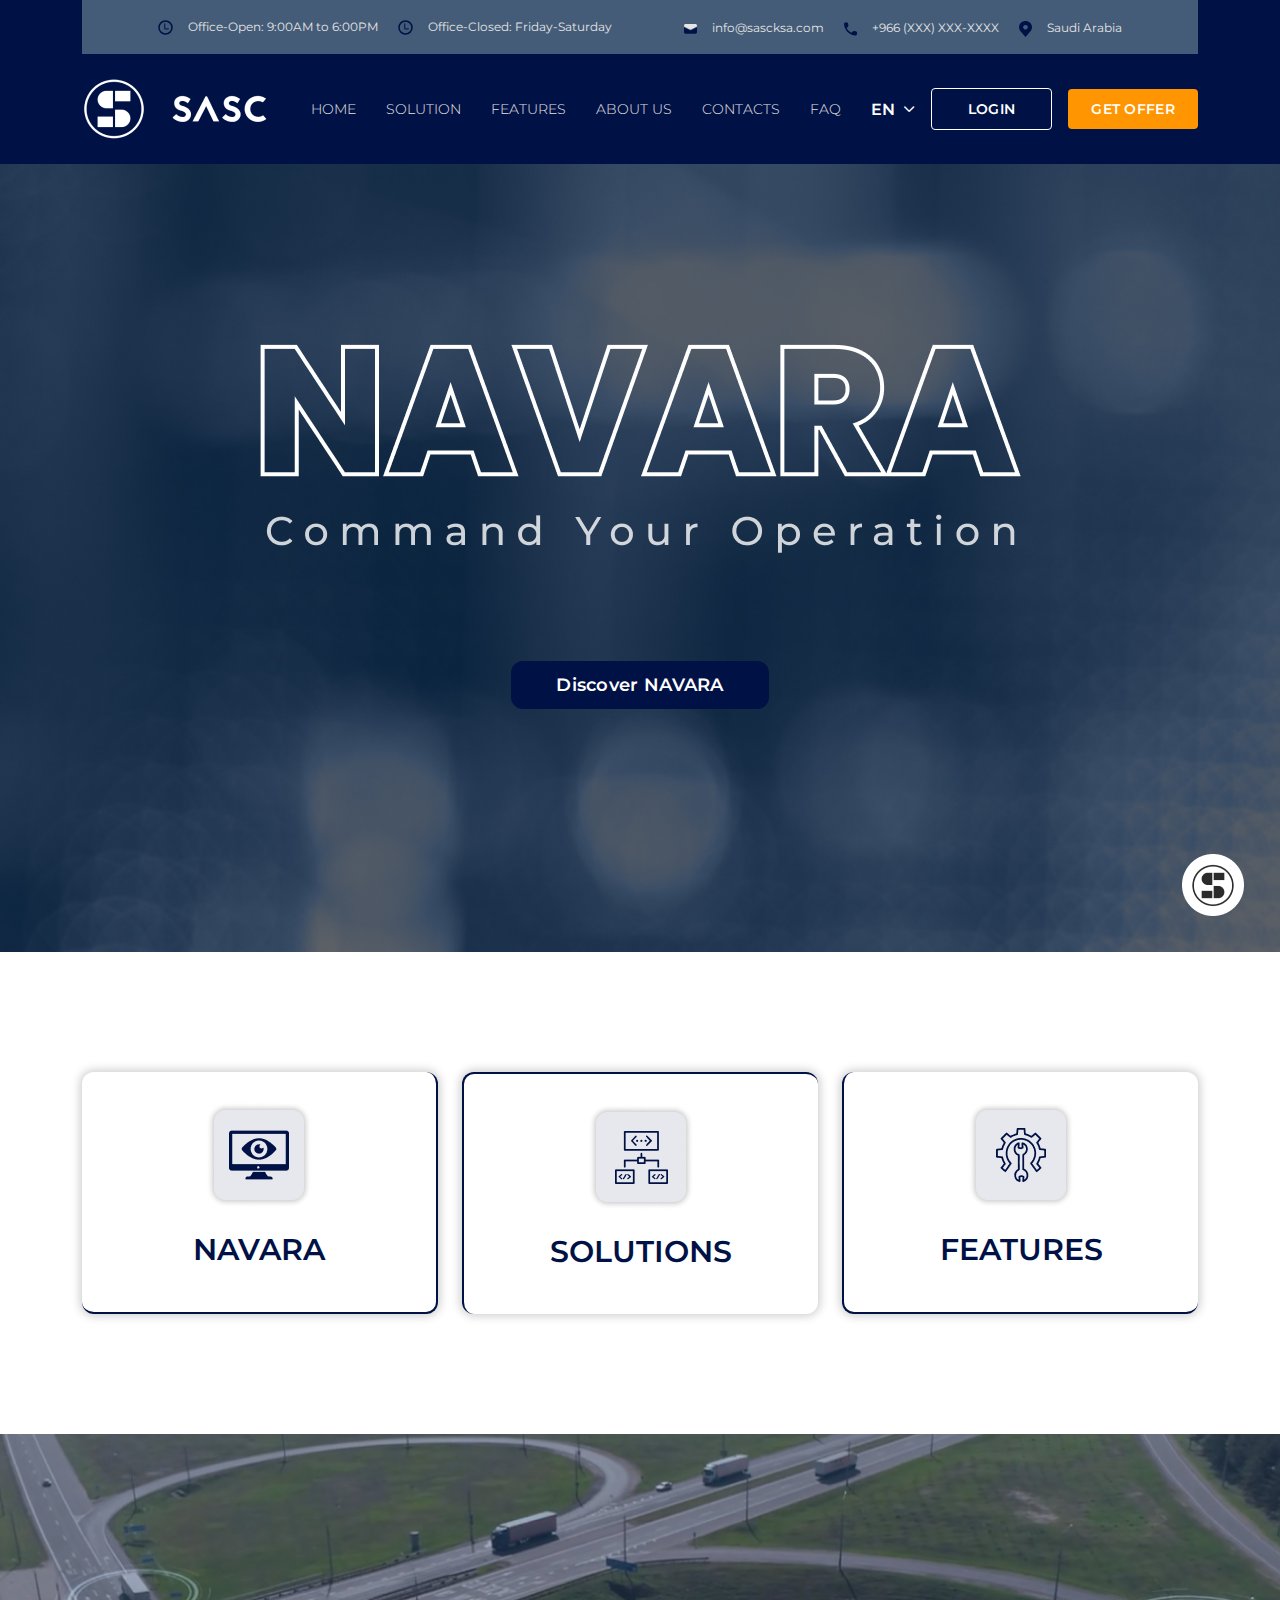
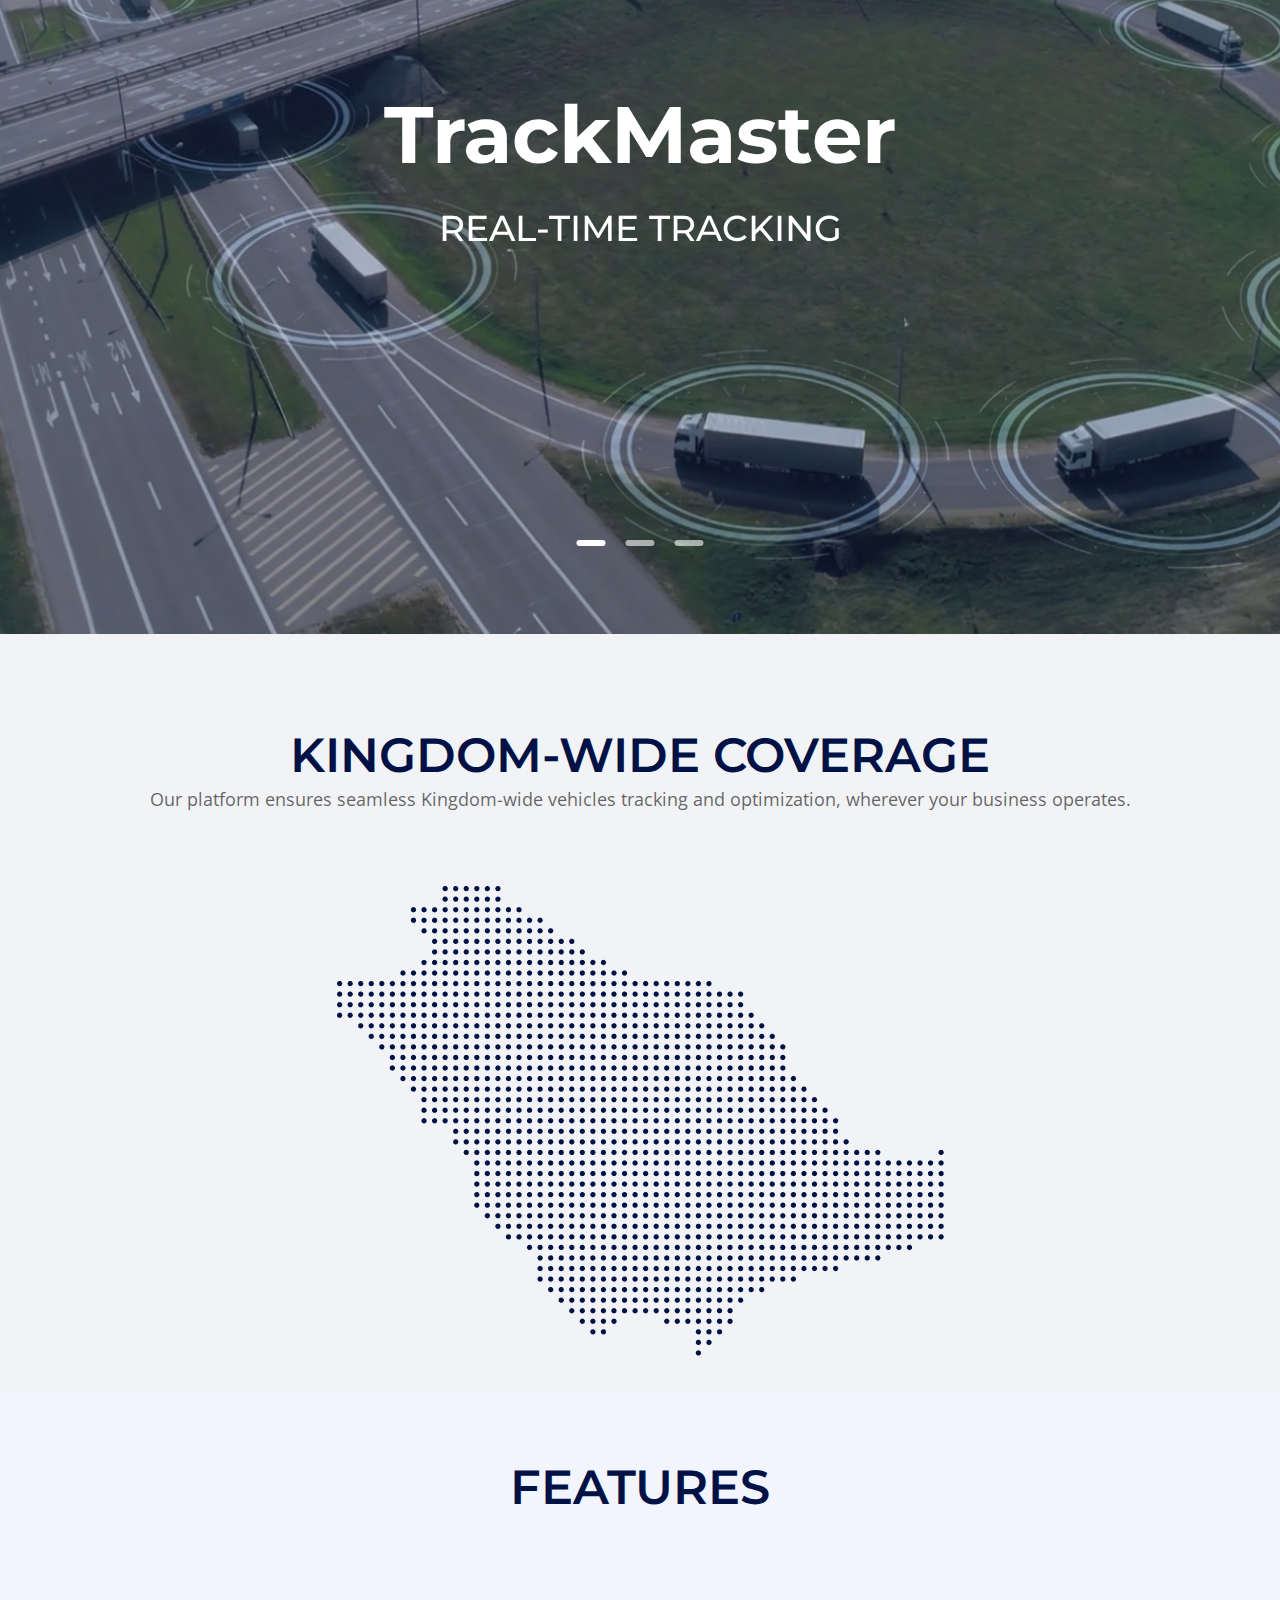
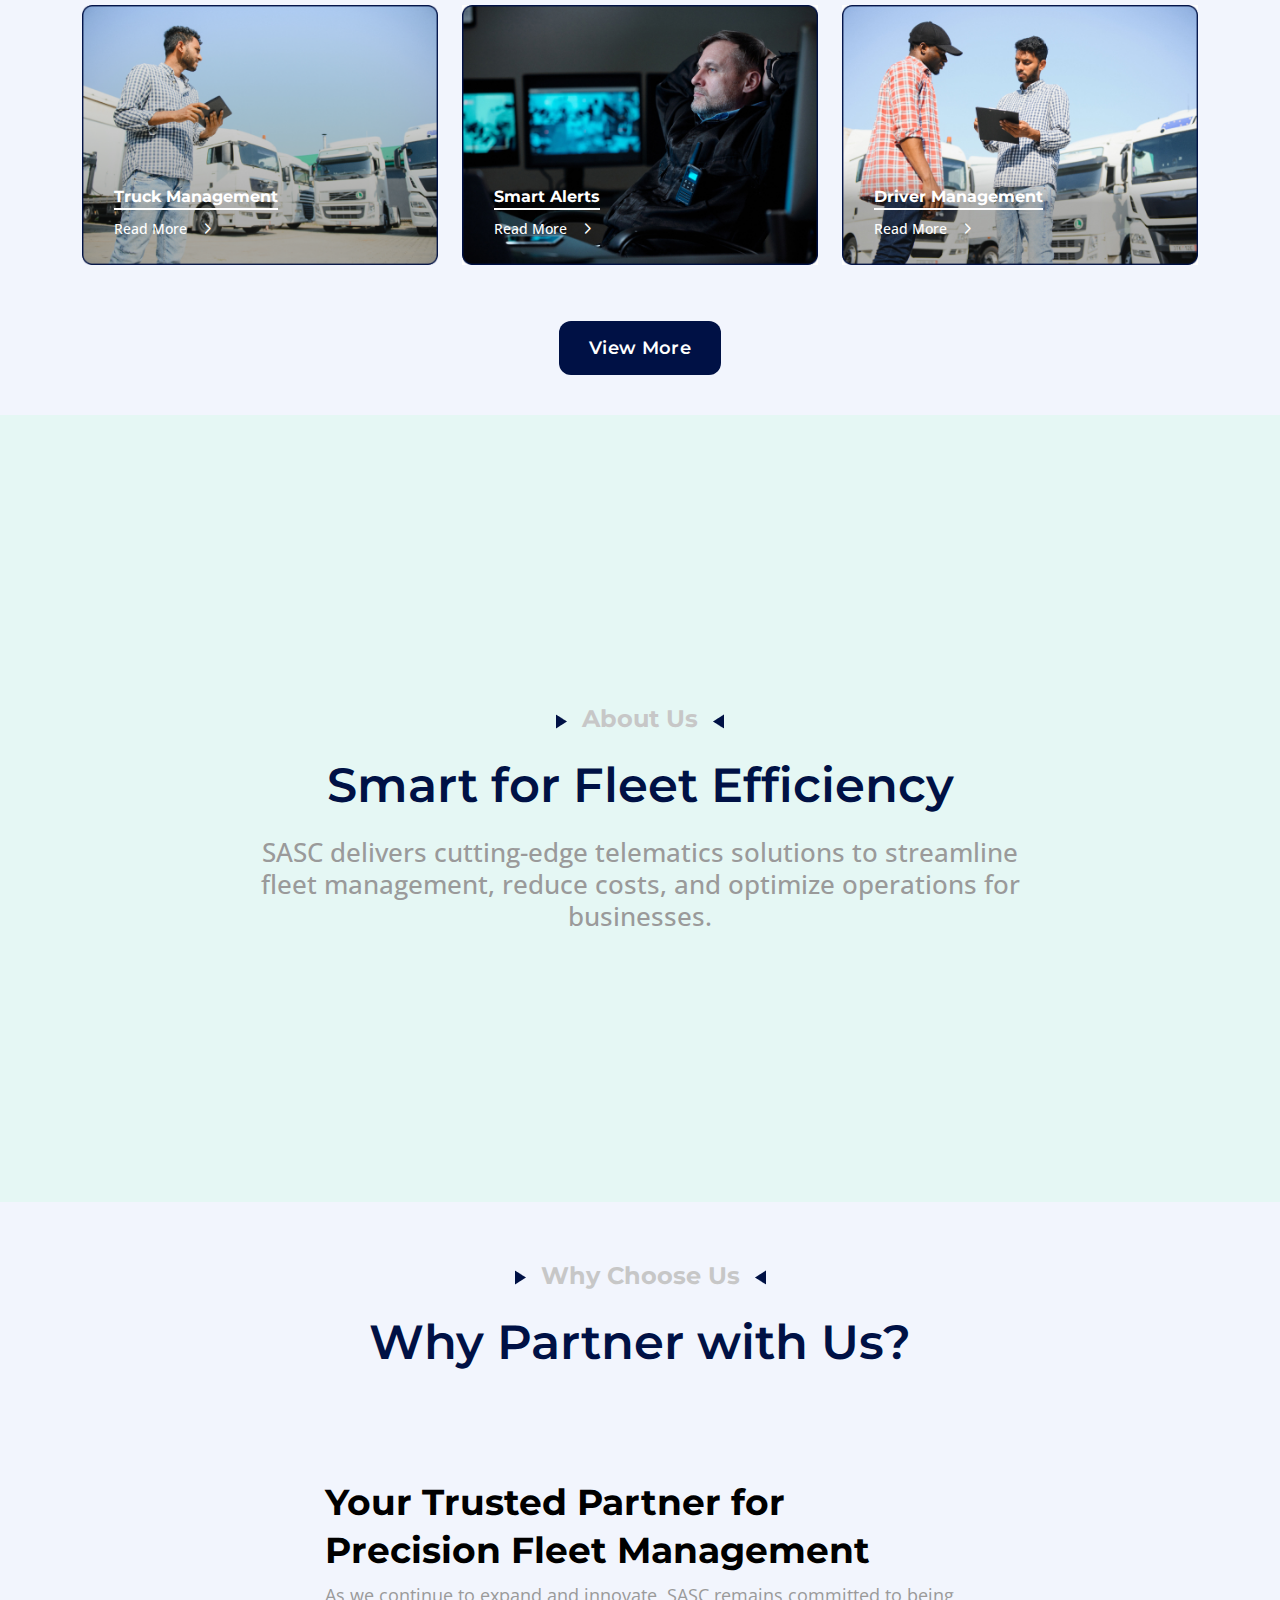
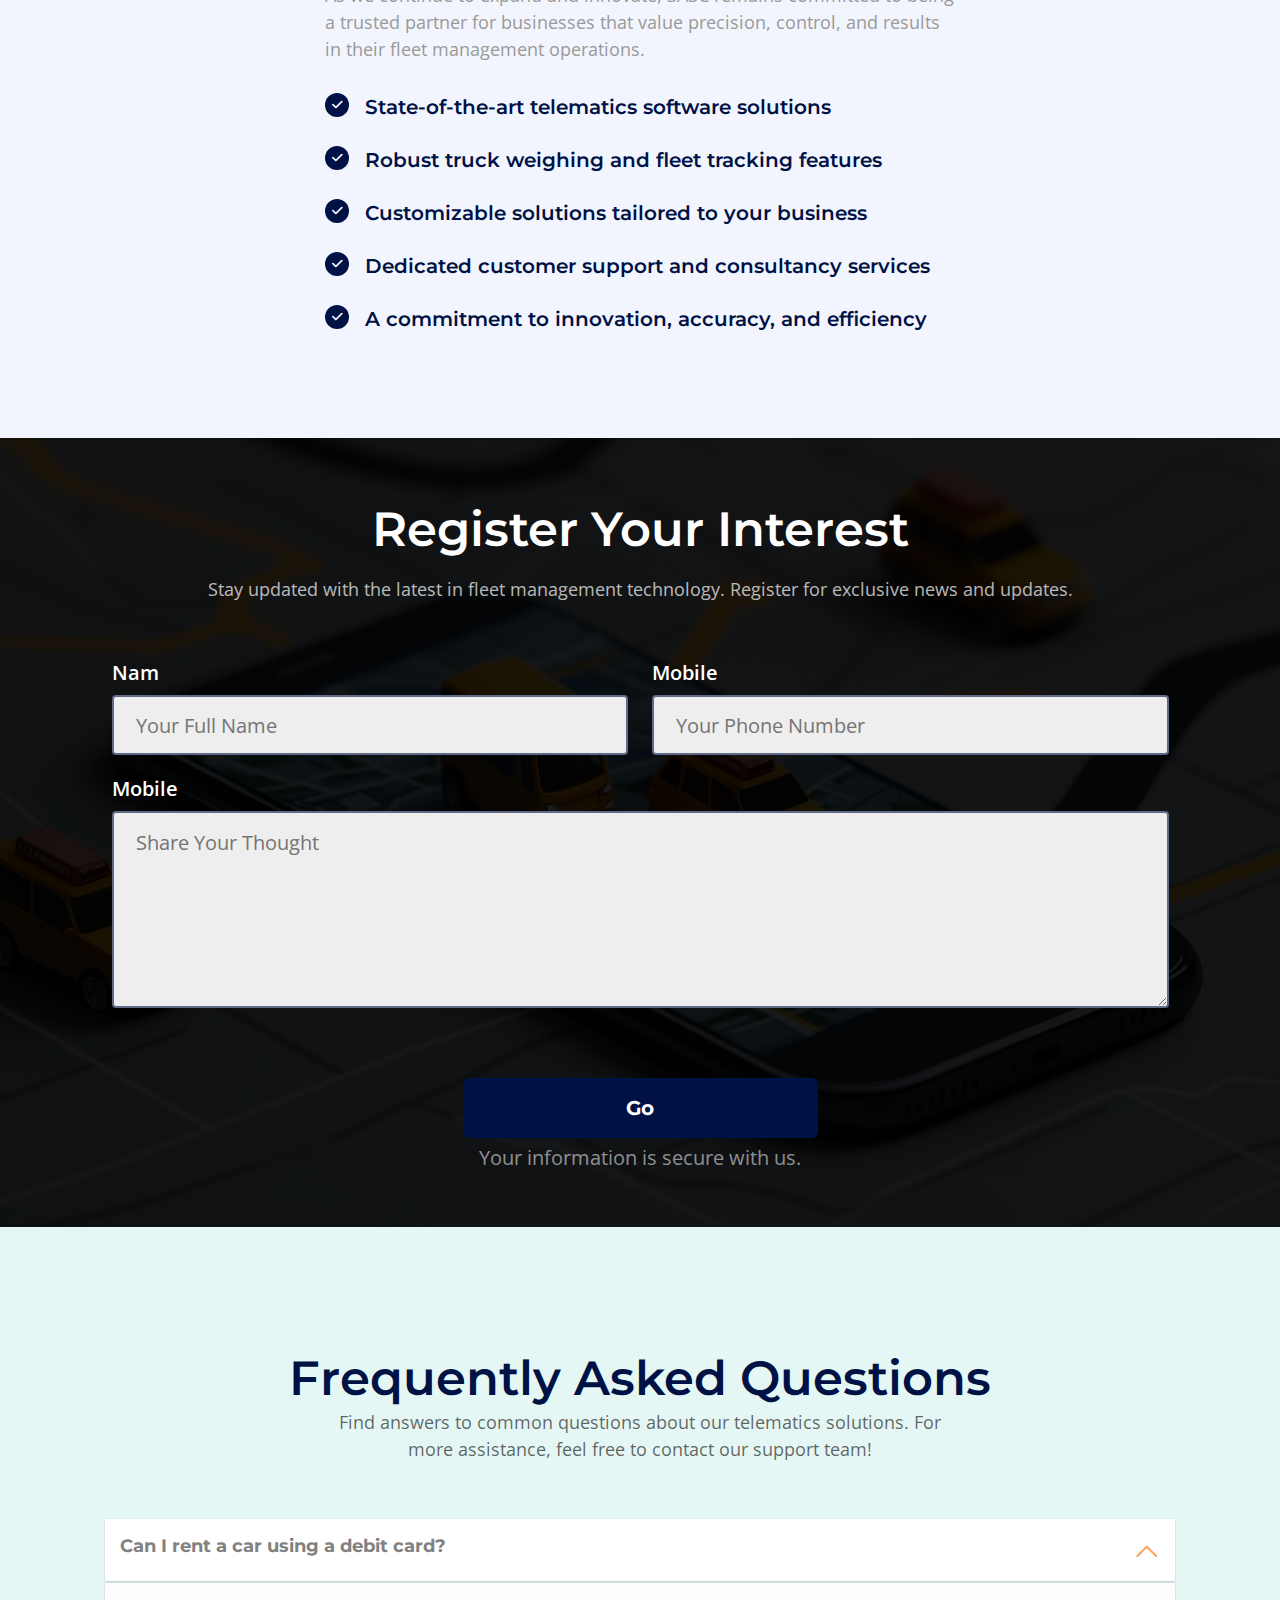
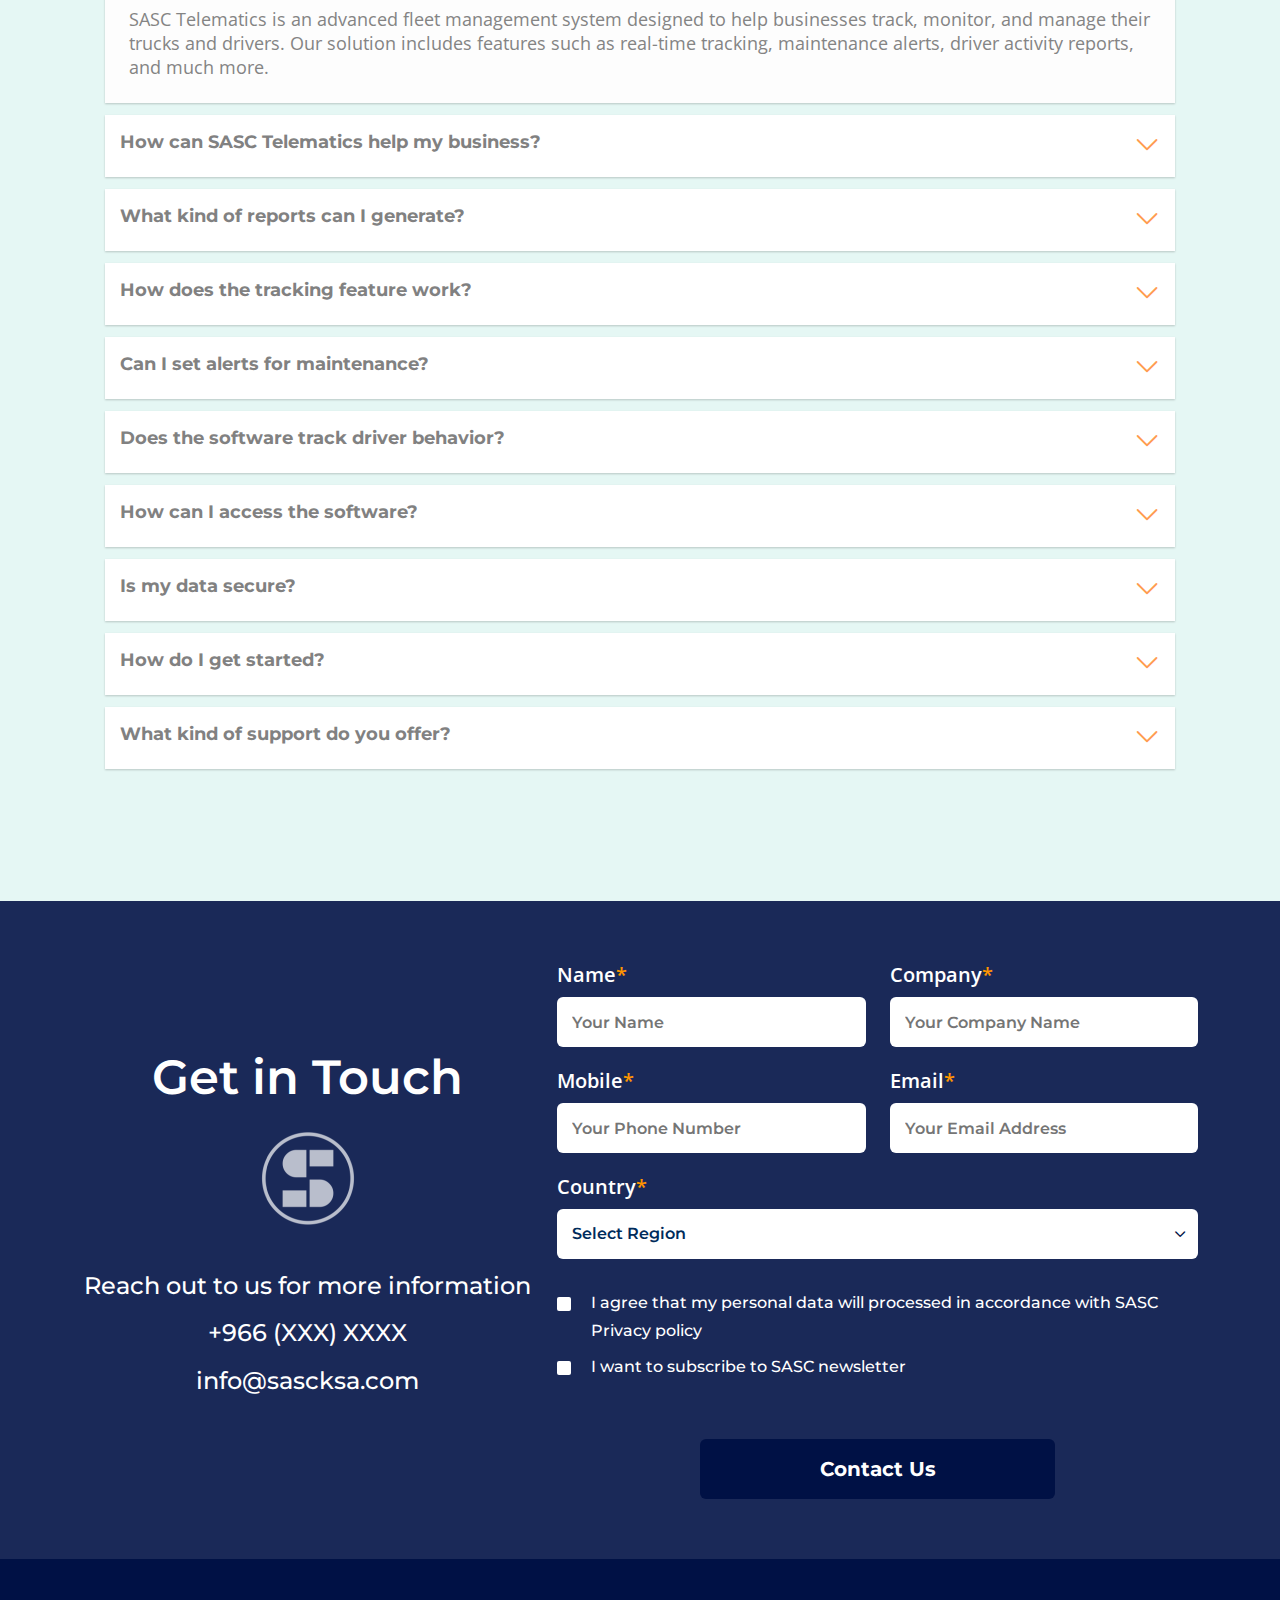
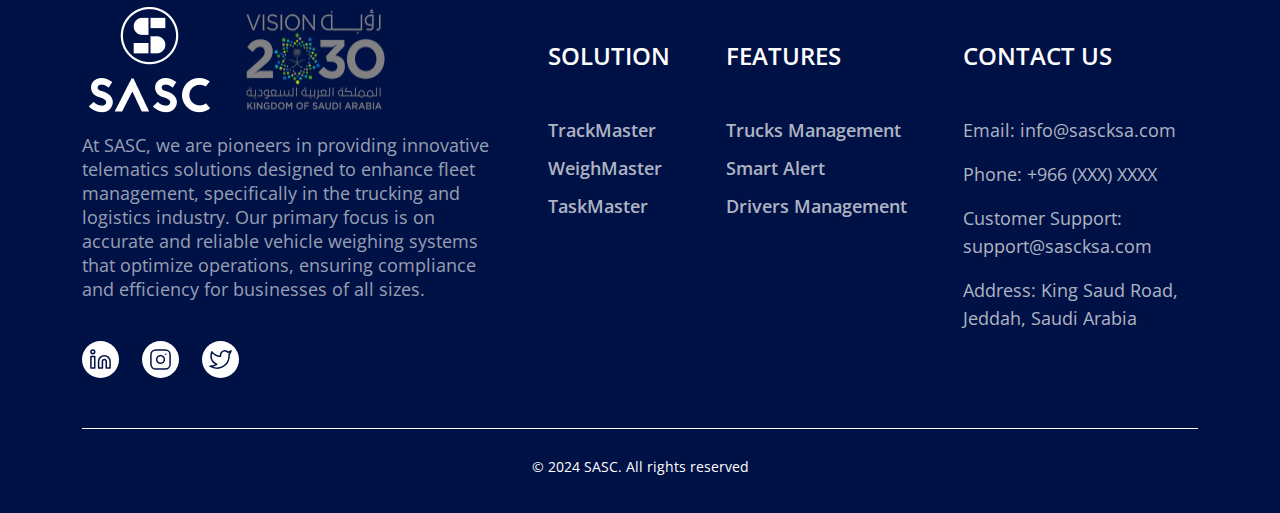
<file: index.html>
<!DOCTYPE html>
<html lang="en">
 <head>
    <meta charset="UTF-8">
    <meta http-equiv="X-UA-Compatible" content="IE=edge">
    <meta name="viewport" content="width=device-width, initial-scale=1.0">
    <title>Home</title>
    <!----- CSS here ----->
    <link rel="stylesheet" href="assets/css/all.min.css">
    <!----- All Min Css ------>
    <link rel="stylesheet" href="assets/css/fontawesome.min.css">
    <!----- Fontawesome Css ------>
    <link rel="stylesheet" href="assets/css/slick.css">
    <!----- Slick Css ------>
    <link rel="stylesheet" href="assets/css/spacer.css">
    <!----- Spacer Css ------>
    <link rel="stylesheet" href="assets/css/bootstrap.min.css">
    <!----- Boostrap Min Css ----->
    <link rel="stylesheet" href="style.css">
    <!--- Main CSS --->
   </head>

   <body>
     <div id="page">
    <!------- Html Start ------->

    <!--- Header Area Start --->
    <header class="site-header">
       <div class="header_topbar">
          <div class="container container-large">
              <div class="h-topbar-inner">
                <div class="h-topbar-info">
                  <ul>
                     <li><p><img src="assets/images/clock.svg" alt=""> Office-Open: 9:00AM to 6:00PM</p></li>
                     <li class="d-lg-none d-xl-block"><p><img src="assets/images/clock.svg" alt=""> Office-Closed: Friday-Saturday</p></li>
                  </ul>
               </div>
               <div class="h-topbar-info">
                 <ul>
                    <li><a href="mailto:info@sascksa.com"><img src="assets/images/envelope.svg" alt=""> info@sascksa.com</a></li>
                    <li><a href="tel:+966 (XXX) XXX-XXXX"><img src="assets/images/phone.svg" alt=""> +966 (XXX) XXX-XXXX</a></li>
                    <li><a href="#"><img src="assets/images/location.svg" alt=""> Saudi Arabia</a></li>
                 </ul>
              </div>
              </div>
          </div>
       </div>
       <!-- Mian Header -->
       <div class="header-main">
          <div class="container">
            <div class="header-inline-wrapper">
              <div class="site-logo">
                <a href="index.html"><img src="assets/images/site-logo.png" alt=""></a>
            </div>
            <div class="header-right-wrapper">
              <div class="open-nav-menu">
                <span></span>
              </div>
              <div class="menu-overlay">
              </div>
              <!-- navigation menu start -->
              <div class="main-menu">
                <div class="close-nav-menu">
                  <img src="assets/images/close.svg" alt="close">
                </div>
                <ul class="menu">
                  <li class="menu-item">
                      <a href="index.html">HOME</a>
                  </li>
                  <li class="menu-item">
                      <a href="solution-1.html">SOLUTION</a>
                  </li>
                  <li class="menu-item">
                      <a href="feature.html">FEATURES</a>
                  </li>
                  <li class="menu-item">
                      <a href="about.html">ABOUT US </a>
                  </li>
                  <li class="menu-item">
                      <a href="#">CONTACTS</a>
                  </li>
                  <li class="menu-item">
                      <a href="#">FAQ</a>
                  </li>
                </ul>
              </div>
              <!-- navigation menu end -->
              <div class="header-btn-wrap">
                <div class="custom-select">
                  <select>
                    <option value="">En</option>
                    <option value="">En</option>
                    <option value="">En</option>
                    <option value="">En</option>
                  </select>
                </div>
                  <a href="#" class="h-btn b-btn d-lg-none d-xl-block">LOGIN</a>
                  <a href="#" class="h-btn bg-btn">GET OFFER</a>
              </div>
            </div>
            </div>
          </div>
       </div>
    </header>
    <!--- Header Area End --->

    <!--- Hero Section Start --->
    <section class="hero-section p-relative" style="background-image: url(assets/images/hero-bg.jpg);">
      <div class="sec-brand-logo">
         <img src="assets/images/brand-logo.png" alt="">
      </div>
        <div class="container">
            <div class="row">
               <div class="col-12 text-center">
                   <div class="hero-content">
                      <div class="navara-text-wrap">
                         <img src="assets/images/navara-text.png" alt="">
                      </div>
                      <div class="hero-btn">
                         <a href="#" class="site-btn">Discover NAVARA</a>
                      </div>
                   </div>
               </div>
            </div>
        </div>
    </section>
    <!--- Hero Section End --->

    <!--- Service Three Column Section --->
    <section class="services-three-column-section pt-50 pb-50 pt-md-120 pb-md-120">
        <div class="container">
            <div class="row">
                <div class="col-12 col-md-4">
                   <div class="service-box service-box-1">
                      <div class="service-icon-box">
                          <img src="assets/images/box-icon-1.png" alt="">
                      </div>
                      <h3>NAVARA</h3>
                   </div>
                </div> 
                <div class="col-12 col-md-4">
                   <div class="service-box service-box-2">
                      <div class="service-icon-box">
                          <img src="assets/images/box-icon-2.png" alt="">
                      </div>
                      <h3>SOLUTIONS</h3>
                   </div>
                </div> 
                <div class="col-12 col-md-4">
                   <div class="service-box service-box-3">
                      <div class="service-icon-box">
                          <img src="assets/images/box-icon-3.png" alt="">
                      </div>
                      <h3>FEATURES</h3>
                   </div>
                </div> 
            </div>
        </div>
    </section>
    <!--- Service Three Column Section End --->

    <!--- Trackmaster Section Start --->
    <section class="trackmaster-section">
        <div class="trackmaster-slides-active">
          <div class="trackmaster-slides-bg" style="background-image: url(assets/images/trackmaster-bg.jpg);">
            <div class="container">
               <div class="trackmaster-content">
                  <h1>TrackMaster</h1>
                  <span>REAL-TIME TRACKING</span>
              </div>
            </div>
          </div>
          <div class="trackmaster-slides-bg" style="background-image: url(assets/images/trackmaster-bg.jpg);">
            <div class="container">
               <div class="trackmaster-content">
                  <h1>Developer</h1>
                  <span>REAL-TIME TRACKING</span>
              </div>
            </div>
          </div>
          <div class="trackmaster-slides-bg" style="background-image: url(assets/images/trackmaster-bg.jpg);">
            <div class="container">
               <div class="trackmaster-content">
                  <h1>TrackMaster</h1>
                  <span>REAL-TIME TRACKING</span>
              </div>
            </div>
          </div>
        </div>
    </section>
    <!--- Trackmaster Section End --->
    
    <!--- Kingdom Wide Section Start -->
    <section class="kingdom-wide-section pt-50 pb-20 pt-md-90 pb-md-35">
       <div class="container">
          <div class="row">
             <div class="col-12 text-center">
                <div class="section-title">
                   <h2>KINGDOM-WIDE COVERAGE</h2>
                   <p>Our platform ensures seamless Kingdom-wide vehicles tracking and optimization, wherever your business operates.</p>
                </div>
                <div class="kingdom-map-wrap">
                   <img src="assets/images/map.png" alt="">
                </div>
             </div>
          </div>
       </div>
    </section>
    <!--- Kingdom Wide Section End -->

    <!--- Features Section Start -->
    <section class="features-section pt-50 pb-20 pt-md-65 pb-md-40">
        <div class="container">
           <div class="row">
               <div class="col-12 text-center">
                  <div class="section-title">
                      <h2>FEATURES</h2>
                  </div>
               </div>
           </div>
           <div class="row">
              <div class="col-lg-4 col-md-6">
                 <div class="features-box-wrap">
                    <div class="feature-img">
                       <img src="assets/images/feature-img-1.jpg" alt="">
                    </div>
                    <div class="features-content">
                        <h5>Truck Management</h5>
                        <a href="#" class="read-more-btn">Read More <i class="fa-regular fa-angle-right"></i></a>
                    </div>
                 </div>
              </div>
              <div class="col-lg-4 col-md-6">
                 <div class="features-box-wrap">
                    <div class="feature-img">
                       <img src="assets/images/feature-img-2.jpg" alt="">
                    </div>
                    <div class="features-content">
                        <h5>Smart Alerts</h5>
                        <a href="#" class="read-more-btn">Read More <i class="fa-regular fa-angle-right"></i></a>
                    </div>
                 </div>
              </div>
              <div class="col-lg-4 col-md-6">
                 <div class="features-box-wrap">
                    <div class="feature-img">
                       <img src="assets/images/feature-img-3.jpg" alt="">
                    </div>
                    <div class="features-content">
                        <h5>Driver Management</h5>
                        <a href="#" class="read-more-btn">Read More <i class="fa-regular fa-angle-right"></i></a>
                    </div>
                 </div>
              </div>
           </div>
           <div class="features-btn text-center">
               <a href="#" class="site-btn">View More</a>
           </div>
        </div>
    </section>
    <!--- Features Section End -->

    <!--- About Us Section Start -->
    <section class="about-us-section">
       <div class="container">
          <div class="row">
             <div class="col-12 text-center">
                <div class="section-title about_title">
                  <h4 class="sec_subtitle">
                     <h4 class="sec_subtitle">
                         <span><img src="assets/images/play-arrow-left.png" alt=""></span>
                         <div>About Us</div>
                         <span><img src="assets/images/play-arrow-right.png" alt=""></span>
                     </h4>
                  </h4>
                   <h2>Smart   for Fleet Efficiency</h2>
                   <p>SASC delivers cutting-edge telematics solutions to streamline<br/> fleet management, reduce costs, and optimize operations for<br/> businesses.</p>
                </div>
             </div>
          </div>
       </div>
    </section>
    <!--- About Us Section End -->

    <!--- Why Choose Us Section Start -->
    <section class="why-choose-section pt-50 pb-50 pt-md-60 pb-md-105">
       <div class="container">
          <div class="row">
             <div class="col-12 text-center">
               <div class="section-title">
                  <h4 class="sec_subtitle">
                      <span><img src="assets/images/play-arrow-left.png" alt=""></span>
                      <div>Why Choose Us</div>
                      <span><img src="assets/images/play-arrow-right.png" alt=""></span>
                  </h4>
                  <h2>Why Partner with Us?</h2>
               </div>
             </div>
          </div>
          <div class="row">
             <div class="col-12">
                 <div class="why-choose-content-wrap">
                     <h3>Your Trusted Partner for Precision Fleet Management</h3>
                     <p>As we continue to expand and innovate, SASC remains committed to being a trusted partner for businesses that value precision, control, and results in their fleet management operations.</p>
                     <ul class="choose-content-list">
                        <li>State-of-the-art telematics software solutions</li>
                        <li>Robust truck weighing and fleet tracking features</li>
                        <li>Customizable solutions tailored to your business</li>
                        <li>Dedicated customer support and consultancy services</li>
                        <li>A commitment to innovation, accuracy, and efficiency</li>
                     </ul>
                 </div>
             </div>
          </div>
       </div>
    </section>
    <!--- Why Choose Us Section End -->

    <!--- Your Interest Section Start -->
    <section class="your-interest-section" style="background-image: url(assets/images/from-bg.png);">
       <div class="container">
          <div class="row">
             <div class="col-12 text-center">
                <div class="section-title interest_title">
                   <h2>Register Your Interest</h2>
                   <p>Stay updated with the latest in fleet management technology. Register for exclusive news and updates.</p>
                </div>
                <!-- Interest Form -->
                <div class="your-interest-form">
                  <form action="post">
                     <div class="row">
                        <div class="col-12 col-md-6">
                           <div class="field">
                              <label for="nam">Nam</label>
                              <input id="nam" type="text" placeholder="Your Full Name">
                           </div>
                        </div>
                        <div class="col-12 col-md-6">
                           <div class="field">
                              <label for="phone">Mobile</label>
                              <input id="phone" type="text" placeholder="Your Phone Number">
                           </div>
                        </div>
                        <div class="col-12">
                           <div class="field">
                              <label for="message">Mobile</label>
                               <textarea id="message" placeholder="Share Your Thought"></textarea>
                           </div>
                        </div>
                        <div class="col-12">
                            <div class="field field-submit">
                                <button type="submit" class="submit-btn">Go</button>
                                <span>Your information is secure with us.</span>
                            </div>
                        </div>
                     </div>
                  </form>
                </div>
             </div>
          </div>
       </div>
    </section>
    <!--- Your Interest Section End -->

    <!--- Asked Questions Section Start -->
    <section class="asked-question-section pt-50 pb-50 pt-md-120 pb-md-120">
        <div class="container">
           <div class="row">
              <div class="col-12 text-center">
                 <div class="section-title">
                    <h2>Frequently Asked Questions</h2>
                    <p>Find answers to common questions about our telematics solutions. For<br/> more assistance, feel free to contact our support team!</p>
                 </div>
                 <!-- Accordion -->
                   <!-- Accordion -->
                   <div class="accordion">
                     <div class="accordion-box">
                        <div class="accordion-title active">
                           <h5>Can I rent a car using a debit card?</h5>
                           <span>
                              <i class="fa-thin fa-angle-down"></i>
                           </span>
                        </div>
                        <div class="accordion-content">
                           <p>SASC Telematics is an advanced fleet management system designed to help businesses track, monitor, and manage their trucks and drivers. Our solution includes features such as real-time tracking, maintenance alerts, driver activity reports, and much more.</p>
                        </div>
                     </div>
                     <div class="accordion-box">
                        <div class="accordion-title">
                           <h5>How can SASC Telematics help my business?</h5>
                           <span>
                              <i class="fa-thin fa-angle-down"></i>
                           </span>
                        </div>
                        <div class="accordion-content">
                           <p>SASC Telematics is an advanced fleet management system designed to help businesses track, monitor, and manage their trucks and drivers. Our solution includes features such as real-time tracking, maintenance alerts, driver activity reports, and much more.</p>
                        </div>
                     </div>
                     <div class="accordion-box">
                        <div class="accordion-title">
                           <h5>What kind of reports can I generate?</h5>
                           <span>
                              <i class="fa-thin fa-angle-down"></i>
                           </span>
                        </div>
                        <div class="accordion-content">
                           <p>SASC Telematics is an advanced fleet management system designed to help businesses track, monitor, and manage their trucks and drivers. Our solution includes features such as real-time tracking, maintenance alerts, driver activity reports, and much more.</p>
                        </div>
                     </div>
                     <div class="accordion-box">
                        <div class="accordion-title">
                           <h5>How does the tracking feature work?</h5>
                           <span>
                              <i class="fa-thin fa-angle-down"></i>
                           </span>
                        </div>
                        <div class="accordion-content">
                           <p>SASC Telematics is an advanced fleet management system designed to help businesses track, monitor, and manage their trucks and drivers. Our solution includes features such as real-time tracking, maintenance alerts, driver activity reports, and much more.</p>
                        </div>
                     </div>
                     <div class="accordion-box">
                        <div class="accordion-title">
                           <h5>Can I set alerts for maintenance?</h5>
                           <span>
                              <i class="fa-thin fa-angle-down"></i>
                           </span>
                        </div>
                        <div class="accordion-content">
                           <p>SASC Telematics is an advanced fleet management system designed to help businesses track, monitor, and manage their trucks and drivers. Our solution includes features such as real-time tracking, maintenance alerts, driver activity reports, and much more.</p>
                        </div>
                     </div>
                     <div class="accordion-box">
                        <div class="accordion-title">
                           <h5>Does the software track driver behavior?</h5>
                           <span>
                              <i class="fa-thin fa-angle-down"></i>
                           </span>
                        </div>
                        <div class="accordion-content">
                           <p>SASC Telematics is an advanced fleet management system designed to help businesses track, monitor, and manage their trucks and drivers. Our solution includes features such as real-time tracking, maintenance alerts, driver activity reports, and much more.</p>
                        </div>
                     </div>
                     <div class="accordion-box">
                        <div class="accordion-title">
                           <h5>How can I access the software?</h5>
                           <span>
                              <i class="fa-thin fa-angle-down"></i>
                           </span>
                        </div>
                        <div class="accordion-content">
                           <p>SASC Telematics is an advanced fleet management system designed to help businesses track, monitor, and manage their trucks and drivers. Our solution includes features such as real-time tracking, maintenance alerts, driver activity reports, and much more.</p>
                        </div>
                     </div>
                     <div class="accordion-box">
                        <div class="accordion-title">
                           <h5>Is my data secure?</h5>
                           <span>
                              <i class="fa-thin fa-angle-down"></i>
                           </span>
                        </div>
                        <div class="accordion-content">
                           <p>SASC Telematics is an advanced fleet management system designed to help businesses track, monitor, and manage their trucks and drivers. Our solution includes features such as real-time tracking, maintenance alerts, driver activity reports, and much more.</p>
                        </div>
                     </div>
                     <div class="accordion-box">
                        <div class="accordion-title">
                           <h5>How do I get started?</h5>
                           <span>
                              <i class="fa-thin fa-angle-down"></i>
                           </span>
                        </div>
                        <div class="accordion-content">
                           <p>SASC Telematics is an advanced fleet management system designed to help businesses track, monitor, and manage their trucks and drivers. Our solution includes features such as real-time tracking, maintenance alerts, driver activity reports, and much more.</p>
                        </div>
                     </div>
                     <div class="accordion-box">
                        <div class="accordion-title">
                           <h5>What kind of support do you offer?</h5>
                           <span>
                              <i class="fa-thin fa-angle-down"></i>
                           </span>
                        </div>
                        <div class="accordion-content">
                           <p>SASC Telematics is an advanced fleet management system designed to help businesses track, monitor, and manage their trucks and drivers. Our solution includes features such as real-time tracking, maintenance alerts, driver activity reports, and much more.</p>
                        </div>
                     </div>
                  </div>
              </div>
           </div>
        </div>
    </section>
    <!--- Asked Questions Section End -->

    <!--- Get In Touch Section Start -->
    <section class="get-in-touch-section pt-50 pb-50 pt-md-60 pb-md-60">
       <div class="container">
          <div class="row align-items-md-center">
             <div class="col-12 col-lg-5 text-center">
                <div class="get-in-touch-content">
                   <div class="section-title">
                      <h2>Get in Touch</h2>
                      <span><img src="assets/images/brand-icon-white.png" alt=""></span>
                      <p>Reach out to us for more information</p>
                   </div>
                   <div class="get-in-info">
                      <a href="tel:+966 (XXX) XXXX">+966 (XXX) XXXX</a>
                      <a href="mailto:info@sascksa.com">info@sascksa.com</a>
                   </div>
                </div>
             </div>
             <div class="col-12 col-lg-7">
                <div class="get-in-form-wrap">
                   <form action="post">
                      <div class="row">
                          <div class="col-12 col-lg-6">
                             <div class="field get_field">
                                <label for="name">Name</label>
                                <input id="name" type="text" placeholder="Your Name">
                             </div>
                          </div>
                          <div class="col-12 col-lg-6">
                             <div class="field get_field">
                                <label for="company">Company</label>
                                <input id="company" type="text" placeholder="Your Company Name">
                             </div>
                          </div>
                          <div class="col-12 col-lg-6">
                             <div class="field get_field">
                                <label for="phone">Mobile</label>
                                <input id="phone" type="text" placeholder="Your Phone Number">
                             </div>
                          </div>
                          <div class="col-12 col-lg-6">
                             <div class="field get_field">
                                <label for="email">Email</label>
                                <input id="email" type="text" placeholder="Your Email Address">
                             </div>
                          </div>
                          <div class="col-12">
                             <div class="field get_field">
                                <label for="email">Country</label>
                                <div class="form-country-select">
                                   <select>
                                      <option value="1">Select Region</option>
                                      <option value="2">Select Region 2</option>
                                      <option value="3">Select Region 3</option>
                                      <option value="4">Select Region 4</option>
                                      <option value="5">Select Region 5</option>
                                   </select>
                                </div>
                             </div>
                          </div>
                          <div class="col-12">
                             <div class="field_checkbox">
                              <label>
                                 <input type="checkbox" id="option1">
                                 <span class="checkmark"></span>
                                 <p>I agree that my  personal data will  processed in accordance with SASC Privacy policy</p>
                               </label>
                              <label>
                                 <input type="checkbox" id="option1">
                                 <span class="checkmark"></span>
                                 <p>I want to subscribe to SASC newsletter</p>
                               </label>
                             </div>
                          </div>
                          <div class="col-12 text-center">
                           <div class="field field-submit">
                               <button type="submit" class="submit-btn">Contact Us</button>
                           </div>
                       </div>
                      </div>
                   </form>
                </div>
             </div>
          </div>
       </div>
    </section>
    <!--- Get In Touch Section End -->
  
    <!-- Footer Section Start -->
    <footer class="site-footer">
        <div class="container">
           <div class="footer-inline-wrap">
            <div class="footer-box">
               <div class="footer-logo-wrap">
                   <img src="assets/images/footer-white-logo.png" alt="">
                   <img src="assets/images/attachment-1.png" alt="">
               </div>
               <p class="footer-content">At SASC, we are pioneers in providing innovative telematics solutions designed to enhance fleet management, specifically in the trucking and logistics industry. Our primary focus is on accurate and reliable vehicle weighing systems that optimize operations, ensuring compliance and efficiency for businesses of all sizes.</p>
               <div class="footer-socials">
                  <a href="#"><img src="assets/images/linkedin.svg" alt=""></a>
                  <a href="#"><img src="assets/images/instagram.svg" alt=""></a>
                  <a href="#"><img src="assets/images/twitter.svg" alt=""></a>
               </div>
           </div>
            <div class="footer-box">
               <h3 class="widget-title">SOLUTION</h3>
               <ul class="footer-menu">
                   <li><a href="#">TrackMaster</a></li>
                   <li><a href="#">WeighMaster</a></li>
                   <li><a href="#">TaskMaster</a></li>
               </ul>
            </div>
            <div class="footer-box">
               <h3 class="widget-title">FEATURES</h3>
               <ul class="footer-menu">
                   <li><a href="#">Trucks Management</a></li>
                   <li><a href="#">Smart Alert</a></li>
                   <li><a href="#">Drivers Management</a></li>
               </ul>
            </div>
            <div class="footer-box">
               <h3 class="widget-title">CONTACT US</h3>
              <div class="footer-info"> 
                 <p><a href="mailto:Email: info@sascksa.com">Email: info@sascksa.com </a></p>
                 <p><a href="tel:+966 (XXX) XXXX">Phone: +966 (XXX) XXXX</a></p>
                 <p>Customer Support: support@sascksa.com</p>
                 <p>Address: King Saud Road, Jeddah, Saudi Arabia</p>
              </div>
            </div>
           </div>
           <!-- Footer Bottom -->
            <p class="copyright">© 2024 SASC. All rights reserved</p>
        </div>
    </footer>
    <!-- Footer Section End -->

    <!------ JS here ------>
    <script src="assets/js/jquery-3.7.1.min.js"></script>
    <!----- jquery js ----->
    <script src="assets/js/fontawesome.min.js"></script>
    <!----- fontawesome js ------>
    <script src="assets/js/bootstrap.min.js"></script>
    <!----- Bootstrap js ------>
    <script src="assets/js/slick.min.js"></script>
    <!----- slick js ------>
    <script src="assets/js/main.js"></script>
    <!------ main js ------>
   </div>
  </body>
</html>
</file>
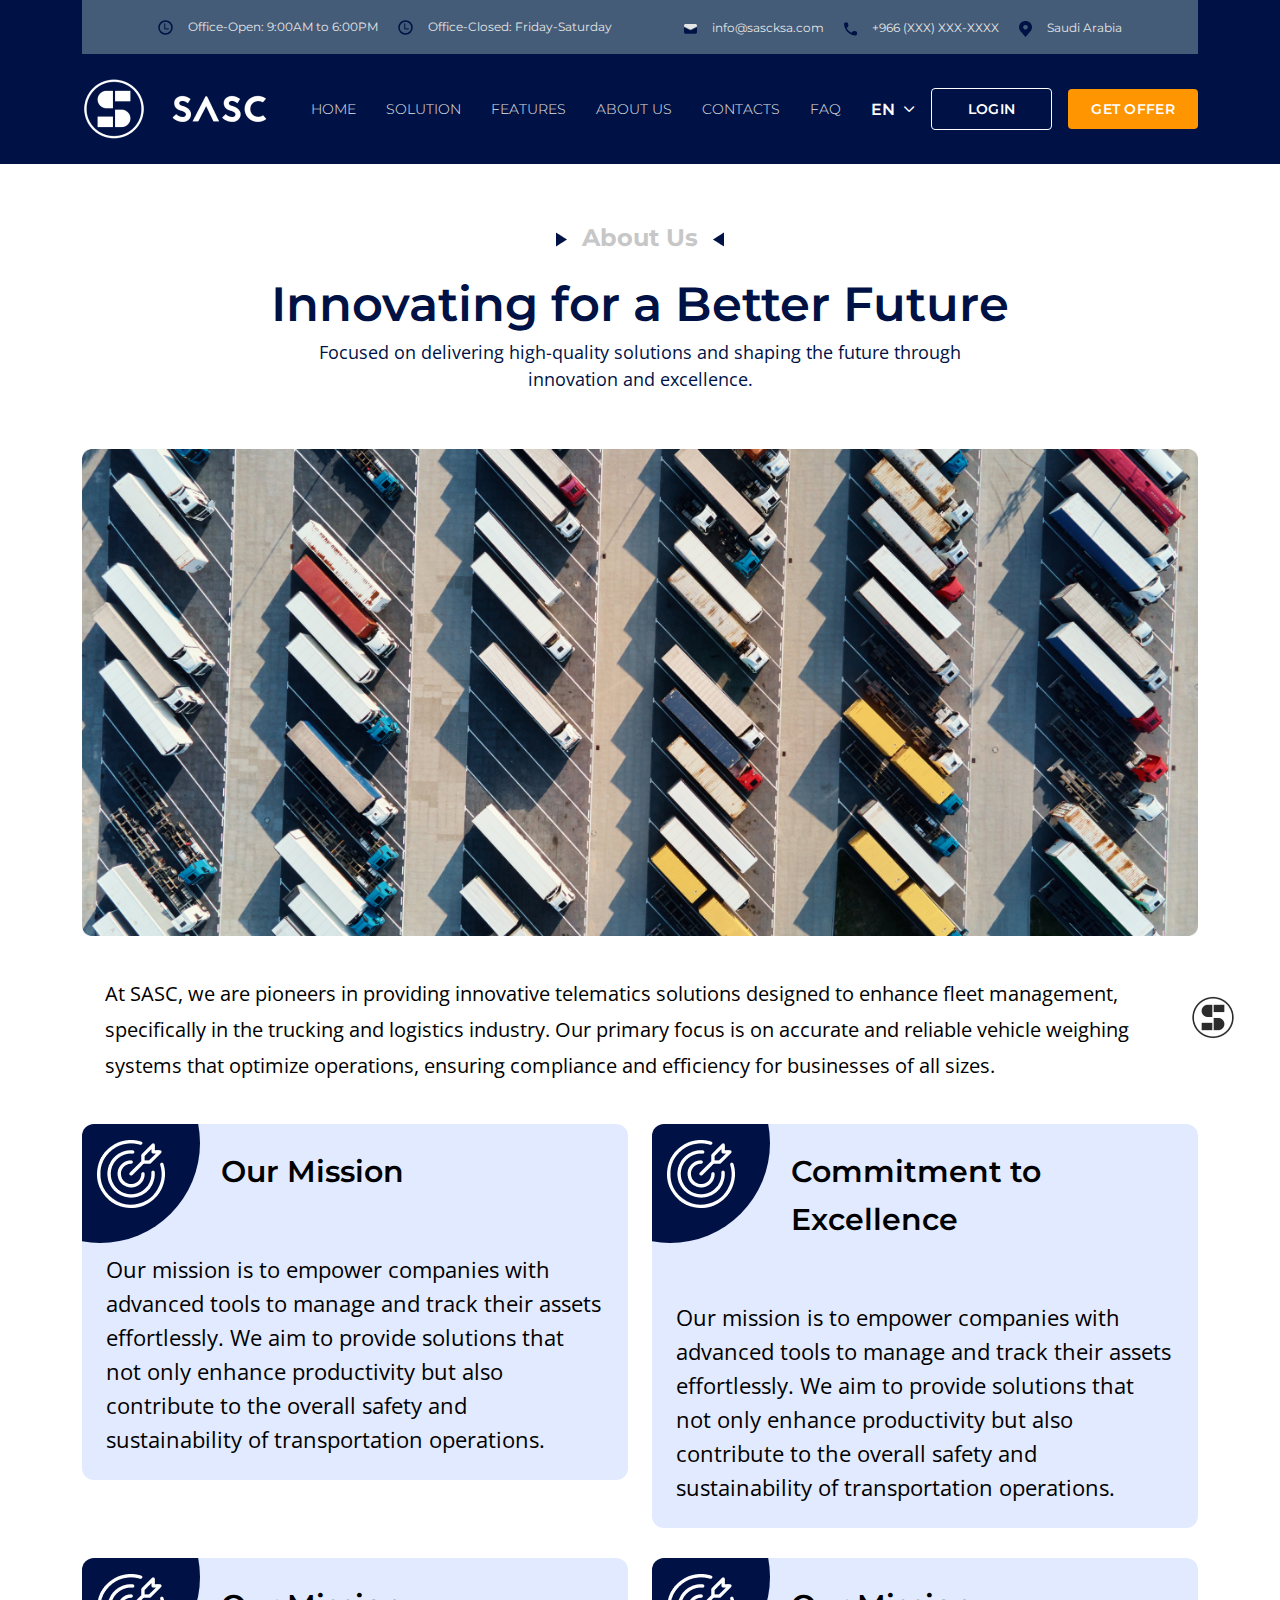
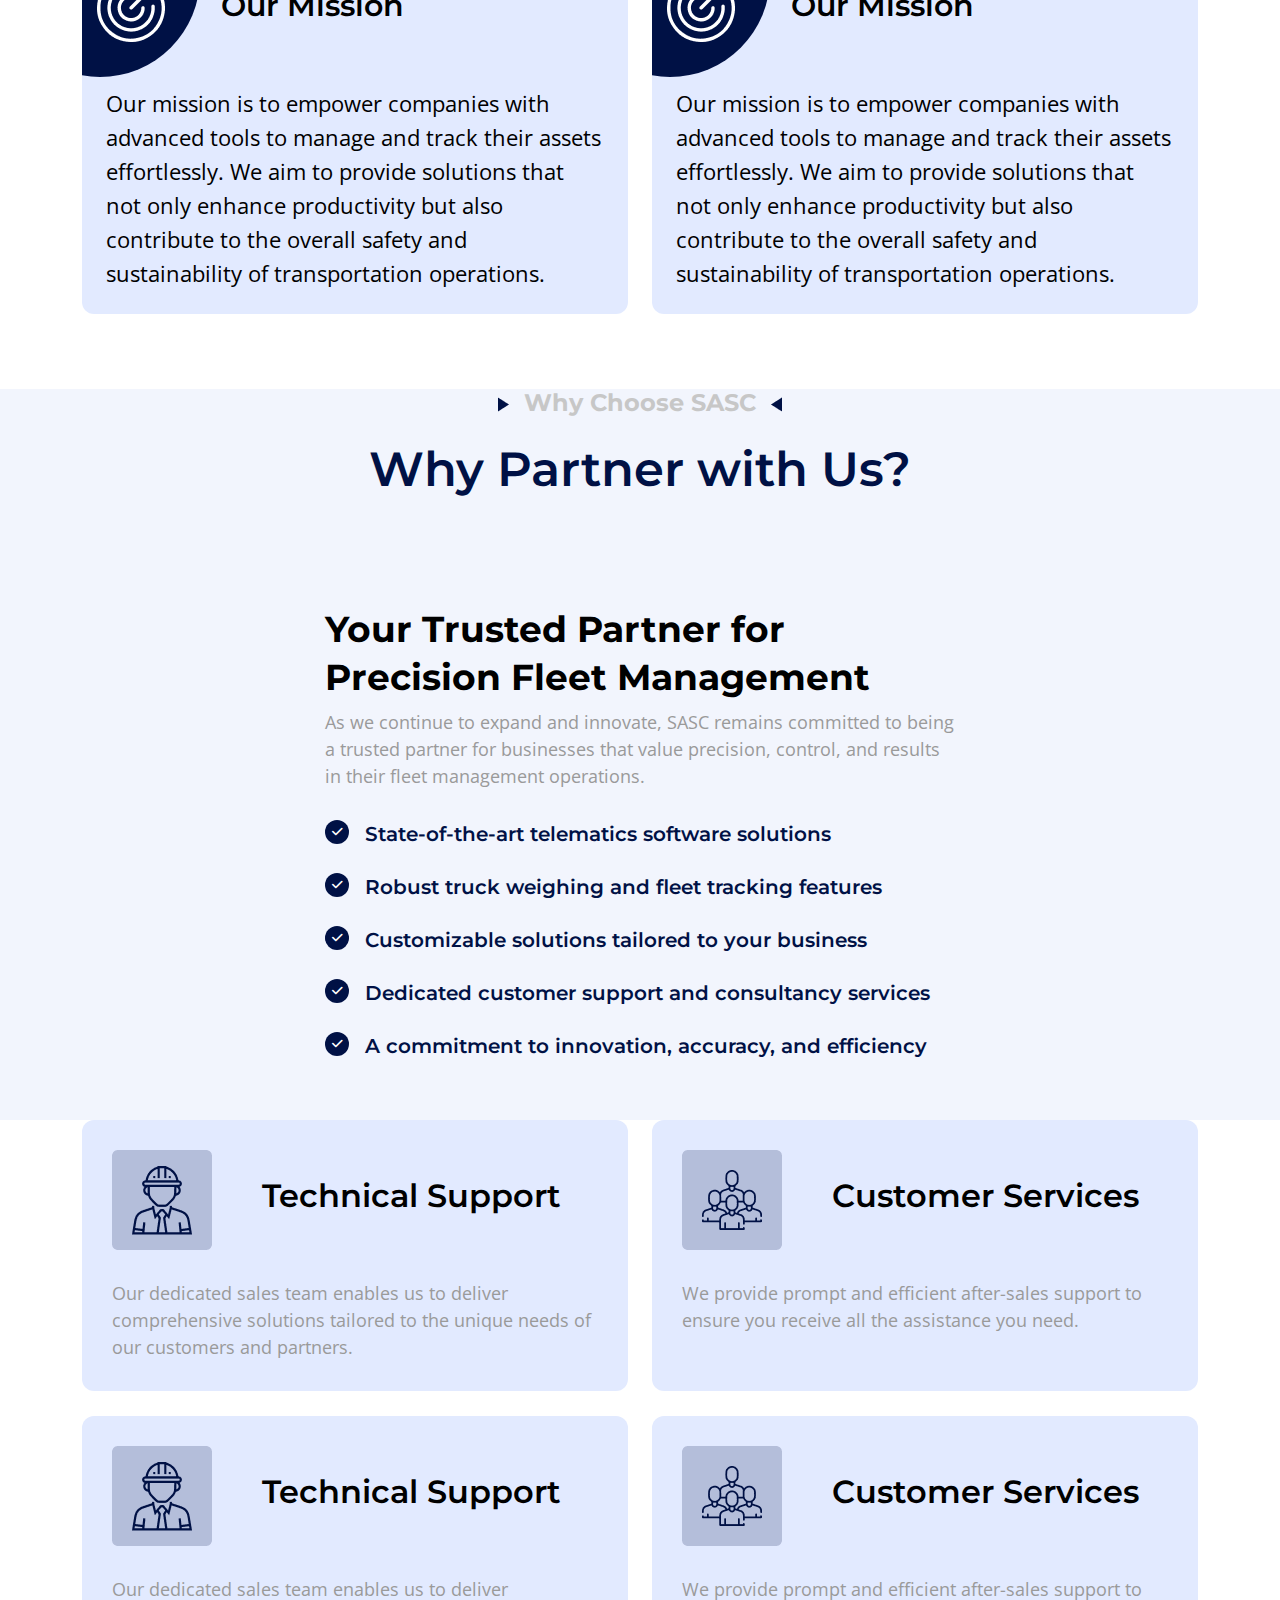
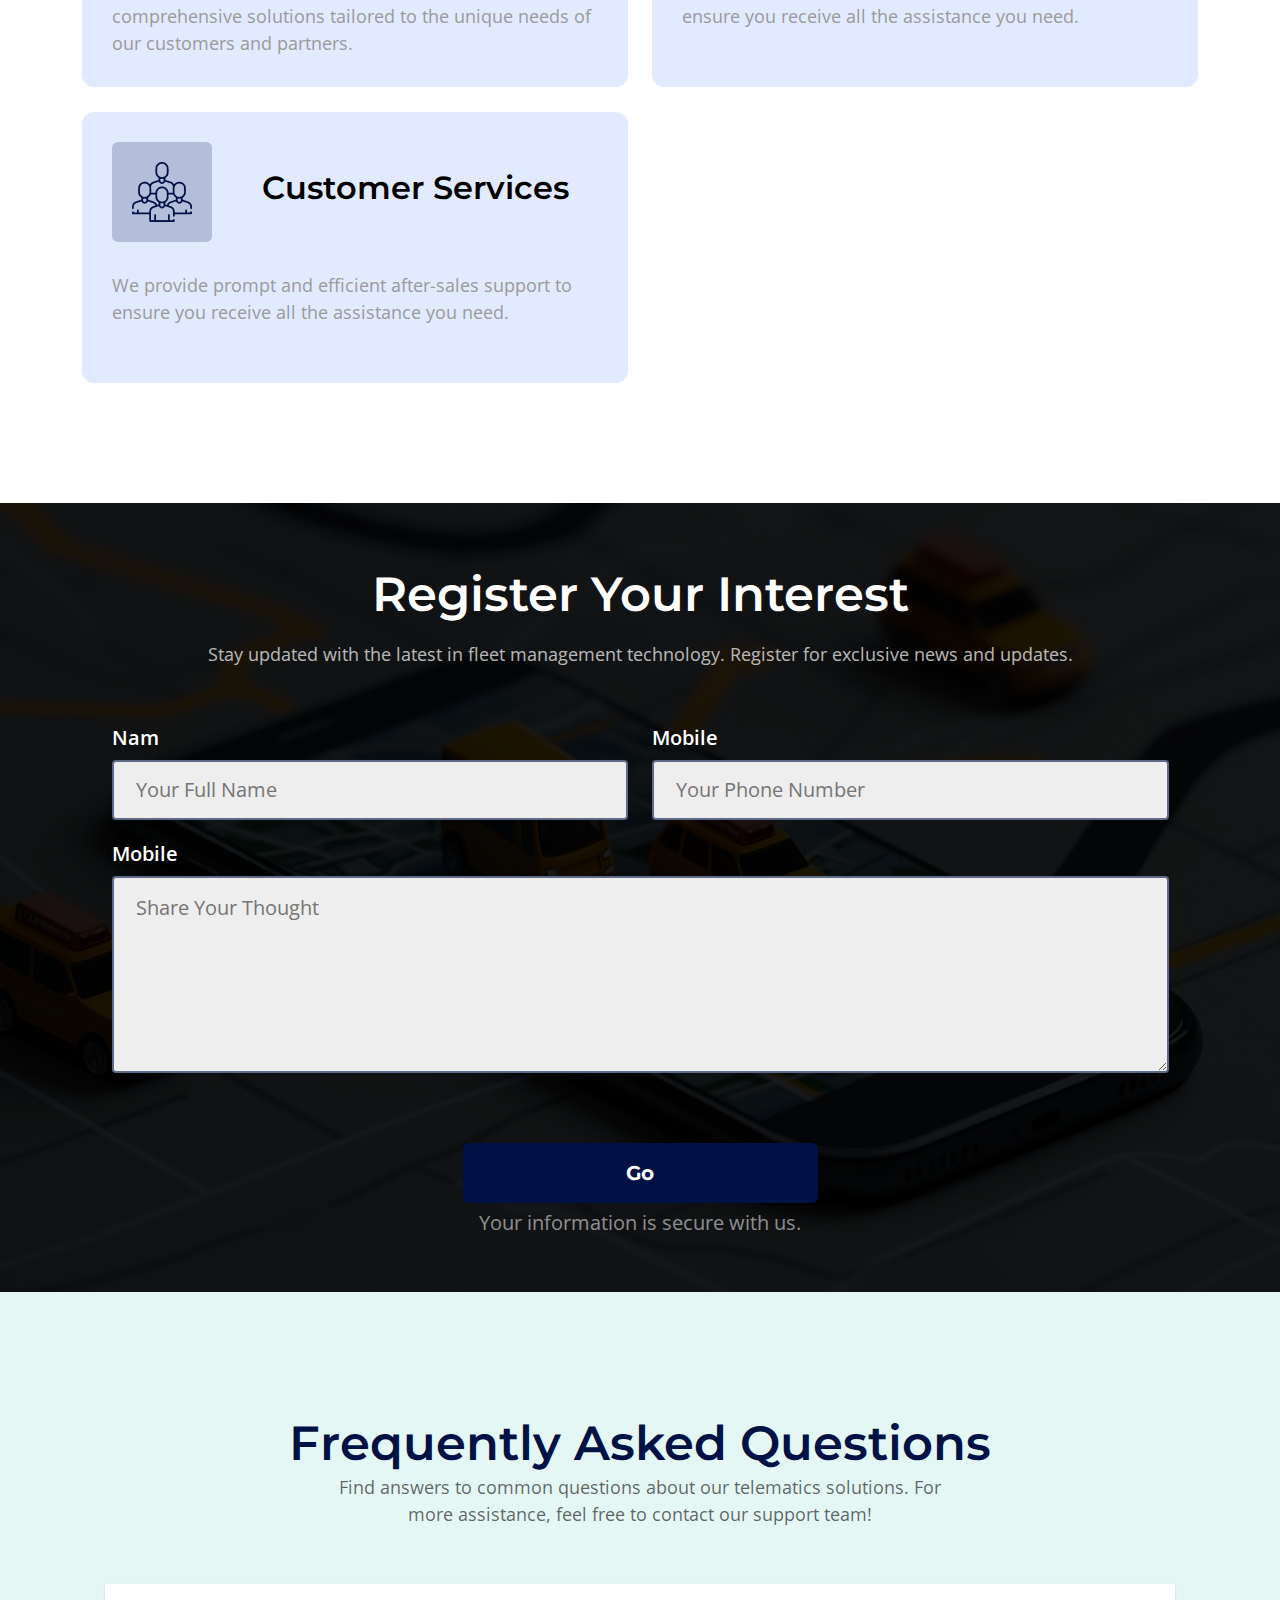
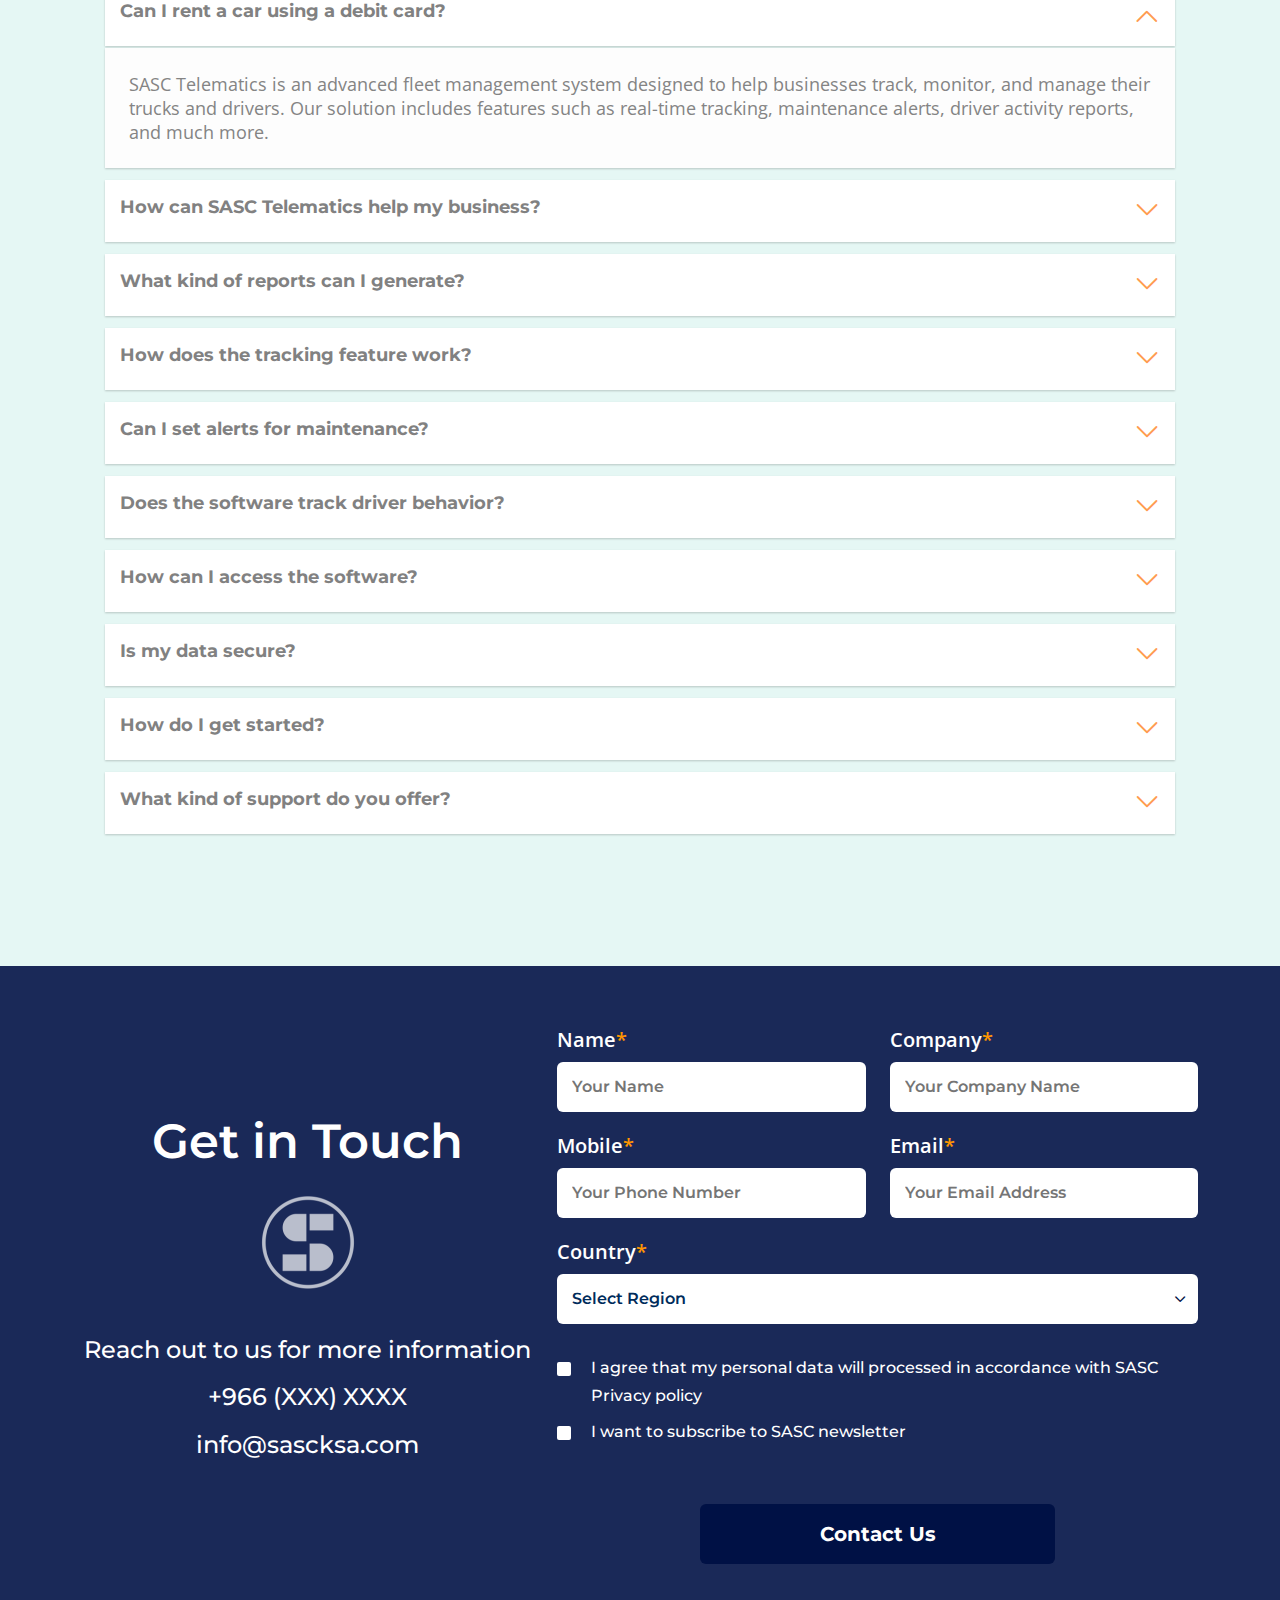
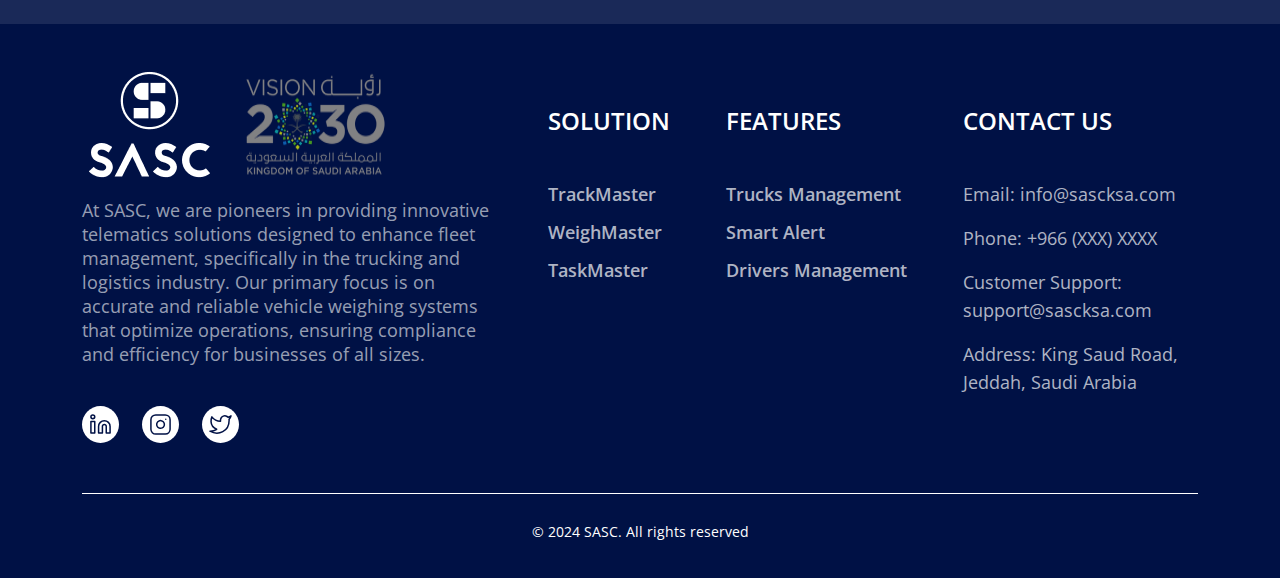
<file: about.html>
<!DOCTYPE html>
<html lang="en">
 <head>
    <meta charset="UTF-8">
    <meta http-equiv="X-UA-Compatible" content="IE=edge">
    <meta name="viewport" content="width=device-width, initial-scale=1.0">
    <title>About Us</title>
    <!----- CSS here ----->
    <link rel="stylesheet" href="assets/css/all.min.css">
    <!----- All Min Css ------>
    <link rel="stylesheet" href="assets/css/fontawesome.min.css">
    <!----- Fontawesome Css ------>
    <link rel="stylesheet" href="assets/css/slick.css">
    <!----- Slick Css ------>
    <link rel="stylesheet" href="assets/css/spacer.css">
    <!----- Spacer Css ------>
    <link rel="stylesheet" href="assets/css/bootstrap.min.css">
    <!----- Boostrap Min Css ----->
    <link rel="stylesheet" href="style.css">
    <!--- Main CSS --->
   </head>

   <body>
     <div id="page">
    <!------- Html Start ------->

    <!--- Header Area Start --->
    <header class="site-header">
       <div class="header_topbar">
          <div class="container container-large">
              <div class="h-topbar-inner">
                <div class="h-topbar-info">
                  <ul>
                     <li><p><img src="assets/images/clock.svg" alt=""> Office-Open: 9:00AM to 6:00PM</p></li>
                     <li class="d-lg-none d-xl-block"><p><img src="assets/images/clock.svg" alt=""> Office-Closed: Friday-Saturday</p></li>
                  </ul>
               </div>
               <div class="h-topbar-info">
                 <ul>
                    <li><a href="mailto:info@sascksa.com"><img src="assets/images/envelope.svg" alt=""> info@sascksa.com</a></li>
                    <li><a href="tel:+966 (XXX) XXX-XXXX"><img src="assets/images/phone.svg" alt=""> +966 (XXX) XXX-XXXX</a></li>
                    <li><a href="#"><img src="assets/images/location.svg" alt=""> Saudi Arabia</a></li>
                 </ul>
              </div>
              </div>
          </div>
       </div>
       <!-- Mian Header -->
       <div class="header-main">
          <div class="container">
            <div class="header-inline-wrapper">
              <div class="site-logo">
                <a href="index.html"><img src="assets/images/site-logo.png" alt=""></a>
            </div>
            <div class="header-right-wrapper">
              <div class="open-nav-menu">
                <span></span>
              </div>
              <div class="menu-overlay">
              </div>
              <!-- navigation menu start -->
              <div class="main-menu">
                <div class="close-nav-menu">
                  <img src="assets/images/close.svg" alt="close">
                </div>
                <ul class="menu">
                  <li class="menu-item">
                      <a href="index.html">HOME</a>
                  </li>
                  <li class="menu-item">
                      <a href="solution-1.html">SOLUTION</a>
                  </li>
                  <li class="menu-item">
                      <a href="feature.html">FEATURES</a>
                  </li>
                  <li class="menu-item">
                      <a href="about.html">ABOUT US </a>
                  </li>
                  <li class="menu-item">
                      <a href="#">CONTACTS</a>
                  </li>
                  <li class="menu-item">
                      <a href="#">FAQ</a>
                  </li>
                </ul>
              </div>
              <!-- navigation menu end -->
              <div class="header-btn-wrap">
                <div class="custom-select">
                  <select>
                    <option value="">En</option>
                    <option value="">En</option>
                    <option value="">En</option>
                    <option value="">En</option>
                  </select>
                </div>
                  <a href="#" class="h-btn b-btn d-lg-none d-xl-block">LOGIN</a>
                  <a href="#" class="h-btn bg-btn">GET OFFER</a>
              </div>
            </div>
            </div>
          </div>
       </div>
    </header>
    <!--- Header Area End --->

     <!--- About Us Section Start -->
     <section class="about-section p-relative pt-50 pt-md-60">
      <div class="sec-brand-logo">
         <img src="assets/images/brand-logo.png" alt="">
      </div>
        <div class="container">
         <div class="row">
            <div class="col-12 text-center">
               <div class="section-title about-title">
                  <h4 class="sec_subtitle">
                        <span><img src="assets/images/play-arrow-left.png" alt=""></span>
                        <div>About Us</div>
                        <span><img src="assets/images/play-arrow-right.png" alt=""></span>
                  </h4>
                  <h2>Innovating for a Better Future</h2>
                  <p>Focused on delivering high-quality solutions and shaping the future through<br/> innovation and excellence.</p>
               </div>
               <div class="about-contents-wrap">
                   <div class="about-img">
                       <img src="assets/images/about-bg.jpg" alt="">
                   </div>
                   <p>At SASC, we are pioneers in providing innovative telematics solutions designed to enhance fleet management, specifically in the trucking and logistics industry. Our primary focus is on accurate and reliable vehicle weighing systems that optimize operations, ensuring compliance and efficiency for businesses of all sizes.</p>
               </div>
            </div>
         </div>
           
        </div>
     </section>
     <!--- About Us Section End -->

     <!--- About Box Two Section Start -->
     <section class="about-two-box-section pt-30 pb-40 pt-md-40 pb-md-45">
         <div class="container">
             <div class="row">
                <div class="col-lg-6">
                   <div class="about-two-box-wrap mb-30">
                       <div class="about-icon-wrap">
                           <span><img src="assets/images/about-box-icon.png" alt=""></span>
                           <h5>Our Mission</h5>
                       </div>
                       <p>Our mission is to empower companies with advanced tools to manage and track their assets effortlessly. We aim to provide solutions that not only enhance productivity but also contribute to the overall safety and sustainability of transportation operations.</p>
                   </div>
                </div>
                <div class="col-lg-6">
                   <div class="about-two-box-wrap mb-30">
                       <div class="about-icon-wrap">
                           <span><img src="assets/images/about-box-icon.png" alt=""></span>
                           <h5>Commitment to Excellence</h5>
                       </div>
                       <p>Our mission is to empower companies with advanced tools to manage and track their assets effortlessly. We aim to provide solutions that not only enhance productivity but also contribute to the overall safety and sustainability of transportation operations.</p>
                   </div>
                </div>
                <div class="col-lg-6">
                   <div class="about-two-box-wrap mb-30">
                       <div class="about-icon-wrap">
                           <span><img src="assets/images/about-box-icon.png" alt=""></span>
                           <h5>Our Mission</h5>
                       </div>
                       <p>Our mission is to empower companies with advanced tools to manage and track their assets effortlessly. We aim to provide solutions that not only enhance productivity but also contribute to the overall safety and sustainability of transportation operations.</p>
                   </div>
                </div>
                <div class="col-lg-6">
                   <div class="about-two-box-wrap">
                       <div class="about-icon-wrap">
                           <span><img src="assets/images/about-box-icon.png" alt=""></span>
                           <h5>Our Mission</h5>
                       </div>
                       <p>Our mission is to empower companies with advanced tools to manage and track their assets effortlessly. We aim to provide solutions that not only enhance productivity but also contribute to the overall safety and sustainability of transportation operations.</p>
                   </div>
                </div>
             </div>
         </div>
     </section>
     <!--- About Box Two Section End -->

       <!--- Why Choose Us Section Start -->
    <section class="why-choose-section pt-50 pb-50 pb-md-60">
      <div class="container">
         <div class="row">
            <div class="col-12 text-center">
              <div class="section-title">
                 <h4 class="sec_subtitle">
                     <span><img src="assets/images/play-arrow-left.png" alt=""></span>
                     <div>Why Choose SASC</div>
                     <span><img src="assets/images/play-arrow-right.png" alt=""></span>
                 </h4>
                 <h2>Why Partner with Us?</h2>
              </div>
            </div>
         </div>
         <div class="row">
            <div class="col-12">
                <div class="why-choose-content-wrap">
                    <h3>Your Trusted Partner for Precision Fleet Management</h3>
                    <p>As we continue to expand and innovate, SASC remains committed to being a trusted partner for businesses that value precision, control, and results in their fleet management operations.</p>
                    <ul class="choose-content-list">
                       <li>State-of-the-art telematics software solutions</li>
                       <li>Robust truck weighing and fleet tracking features</li>
                       <li>Customizable solutions tailored to your business</li>
                       <li>Dedicated customer support and consultancy services</li>
                       <li>A commitment to innovation, accuracy, and efficiency</li>
                    </ul>
                </div>
            </div>
         </div>
      </div>
   </section>
   <!--- Why Choose Us Section End -->

   <!-- Solution Box Start-->
   <section class="solution-box-two-column pt-50 pb-50 pb-md-120">
      <div class="container">
         <div class="row">
             <div class="col-12 col-md-6">
                 <div class="solution-box-icon mb-25">
                     <div class="box-icon">
                         <img src="assets/images/solution-box-icon-1.png" alt="">
                         <h3>Technical Support</h3>
                     </div>
                     <p>Our dedicated sales team enables us to deliver comprehensive solutions tailored to the unique needs of our customers and partners.</p>
                 </div>
             </div>
             <div class="col-12 col-md-6">
                 <div class="solution-box-icon mb-25">
                     <div class="box-icon">
                         <img src="assets/images/solution-box-icon-2.png" alt="">
                         <h3>Customer Services</h3>
                     </div>
                     <p>We provide prompt and efficient after-sales support to ensure you receive all the assistance you need.</p>
                 </div>
             </div>
             <div class="col-12 col-md-6">
                 <div class="solution-box-icon mb-25">
                     <div class="box-icon">
                         <img src="assets/images/solution-box-icon-1.png" alt="">
                         <h3>Technical Support</h3>
                     </div>
                     <p>Our dedicated sales team enables us to deliver comprehensive solutions tailored to the unique needs of our customers and partners.</p>
                 </div>
             </div>
             <div class="col-12 col-md-6">
                 <div class="solution-box-icon mb-25">
                     <div class="box-icon">
                         <img src="assets/images/solution-box-icon-2.png" alt="">
                         <h3>Customer Services</h3>
                     </div>
                     <p>We provide prompt and efficient after-sales support to ensure you receive all the assistance you need.</p>
                 </div>
             </div>
             <div class="col-12 col-md-6">
                 <div class="solution-box-icon">
                     <div class="box-icon">
                         <img src="assets/images/solution-box-icon-2.png" alt="">
                         <h3>Customer Services</h3>
                     </div>
                     <p>We provide prompt and efficient after-sales support to ensure you receive all the assistance you need.</p>
                 </div>
             </div>
         </div>
      </div>
  </section>
 <!-- Solution Box End-->

    <!--- Your Interest Section Start -->
    <section class="your-interest-section" style="background-image: url(assets/images/from-bg.png);">
       <div class="container">
          <div class="row">
             <div class="col-12 text-center">
                <div class="section-title interest_title">
                   <h2>Register Your Interest</h2>
                   <p>Stay updated with the latest in fleet management technology. Register for exclusive news and updates.</p>
                </div>
                <!-- Interest Form -->
                <div class="your-interest-form">
                  <form action="post">
                     <div class="row">
                        <div class="col-12 col-md-6">
                           <div class="field">
                              <label for="nam">Nam</label>
                              <input id="nam" type="text" placeholder="Your Full Name">
                           </div>
                        </div>
                        <div class="col-12 col-md-6">
                           <div class="field">
                              <label for="phone">Mobile</label>
                              <input id="phone" type="text" placeholder="Your Phone Number">
                           </div>
                        </div>
                        <div class="col-12">
                           <div class="field">
                              <label for="message">Mobile</label>
                               <textarea id="message" placeholder="Share Your Thought"></textarea>
                           </div>
                        </div>
                        <div class="col-12">
                            <div class="field field-submit">
                                <button type="submit" class="submit-btn">Go</button>
                                <span>Your information is secure with us.</span>
                            </div>
                        </div>
                     </div>
                  </form>
                </div>
             </div>
          </div>
       </div>
    </section>
    <!--- Your Interest Section End -->

    <!--- Asked Questions Section Start -->
    <section class="asked-question-section pt-50 pb-50 pt-md-120 pb-md-120">
        <div class="container">
           <div class="row">
              <div class="col-12 text-center">
                 <div class="section-title">
                    <h2>Frequently Asked Questions</h2>
                    <p>Find answers to common questions about our telematics solutions. For<br/> more assistance, feel free to contact our support team!</p>
                 </div>
                 <!-- Accordion -->
                   <!-- Accordion -->
                   <div class="accordion">
                     <div class="accordion-box">
                        <div class="accordion-title active">
                           <h5>Can I rent a car using a debit card?</h5>
                           <span>
                              <i class="fa-thin fa-angle-down"></i>
                           </span>
                        </div>
                        <div class="accordion-content">
                           <p>SASC Telematics is an advanced fleet management system designed to help businesses track, monitor, and manage their trucks and drivers. Our solution includes features such as real-time tracking, maintenance alerts, driver activity reports, and much more.</p>
                        </div>
                     </div>
                     <div class="accordion-box">
                        <div class="accordion-title">
                           <h5>How can SASC Telematics help my business?</h5>
                           <span>
                              <i class="fa-thin fa-angle-down"></i>
                           </span>
                        </div>
                        <div class="accordion-content">
                           <p>SASC Telematics is an advanced fleet management system designed to help businesses track, monitor, and manage their trucks and drivers. Our solution includes features such as real-time tracking, maintenance alerts, driver activity reports, and much more.</p>
                        </div>
                     </div>
                     <div class="accordion-box">
                        <div class="accordion-title">
                           <h5>What kind of reports can I generate?</h5>
                           <span>
                              <i class="fa-thin fa-angle-down"></i>
                           </span>
                        </div>
                        <div class="accordion-content">
                           <p>SASC Telematics is an advanced fleet management system designed to help businesses track, monitor, and manage their trucks and drivers. Our solution includes features such as real-time tracking, maintenance alerts, driver activity reports, and much more.</p>
                        </div>
                     </div>
                     <div class="accordion-box">
                        <div class="accordion-title">
                           <h5>How does the tracking feature work?</h5>
                           <span>
                              <i class="fa-thin fa-angle-down"></i>
                           </span>
                        </div>
                        <div class="accordion-content">
                           <p>SASC Telematics is an advanced fleet management system designed to help businesses track, monitor, and manage their trucks and drivers. Our solution includes features such as real-time tracking, maintenance alerts, driver activity reports, and much more.</p>
                        </div>
                     </div>
                     <div class="accordion-box">
                        <div class="accordion-title">
                           <h5>Can I set alerts for maintenance?</h5>
                           <span>
                              <i class="fa-thin fa-angle-down"></i>
                           </span>
                        </div>
                        <div class="accordion-content">
                           <p>SASC Telematics is an advanced fleet management system designed to help businesses track, monitor, and manage their trucks and drivers. Our solution includes features such as real-time tracking, maintenance alerts, driver activity reports, and much more.</p>
                        </div>
                     </div>
                     <div class="accordion-box">
                        <div class="accordion-title">
                           <h5>Does the software track driver behavior?</h5>
                           <span>
                              <i class="fa-thin fa-angle-down"></i>
                           </span>
                        </div>
                        <div class="accordion-content">
                           <p>SASC Telematics is an advanced fleet management system designed to help businesses track, monitor, and manage their trucks and drivers. Our solution includes features such as real-time tracking, maintenance alerts, driver activity reports, and much more.</p>
                        </div>
                     </div>
                     <div class="accordion-box">
                        <div class="accordion-title">
                           <h5>How can I access the software?</h5>
                           <span>
                              <i class="fa-thin fa-angle-down"></i>
                           </span>
                        </div>
                        <div class="accordion-content">
                           <p>SASC Telematics is an advanced fleet management system designed to help businesses track, monitor, and manage their trucks and drivers. Our solution includes features such as real-time tracking, maintenance alerts, driver activity reports, and much more.</p>
                        </div>
                     </div>
                     <div class="accordion-box">
                        <div class="accordion-title">
                           <h5>Is my data secure?</h5>
                           <span>
                              <i class="fa-thin fa-angle-down"></i>
                           </span>
                        </div>
                        <div class="accordion-content">
                           <p>SASC Telematics is an advanced fleet management system designed to help businesses track, monitor, and manage their trucks and drivers. Our solution includes features such as real-time tracking, maintenance alerts, driver activity reports, and much more.</p>
                        </div>
                     </div>
                     <div class="accordion-box">
                        <div class="accordion-title">
                           <h5>How do I get started?</h5>
                           <span>
                              <i class="fa-thin fa-angle-down"></i>
                           </span>
                        </div>
                        <div class="accordion-content">
                           <p>SASC Telematics is an advanced fleet management system designed to help businesses track, monitor, and manage their trucks and drivers. Our solution includes features such as real-time tracking, maintenance alerts, driver activity reports, and much more.</p>
                        </div>
                     </div>
                     <div class="accordion-box">
                        <div class="accordion-title">
                           <h5>What kind of support do you offer?</h5>
                           <span>
                              <i class="fa-thin fa-angle-down"></i>
                           </span>
                        </div>
                        <div class="accordion-content">
                           <p>SASC Telematics is an advanced fleet management system designed to help businesses track, monitor, and manage their trucks and drivers. Our solution includes features such as real-time tracking, maintenance alerts, driver activity reports, and much more.</p>
                        </div>
                     </div>
                  </div>
              </div>
           </div>
        </div>
    </section>
    <!--- Asked Questions Section End -->

    <!--- Get In Touch Section Start -->
    <section class="get-in-touch-section pt-50 pb-50 pt-md-60 pb-md-60">
       <div class="container">
          <div class="row align-items-md-center">
             <div class="col-12 col-lg-5 text-center">
                <div class="get-in-touch-content">
                   <div class="section-title">
                      <h2>Get in Touch</h2>
                      <span><img src="assets/images/brand-icon-white.png" alt=""></span>
                      <p>Reach out to us for more information</p>
                   </div>
                   <div class="get-in-info">
                      <a href="tel:+966 (XXX) XXXX">+966 (XXX) XXXX</a>
                      <a href="mailto:info@sascksa.com">info@sascksa.com</a>
                   </div>
                </div>
             </div>
             <div class="col-12 col-lg-7">
                <div class="get-in-form-wrap">
                   <form action="post">
                      <div class="row">
                          <div class="col-12 col-lg-6">
                             <div class="field get_field">
                                <label for="name">Name</label>
                                <input id="name" type="text" placeholder="Your Name">
                             </div>
                          </div>
                          <div class="col-12 col-lg-6">
                             <div class="field get_field">
                                <label for="company">Company</label>
                                <input id="company" type="text" placeholder="Your Company Name">
                             </div>
                          </div>
                          <div class="col-12 col-lg-6">
                             <div class="field get_field">
                                <label for="phone">Mobile</label>
                                <input id="phone" type="text" placeholder="Your Phone Number">
                             </div>
                          </div>
                          <div class="col-12 col-lg-6">
                             <div class="field get_field">
                                <label for="email">Email</label>
                                <input id="email" type="text" placeholder="Your Email Address">
                             </div>
                          </div>
                          <div class="col-12">
                             <div class="field get_field">
                                <label for="email">Country</label>
                                <div class="form-country-select">
                                   <select>
                                      <option value="1">Select Region</option>
                                      <option value="2">Select Region 2</option>
                                      <option value="3">Select Region 3</option>
                                      <option value="4">Select Region 4</option>
                                      <option value="5">Select Region 5</option>
                                   </select>
                                </div>
                             </div>
                          </div>
                          <div class="col-12">
                             <div class="field_checkbox">
                              <label>
                                 <input type="checkbox" id="option1">
                                 <span class="checkmark"></span>
                                 <p>I agree that my  personal data will  processed in accordance with SASC Privacy policy</p>
                               </label>
                              <label>
                                 <input type="checkbox" id="option1">
                                 <span class="checkmark"></span>
                                 <p>I want to subscribe to SASC newsletter</p>
                               </label>
                             </div>
                          </div>
                          <div class="col-12 text-center">
                           <div class="field field-submit">
                               <button type="submit" class="submit-btn">Contact Us</button>
                           </div>
                       </div>
                      </div>
                   </form>
                </div>
             </div>
          </div>
       </div>
    </section>
    <!--- Get In Touch Section End -->
  
    <!-- Footer Section Start -->
    <footer class="site-footer">
        <div class="container">
           <div class="footer-inline-wrap">
            <div class="footer-box">
               <div class="footer-logo-wrap">
                   <img src="assets/images/footer-white-logo.png" alt="">
                   <img src="assets/images/attachment-1.png" alt="">
               </div>
               <p class="footer-content">At SASC, we are pioneers in providing innovative telematics solutions designed to enhance fleet management, specifically in the trucking and logistics industry. Our primary focus is on accurate and reliable vehicle weighing systems that optimize operations, ensuring compliance and efficiency for businesses of all sizes.</p>
               <div class="footer-socials">
                  <a href="#"><img src="assets/images/linkedin.svg" alt=""></a>
                  <a href="#"><img src="assets/images/instagram.svg" alt=""></a>
                  <a href="#"><img src="assets/images/twitter.svg" alt=""></a>
               </div>
           </div>
            <div class="footer-box">
               <h3 class="widget-title">SOLUTION</h3>
               <ul class="footer-menu">
                   <li><a href="#">TrackMaster</a></li>
                   <li><a href="#">WeighMaster</a></li>
                   <li><a href="#">TaskMaster</a></li>
               </ul>
            </div>
            <div class="footer-box">
               <h3 class="widget-title">FEATURES</h3>
               <ul class="footer-menu">
                   <li><a href="#">Trucks Management</a></li>
                   <li><a href="#">Smart Alert</a></li>
                   <li><a href="#">Drivers Management</a></li>
               </ul>
            </div>
            <div class="footer-box">
               <h3 class="widget-title">CONTACT US</h3>
              <div class="footer-info"> 
                 <p><a href="mailto:Email: info@sascksa.com">Email: info@sascksa.com </a></p>
                 <p><a href="tel:+966 (XXX) XXXX">Phone: +966 (XXX) XXXX</a></p>
                 <p>Customer Support: support@sascksa.com</p>
                 <p>Address: King Saud Road, Jeddah, Saudi Arabia</p>
              </div>
            </div>
           </div>
           <!-- Footer Bottom -->
            <p class="copyright">© 2024 SASC. All rights reserved</p>
        </div>
    </footer>
    <!-- Footer Section End -->

    <!------ JS here ------>
    <script src="assets/js/jquery-3.7.1.min.js"></script>
    <!----- jquery js ----->
    <script src="assets/js/fontawesome.min.js"></script>
    <!----- fontawesome js ------>
    <script src="assets/js/bootstrap.min.js"></script>
    <!----- Bootstrap js ------>
    <script src="assets/js/slick.min.js"></script>
    <!----- slick js ------>
    <script src="assets/js/main.js"></script>
    <!------ main js ------>
   </div>
  </body>
</html>
</file>
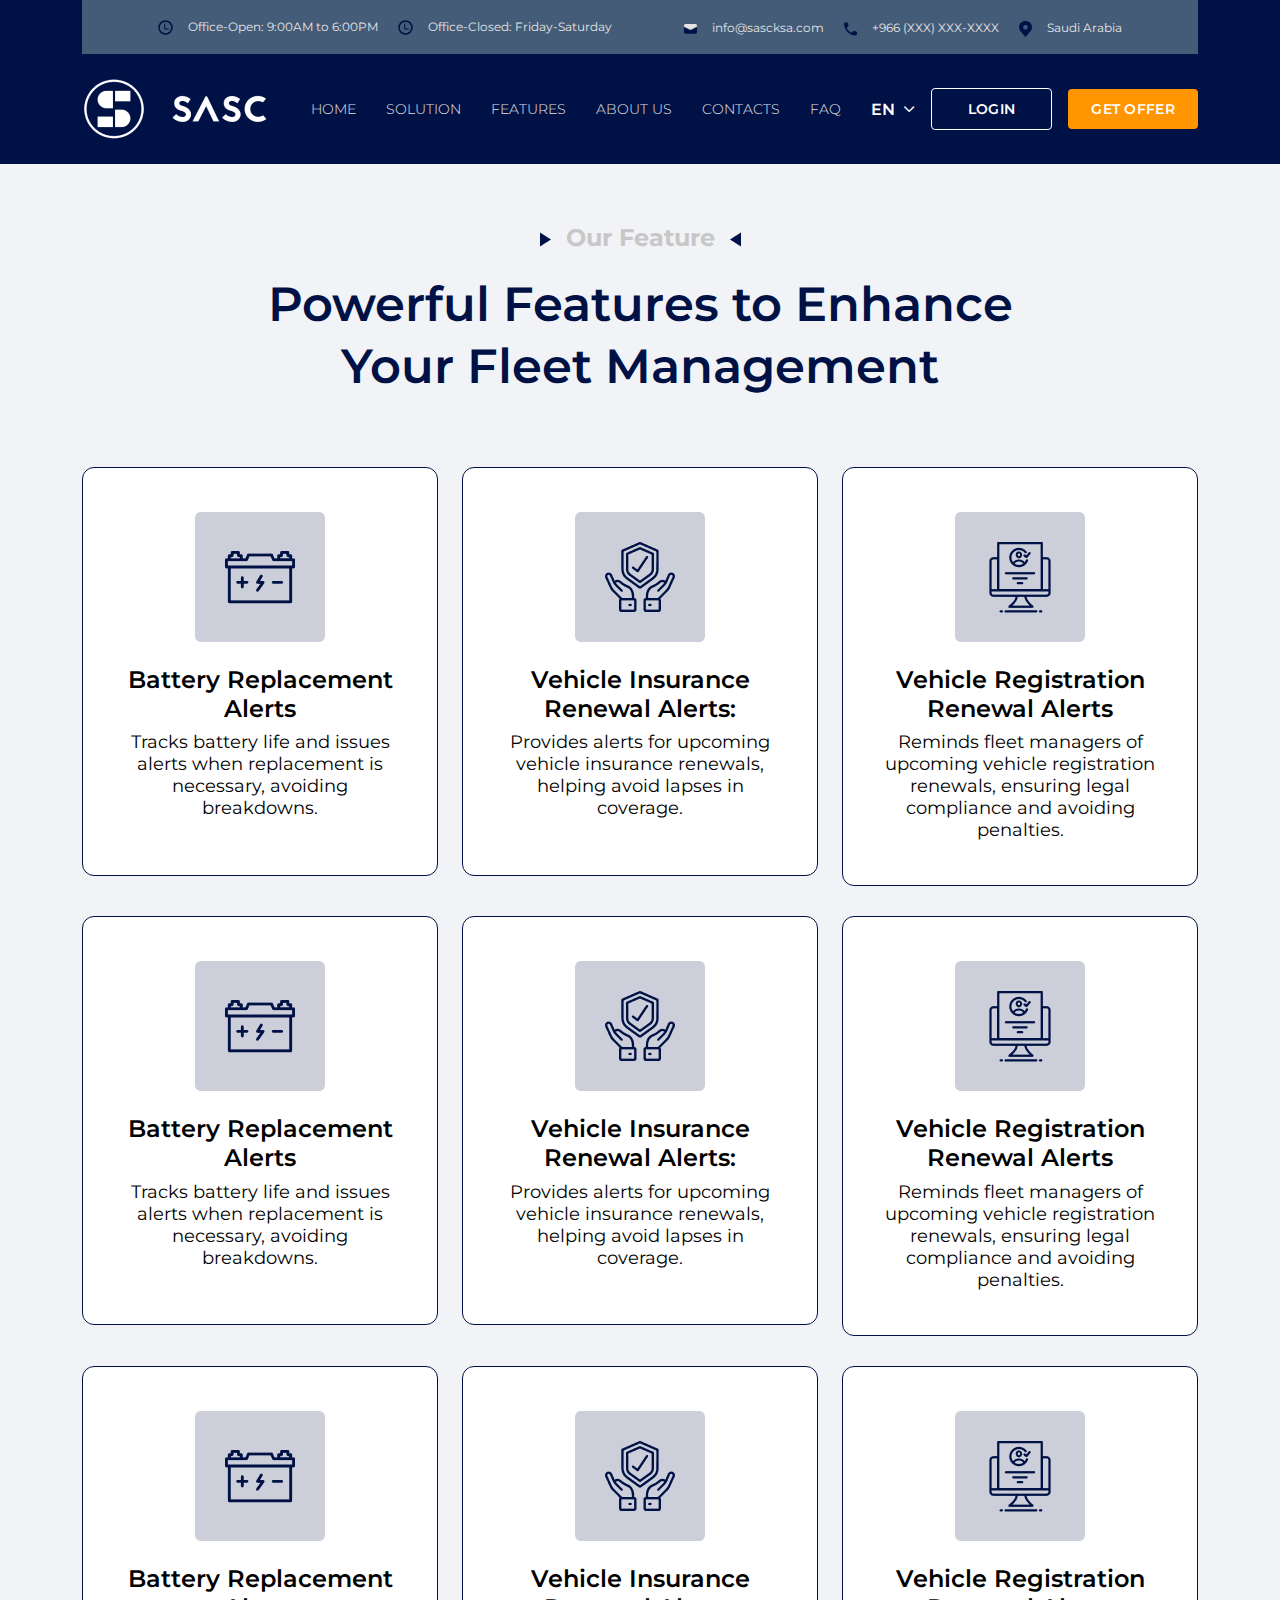
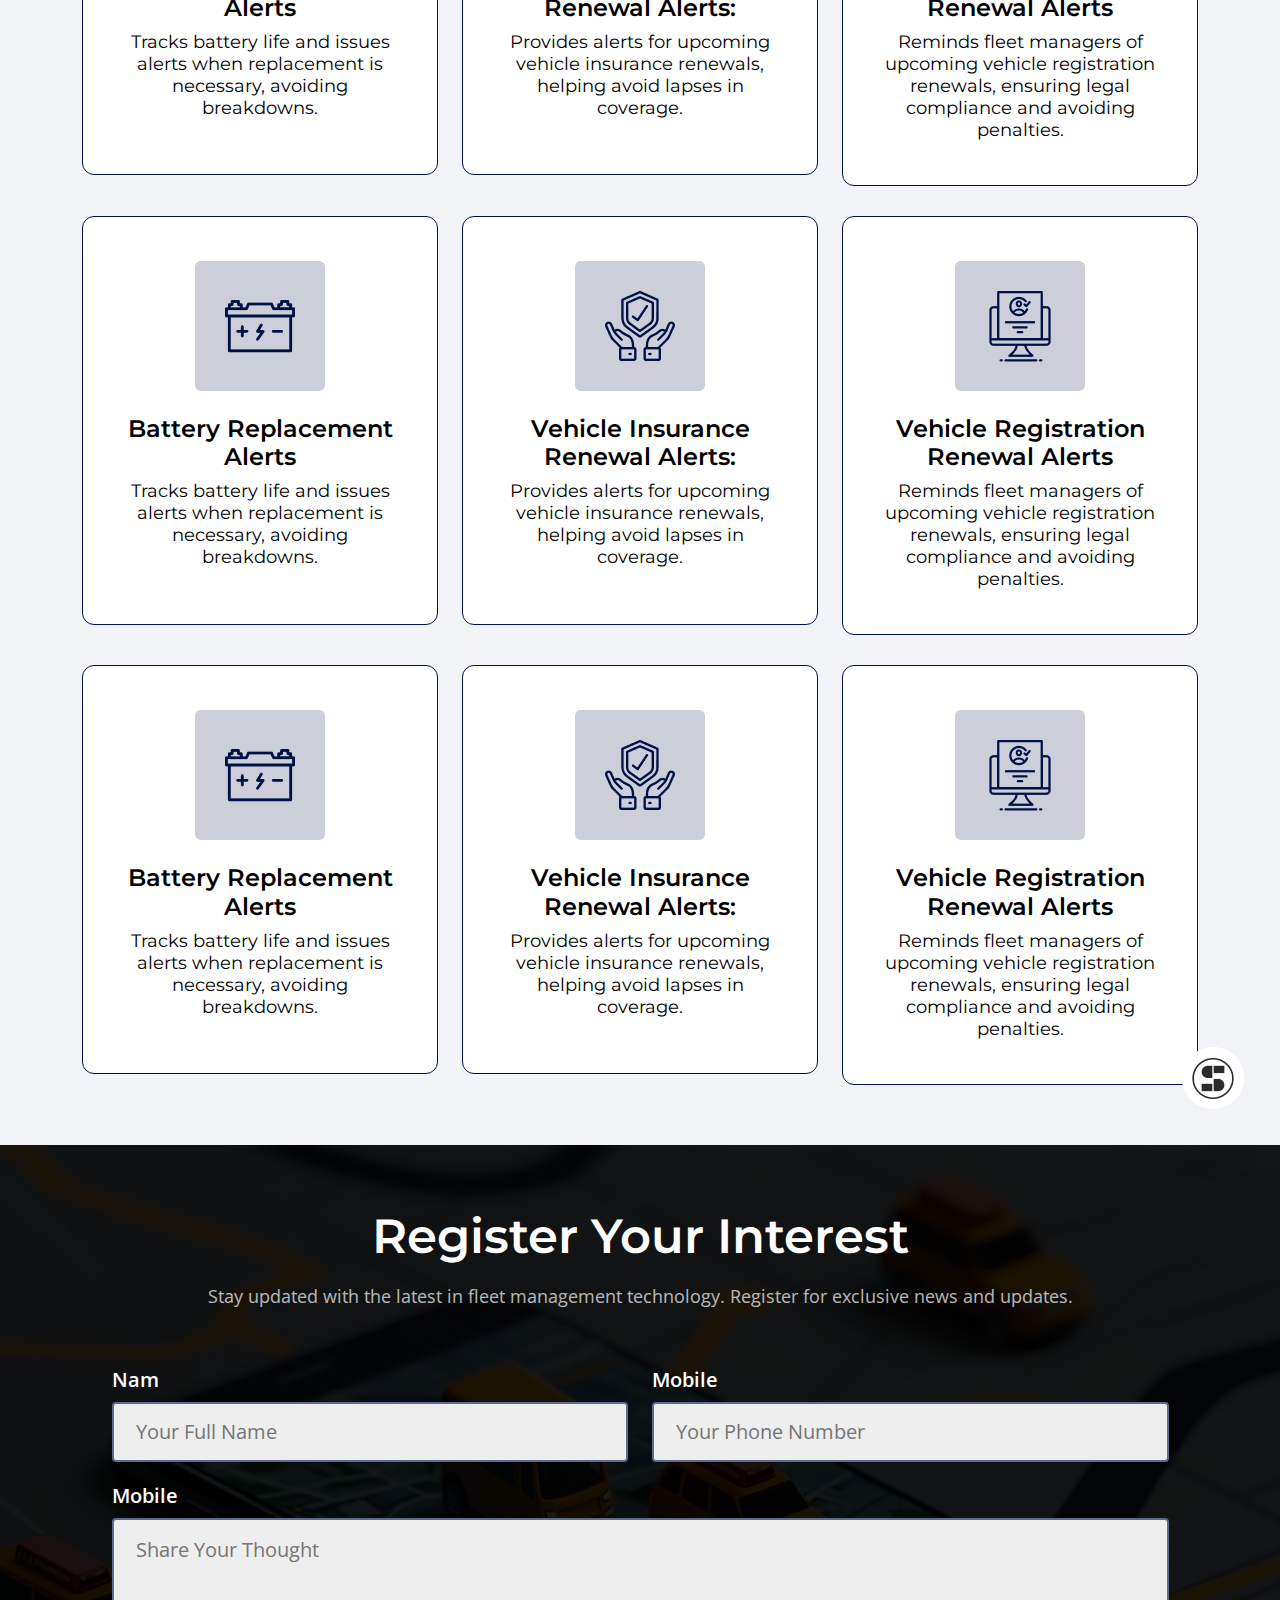
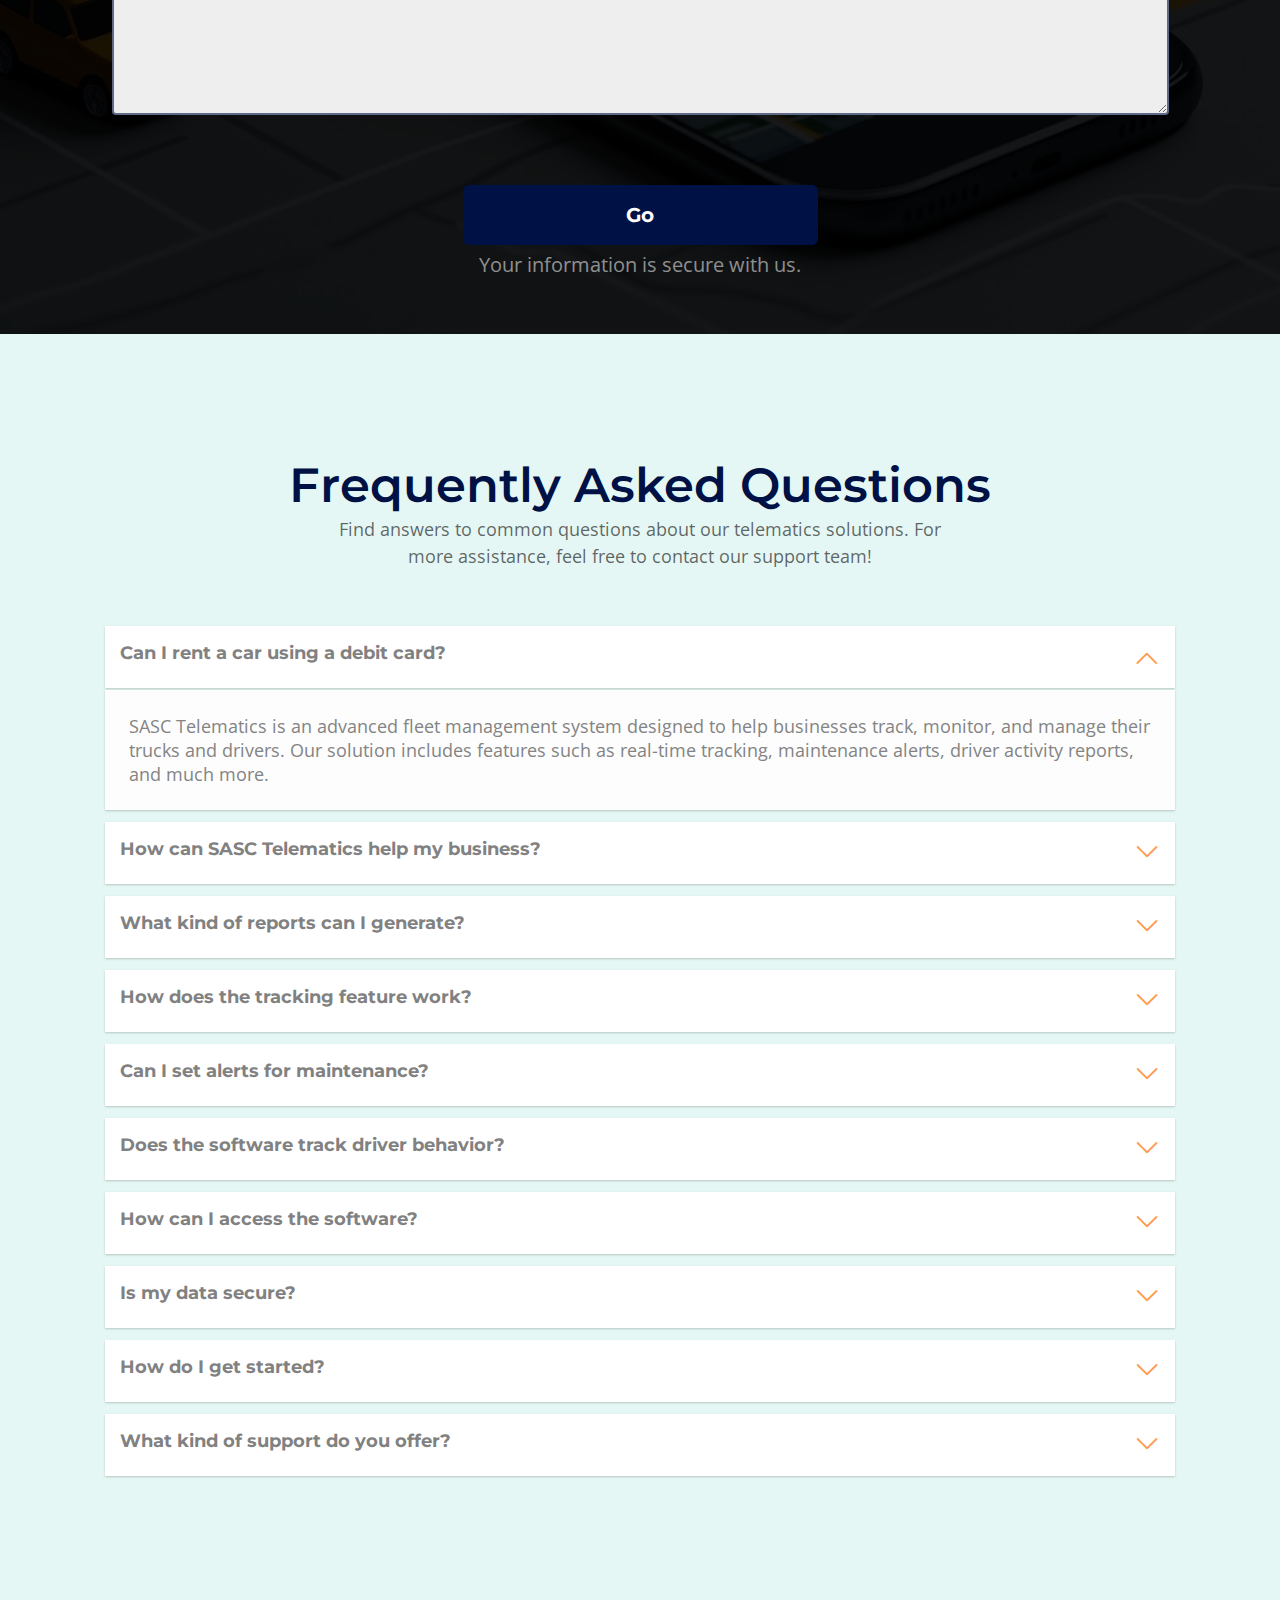
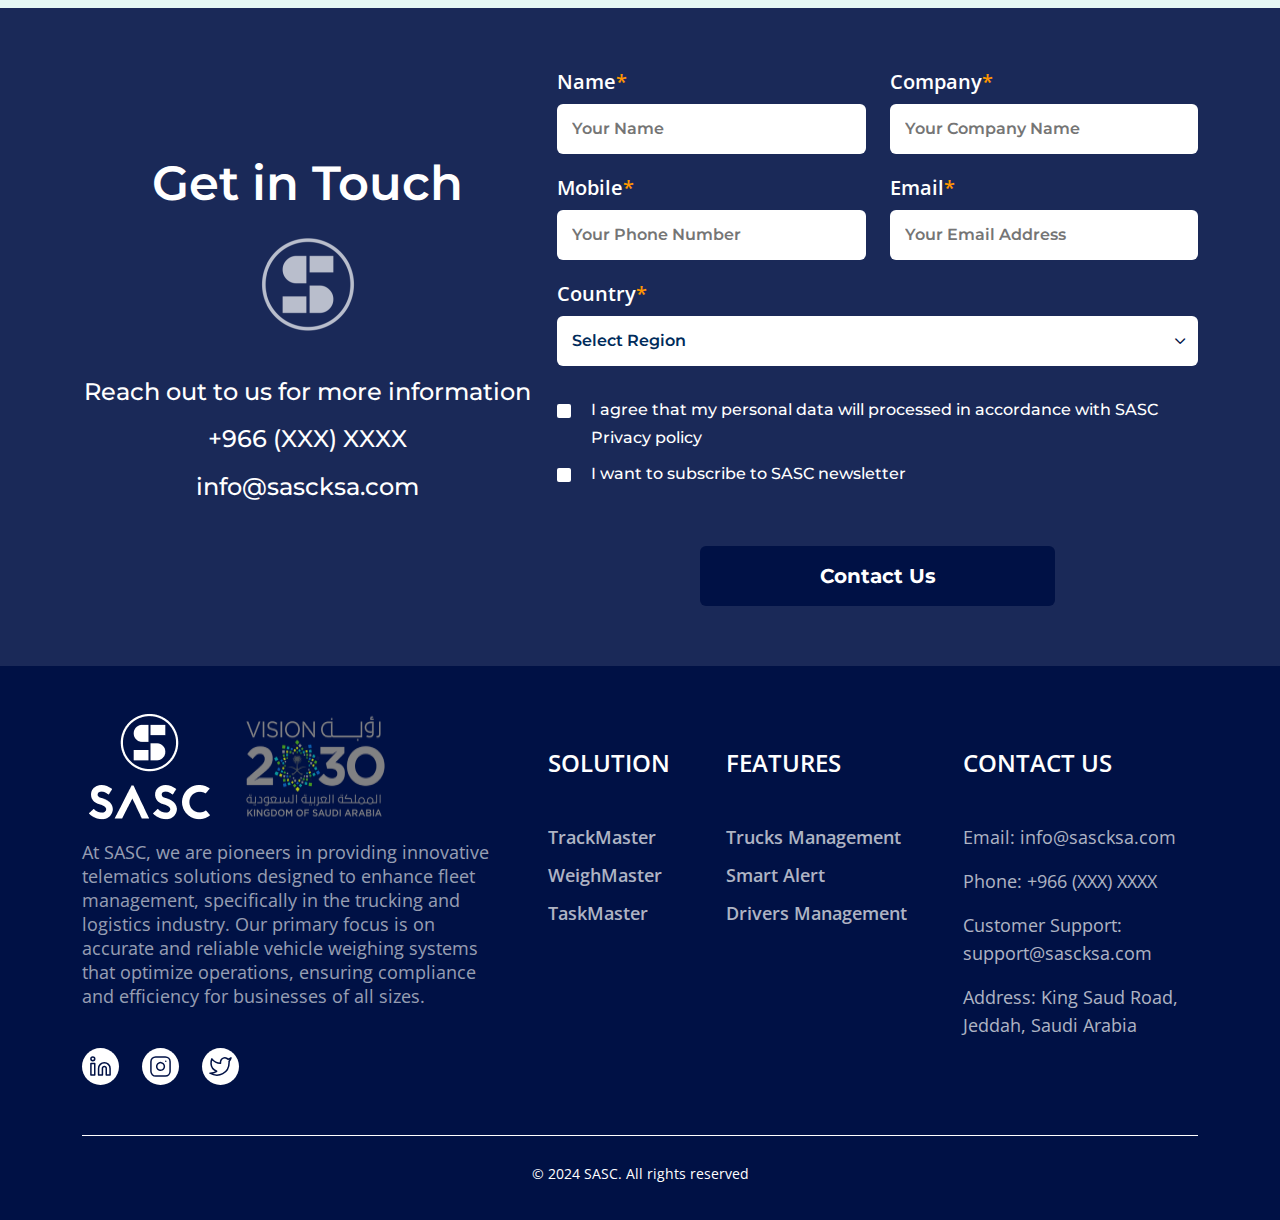
<file: feature.html>
<!DOCTYPE html>
<html lang="en">
 <head>
    <meta charset="UTF-8">
    <meta http-equiv="X-UA-Compatible" content="IE=edge">
    <meta name="viewport" content="width=device-width, initial-scale=1.0">
    <title>Features</title>
    <!----- CSS here ----->
    <link rel="stylesheet" href="assets/css/all.min.css">
    <!----- All Min Css ------>
    <link rel="stylesheet" href="assets/css/fontawesome.min.css">
    <!----- Fontawesome Css ------>
    <link rel="stylesheet" href="assets/css/slick.css">
    <!----- Slick Css ------>
    <link rel="stylesheet" href="assets/css/spacer.css">
    <!----- Spacer Css ------>
    <link rel="stylesheet" href="assets/css/bootstrap.min.css">
    <!----- Boostrap Min Css ----->
    <link rel="stylesheet" href="style.css">
    <!--- Main CSS --->
   </head>

   <body>
     <div id="page">
    <!------- Html Start ------->

    <!--- Header Area Start --->
    <header class="site-header">
       <div class="header_topbar">
          <div class="container container-large">
              <div class="h-topbar-inner">
                <div class="h-topbar-info">
                  <ul>
                     <li><p><img src="assets/images/clock.svg" alt=""> Office-Open: 9:00AM to 6:00PM</p></li>
                     <li class="d-lg-none d-xl-block"><p><img src="assets/images/clock.svg" alt=""> Office-Closed: Friday-Saturday</p></li>
                  </ul>
               </div>
               <div class="h-topbar-info">
                 <ul>
                    <li><a href="mailto:info@sascksa.com"><img src="assets/images/envelope.svg" alt=""> info@sascksa.com</a></li>
                    <li><a href="tel:+966 (XXX) XXX-XXXX"><img src="assets/images/phone.svg" alt=""> +966 (XXX) XXX-XXXX</a></li>
                    <li><a href="#"><img src="assets/images/location.svg" alt=""> Saudi Arabia</a></li>
                 </ul>
              </div>
              </div>
          </div>
       </div>
       <!-- Mian Header -->
       <div class="header-main">
          <div class="container">
            <div class="header-inline-wrapper">
              <div class="site-logo">
                <a href="index.html"><img src="assets/images/site-logo.png" alt=""></a>
            </div>
            <div class="header-right-wrapper">
              <div class="open-nav-menu">
                <span></span>
              </div>
              <div class="menu-overlay">
              </div>
              <!-- navigation menu start -->
              <div class="main-menu">
                <div class="close-nav-menu">
                  <img src="assets/images/close.svg" alt="close">
                </div>
                <ul class="menu">
                  <li class="menu-item">
                      <a href="index.html">HOME</a>
                  </li>
                  <li class="menu-item">
                      <a href="solution-1.html">SOLUTION</a>
                  </li>
                  <li class="menu-item">
                      <a href="feature.html">FEATURES</a>
                  </li>
                  <li class="menu-item">
                      <a href="about.html">ABOUT US </a>
                  </li>
                  <li class="menu-item">
                      <a href="#">CONTACTS</a>
                  </li>
                  <li class="menu-item">
                      <a href="#">FAQ</a>
                  </li>
                </ul>
              </div>
              <!-- navigation menu end -->
              <div class="header-btn-wrap">
                <div class="custom-select">
                  <select>
                    <option value="">En</option>
                    <option value="">En</option>
                    <option value="">En</option>
                    <option value="">En</option>
                  </select>
                </div>
                  <a href="#" class="h-btn b-btn d-lg-none d-xl-block">LOGIN</a>
                  <a href="#" class="h-btn bg-btn">GET OFFER</a>
              </div>
            </div>
            </div>
          </div>
       </div>
    </header>
    <!--- Header Area End --->

     <!--- Features Box Section Start -->
     <section class="our-features-section p-relative pt-50 pb-50 pt-md-60 pb-md-30">
      <div class="sec-brand-logo">
         <img src="assets/images/brand-logo.png" alt="">
      </div>
        <div class="container">
         <div class="row">
            <div class="col-12 text-center">
               <div class="section-title">
                  <h4 class="sec_subtitle">
                        <span><img src="assets/images/play-arrow-left.png" alt=""></span>
                        <div>Our Feature</div>
                        <span><img src="assets/images/play-arrow-right.png" alt=""></span>
                  </h4>
                  <h2>Powerful Features to Enhance<br/> Your Fleet Management</h2>
               </div>
            </div>
         </div>
           <div class="row">
               <div class="col-lg-4 col-md-6 text-center">
                   <div class="feature-box-wrap mb-30">
                      <div class="feature-box-icon">
                         <img src="assets/images/feature-box-icon-1.png" alt="">
                      </div>
                      <h5>Battery Replacement Alerts</h5>
                     <p>Tracks battery life and issues alerts when replacement is necessary, avoiding breakdowns.</p>
                   </div>
               </div>
               <div class="col-lg-4 col-md-6 text-center">
                   <div class="feature-box-wrap mb-30">
                      <div class="feature-box-icon">
                         <img src="assets/images/feature-box-icon-2.png" alt="">
                      </div>
                      <h5>Vehicle Insurance Renewal Alerts:</h5>
                     <p>Provides alerts for upcoming vehicle insurance renewals, helping avoid lapses in coverage.</p>
                   </div>
               </div>
               <div class="col-lg-4 col-md-6 text-center">
                   <div class="feature-box-wrap mb-30">
                      <div class="feature-box-icon">
                         <img src="assets/images/feature-box-icon-3.png" alt="">
                      </div>
                      <h5>Vehicle Registration Renewal Alerts</h5>
                     <p>Reminds fleet managers of upcoming vehicle registration renewals, ensuring legal compliance and avoiding penalties.</p>
                   </div>
               </div>
               <div class="col-lg-4 col-md-6 text-center">
                   <div class="feature-box-wrap mb-30">
                      <div class="feature-box-icon">
                         <img src="assets/images/feature-box-icon-1.png" alt="">
                      </div>
                      <h5>Battery Replacement Alerts</h5>
                     <p>Tracks battery life and issues alerts when replacement is necessary, avoiding breakdowns.</p>
                   </div>
               </div>
               <div class="col-lg-4 col-md-6 text-center">
                   <div class="feature-box-wrap mb-30">
                      <div class="feature-box-icon">
                         <img src="assets/images/feature-box-icon-2.png" alt="">
                      </div>
                      <h5>Vehicle Insurance Renewal Alerts:</h5>
                     <p>Provides alerts for upcoming vehicle insurance renewals, helping avoid lapses in coverage.</p>
                   </div>
               </div>
               <div class="col-lg-4 col-md-6 text-center">
                   <div class="feature-box-wrap mb-30">
                      <div class="feature-box-icon">
                         <img src="assets/images/feature-box-icon-3.png" alt="">
                      </div>
                      <h5>Vehicle Registration Renewal Alerts</h5>
                     <p>Reminds fleet managers of upcoming vehicle registration renewals, ensuring legal compliance and avoiding penalties.</p>
                   </div>
               </div>
               <div class="col-lg-4 col-md-6 text-center">
                   <div class="feature-box-wrap mb-30">
                      <div class="feature-box-icon">
                         <img src="assets/images/feature-box-icon-1.png" alt="">
                      </div>
                      <h5>Battery Replacement Alerts</h5>
                     <p>Tracks battery life and issues alerts when replacement is necessary, avoiding breakdowns.</p>
                   </div>
               </div>
               <div class="col-lg-4 col-md-6 text-center">
                   <div class="feature-box-wrap mb-30">
                      <div class="feature-box-icon">
                         <img src="assets/images/feature-box-icon-2.png" alt="">
                      </div>
                      <h5>Vehicle Insurance Renewal Alerts:</h5>
                     <p>Provides alerts for upcoming vehicle insurance renewals, helping avoid lapses in coverage.</p>
                   </div>
               </div>
               <div class="col-lg-4 col-md-6 text-center">
                   <div class="feature-box-wrap mb-30">
                      <div class="feature-box-icon">
                         <img src="assets/images/feature-box-icon-3.png" alt="">
                      </div>
                      <h5>Vehicle Registration Renewal Alerts</h5>
                     <p>Reminds fleet managers of upcoming vehicle registration renewals, ensuring legal compliance and avoiding penalties.</p>
                   </div>
               </div>
               <div class="col-lg-4 col-md-6 text-center">
                   <div class="feature-box-wrap mb-30">
                      <div class="feature-box-icon">
                         <img src="assets/images/feature-box-icon-1.png" alt="">
                      </div>
                      <h5>Battery Replacement Alerts</h5>
                     <p>Tracks battery life and issues alerts when replacement is necessary, avoiding breakdowns.</p>
                   </div>
               </div>
               <div class="col-lg-4 col-md-6 text-center">
                   <div class="feature-box-wrap mb-30">
                      <div class="feature-box-icon">
                         <img src="assets/images/feature-box-icon-2.png" alt="">
                      </div>
                      <h5>Vehicle Insurance Renewal Alerts:</h5>
                     <p>Provides alerts for upcoming vehicle insurance renewals, helping avoid lapses in coverage.</p>
                   </div>
               </div>
               <div class="col-lg-4 col-md-6 text-center">
                   <div class="feature-box-wrap mb-30">
                      <div class="feature-box-icon">
                         <img src="assets/images/feature-box-icon-3.png" alt="">
                      </div>
                      <h5>Vehicle Registration Renewal Alerts</h5>
                     <p>Reminds fleet managers of upcoming vehicle registration renewals, ensuring legal compliance and avoiding penalties.</p>
                   </div>
               </div>
               <div class="col-lg-4 col-md-6 text-center">
                   <div class="feature-box-wrap mb-30">
                      <div class="feature-box-icon">
                         <img src="assets/images/feature-box-icon-1.png" alt="">
                      </div>
                      <h5>Battery Replacement Alerts</h5>
                     <p>Tracks battery life and issues alerts when replacement is necessary, avoiding breakdowns.</p>
                   </div>
               </div>
               <div class="col-lg-4 col-md-6 text-center">
                   <div class="feature-box-wrap mb-30">
                      <div class="feature-box-icon">
                         <img src="assets/images/feature-box-icon-2.png" alt="">
                      </div>
                      <h5>Vehicle Insurance Renewal Alerts:</h5>
                     <p>Provides alerts for upcoming vehicle insurance renewals, helping avoid lapses in coverage.</p>
                   </div>
               </div>
               <div class="col-lg-4 col-md-6 text-center">
                   <div class="feature-box-wrap mb-30">
                      <div class="feature-box-icon">
                         <img src="assets/images/feature-box-icon-3.png" alt="">
                      </div>
                      <h5>Vehicle Registration Renewal Alerts</h5>
                     <p>Reminds fleet managers of upcoming vehicle registration renewals, ensuring legal compliance and avoiding penalties.</p>
                   </div>
               </div>
           </div>
        </div>
     </section>
     <!--- Features Box Section End -->

    <!--- Your Interest Section Start -->
    <section class="your-interest-section" style="background-image: url(assets/images/from-bg.png);">
       <div class="container">
          <div class="row">
             <div class="col-12 text-center">
                <div class="section-title interest_title">
                   <h2>Register Your Interest</h2>
                   <p>Stay updated with the latest in fleet management technology. Register for exclusive news and updates.</p>
                </div>
                <!-- Interest Form -->
                <div class="your-interest-form">
                  <form action="post">
                     <div class="row">
                        <div class="col-12 col-md-6">
                           <div class="field">
                              <label for="nam">Nam</label>
                              <input id="nam" type="text" placeholder="Your Full Name">
                           </div>
                        </div>
                        <div class="col-12 col-md-6">
                           <div class="field">
                              <label for="phone">Mobile</label>
                              <input id="phone" type="text" placeholder="Your Phone Number">
                           </div>
                        </div>
                        <div class="col-12">
                           <div class="field">
                              <label for="message">Mobile</label>
                               <textarea id="message" placeholder="Share Your Thought"></textarea>
                           </div>
                        </div>
                        <div class="col-12">
                            <div class="field field-submit">
                                <button type="submit" class="submit-btn">Go</button>
                                <span>Your information is secure with us.</span>
                            </div>
                        </div>
                     </div>
                  </form>
                </div>
             </div>
          </div>
       </div>
    </section>
    <!--- Your Interest Section End -->

    <!--- Asked Questions Section Start -->
    <section class="asked-question-section pt-50 pb-50 pt-md-120 pb-md-120">
        <div class="container">
           <div class="row">
              <div class="col-12 text-center">
                 <div class="section-title">
                    <h2>Frequently Asked Questions</h2>
                    <p>Find answers to common questions about our telematics solutions. For<br/> more assistance, feel free to contact our support team!</p>
                 </div>
                 <!-- Accordion -->
                   <!-- Accordion -->
                   <div class="accordion">
                     <div class="accordion-box">
                        <div class="accordion-title active">
                           <h5>Can I rent a car using a debit card?</h5>
                           <span>
                              <i class="fa-thin fa-angle-down"></i>
                           </span>
                        </div>
                        <div class="accordion-content">
                           <p>SASC Telematics is an advanced fleet management system designed to help businesses track, monitor, and manage their trucks and drivers. Our solution includes features such as real-time tracking, maintenance alerts, driver activity reports, and much more.</p>
                        </div>
                     </div>
                     <div class="accordion-box">
                        <div class="accordion-title">
                           <h5>How can SASC Telematics help my business?</h5>
                           <span>
                              <i class="fa-thin fa-angle-down"></i>
                           </span>
                        </div>
                        <div class="accordion-content">
                           <p>SASC Telematics is an advanced fleet management system designed to help businesses track, monitor, and manage their trucks and drivers. Our solution includes features such as real-time tracking, maintenance alerts, driver activity reports, and much more.</p>
                        </div>
                     </div>
                     <div class="accordion-box">
                        <div class="accordion-title">
                           <h5>What kind of reports can I generate?</h5>
                           <span>
                              <i class="fa-thin fa-angle-down"></i>
                           </span>
                        </div>
                        <div class="accordion-content">
                           <p>SASC Telematics is an advanced fleet management system designed to help businesses track, monitor, and manage their trucks and drivers. Our solution includes features such as real-time tracking, maintenance alerts, driver activity reports, and much more.</p>
                        </div>
                     </div>
                     <div class="accordion-box">
                        <div class="accordion-title">
                           <h5>How does the tracking feature work?</h5>
                           <span>
                              <i class="fa-thin fa-angle-down"></i>
                           </span>
                        </div>
                        <div class="accordion-content">
                           <p>SASC Telematics is an advanced fleet management system designed to help businesses track, monitor, and manage their trucks and drivers. Our solution includes features such as real-time tracking, maintenance alerts, driver activity reports, and much more.</p>
                        </div>
                     </div>
                     <div class="accordion-box">
                        <div class="accordion-title">
                           <h5>Can I set alerts for maintenance?</h5>
                           <span>
                              <i class="fa-thin fa-angle-down"></i>
                           </span>
                        </div>
                        <div class="accordion-content">
                           <p>SASC Telematics is an advanced fleet management system designed to help businesses track, monitor, and manage their trucks and drivers. Our solution includes features such as real-time tracking, maintenance alerts, driver activity reports, and much more.</p>
                        </div>
                     </div>
                     <div class="accordion-box">
                        <div class="accordion-title">
                           <h5>Does the software track driver behavior?</h5>
                           <span>
                              <i class="fa-thin fa-angle-down"></i>
                           </span>
                        </div>
                        <div class="accordion-content">
                           <p>SASC Telematics is an advanced fleet management system designed to help businesses track, monitor, and manage their trucks and drivers. Our solution includes features such as real-time tracking, maintenance alerts, driver activity reports, and much more.</p>
                        </div>
                     </div>
                     <div class="accordion-box">
                        <div class="accordion-title">
                           <h5>How can I access the software?</h5>
                           <span>
                              <i class="fa-thin fa-angle-down"></i>
                           </span>
                        </div>
                        <div class="accordion-content">
                           <p>SASC Telematics is an advanced fleet management system designed to help businesses track, monitor, and manage their trucks and drivers. Our solution includes features such as real-time tracking, maintenance alerts, driver activity reports, and much more.</p>
                        </div>
                     </div>
                     <div class="accordion-box">
                        <div class="accordion-title">
                           <h5>Is my data secure?</h5>
                           <span>
                              <i class="fa-thin fa-angle-down"></i>
                           </span>
                        </div>
                        <div class="accordion-content">
                           <p>SASC Telematics is an advanced fleet management system designed to help businesses track, monitor, and manage their trucks and drivers. Our solution includes features such as real-time tracking, maintenance alerts, driver activity reports, and much more.</p>
                        </div>
                     </div>
                     <div class="accordion-box">
                        <div class="accordion-title">
                           <h5>How do I get started?</h5>
                           <span>
                              <i class="fa-thin fa-angle-down"></i>
                           </span>
                        </div>
                        <div class="accordion-content">
                           <p>SASC Telematics is an advanced fleet management system designed to help businesses track, monitor, and manage their trucks and drivers. Our solution includes features such as real-time tracking, maintenance alerts, driver activity reports, and much more.</p>
                        </div>
                     </div>
                     <div class="accordion-box">
                        <div class="accordion-title">
                           <h5>What kind of support do you offer?</h5>
                           <span>
                              <i class="fa-thin fa-angle-down"></i>
                           </span>
                        </div>
                        <div class="accordion-content">
                           <p>SASC Telematics is an advanced fleet management system designed to help businesses track, monitor, and manage their trucks and drivers. Our solution includes features such as real-time tracking, maintenance alerts, driver activity reports, and much more.</p>
                        </div>
                     </div>
                  </div>
              </div>
           </div>
        </div>
    </section>
    <!--- Asked Questions Section End -->

    <!--- Get In Touch Section Start -->
    <section class="get-in-touch-section pt-50 pb-50 pt-md-60 pb-md-60">
       <div class="container">
          <div class="row align-items-md-center">
             <div class="col-12 col-lg-5 text-center">
                <div class="get-in-touch-content">
                   <div class="section-title">
                      <h2>Get in Touch</h2>
                      <span><img src="assets/images/brand-icon-white.png" alt=""></span>
                      <p>Reach out to us for more information</p>
                   </div>
                   <div class="get-in-info">
                      <a href="tel:+966 (XXX) XXXX">+966 (XXX) XXXX</a>
                      <a href="mailto:info@sascksa.com">info@sascksa.com</a>
                   </div>
                </div>
             </div>
             <div class="col-12 col-lg-7">
                <div class="get-in-form-wrap">
                   <form action="post">
                      <div class="row">
                          <div class="col-12 col-lg-6">
                             <div class="field get_field">
                                <label for="name">Name</label>
                                <input id="name" type="text" placeholder="Your Name">
                             </div>
                          </div>
                          <div class="col-12 col-lg-6">
                             <div class="field get_field">
                                <label for="company">Company</label>
                                <input id="company" type="text" placeholder="Your Company Name">
                             </div>
                          </div>
                          <div class="col-12 col-lg-6">
                             <div class="field get_field">
                                <label for="phone">Mobile</label>
                                <input id="phone" type="text" placeholder="Your Phone Number">
                             </div>
                          </div>
                          <div class="col-12 col-lg-6">
                             <div class="field get_field">
                                <label for="email">Email</label>
                                <input id="email" type="text" placeholder="Your Email Address">
                             </div>
                          </div>
                          <div class="col-12">
                             <div class="field get_field">
                                <label for="email">Country</label>
                                <div class="form-country-select">
                                   <select>
                                      <option value="1">Select Region</option>
                                      <option value="2">Select Region 2</option>
                                      <option value="3">Select Region 3</option>
                                      <option value="4">Select Region 4</option>
                                      <option value="5">Select Region 5</option>
                                   </select>
                                </div>
                             </div>
                          </div>
                          <div class="col-12">
                             <div class="field_checkbox">
                              <label>
                                 <input type="checkbox" id="option1">
                                 <span class="checkmark"></span>
                                 <p>I agree that my  personal data will  processed in accordance with SASC Privacy policy</p>
                               </label>
                              <label>
                                 <input type="checkbox" id="option1">
                                 <span class="checkmark"></span>
                                 <p>I want to subscribe to SASC newsletter</p>
                               </label>
                             </div>
                          </div>
                          <div class="col-12 text-center">
                           <div class="field field-submit">
                               <button type="submit" class="submit-btn">Contact Us</button>
                           </div>
                       </div>
                      </div>
                   </form>
                </div>
             </div>
          </div>
       </div>
    </section>
    <!--- Get In Touch Section End -->
  
    <!-- Footer Section Start -->
    <footer class="site-footer">
        <div class="container">
           <div class="footer-inline-wrap">
            <div class="footer-box">
               <div class="footer-logo-wrap">
                   <img src="assets/images/footer-white-logo.png" alt="">
                   <img src="assets/images/attachment-1.png" alt="">
               </div>
               <p class="footer-content">At SASC, we are pioneers in providing innovative telematics solutions designed to enhance fleet management, specifically in the trucking and logistics industry. Our primary focus is on accurate and reliable vehicle weighing systems that optimize operations, ensuring compliance and efficiency for businesses of all sizes.</p>
               <div class="footer-socials">
                  <a href="#"><img src="assets/images/linkedin.svg" alt=""></a>
                  <a href="#"><img src="assets/images/instagram.svg" alt=""></a>
                  <a href="#"><img src="assets/images/twitter.svg" alt=""></a>
               </div>
           </div>
            <div class="footer-box">
               <h3 class="widget-title">SOLUTION</h3>
               <ul class="footer-menu">
                   <li><a href="#">TrackMaster</a></li>
                   <li><a href="#">WeighMaster</a></li>
                   <li><a href="#">TaskMaster</a></li>
               </ul>
            </div>
            <div class="footer-box">
               <h3 class="widget-title">FEATURES</h3>
               <ul class="footer-menu">
                   <li><a href="#">Trucks Management</a></li>
                   <li><a href="#">Smart Alert</a></li>
                   <li><a href="#">Drivers Management</a></li>
               </ul>
            </div>
            <div class="footer-box">
               <h3 class="widget-title">CONTACT US</h3>
              <div class="footer-info"> 
                 <p><a href="mailto:Email: info@sascksa.com">Email: info@sascksa.com </a></p>
                 <p><a href="tel:+966 (XXX) XXXX">Phone: +966 (XXX) XXXX</a></p>
                 <p>Customer Support: support@sascksa.com</p>
                 <p>Address: King Saud Road, Jeddah, Saudi Arabia</p>
              </div>
            </div>
           </div>
           <!-- Footer Bottom -->
            <p class="copyright">© 2024 SASC. All rights reserved</p>
        </div>
    </footer>
    <!-- Footer Section End -->

    <!------ JS here ------>
    <script src="assets/js/jquery-3.7.1.min.js"></script>
    <!----- jquery js ----->
    <script src="assets/js/fontawesome.min.js"></script>
    <!----- fontawesome js ------>
    <script src="assets/js/bootstrap.min.js"></script>
    <!----- Bootstrap js ------>
    <script src="assets/js/slick.min.js"></script>
    <!----- slick js ------>
    <script src="assets/js/main.js"></script>
    <!------ main js ------>
   </div>
  </body>
</html>
</file>
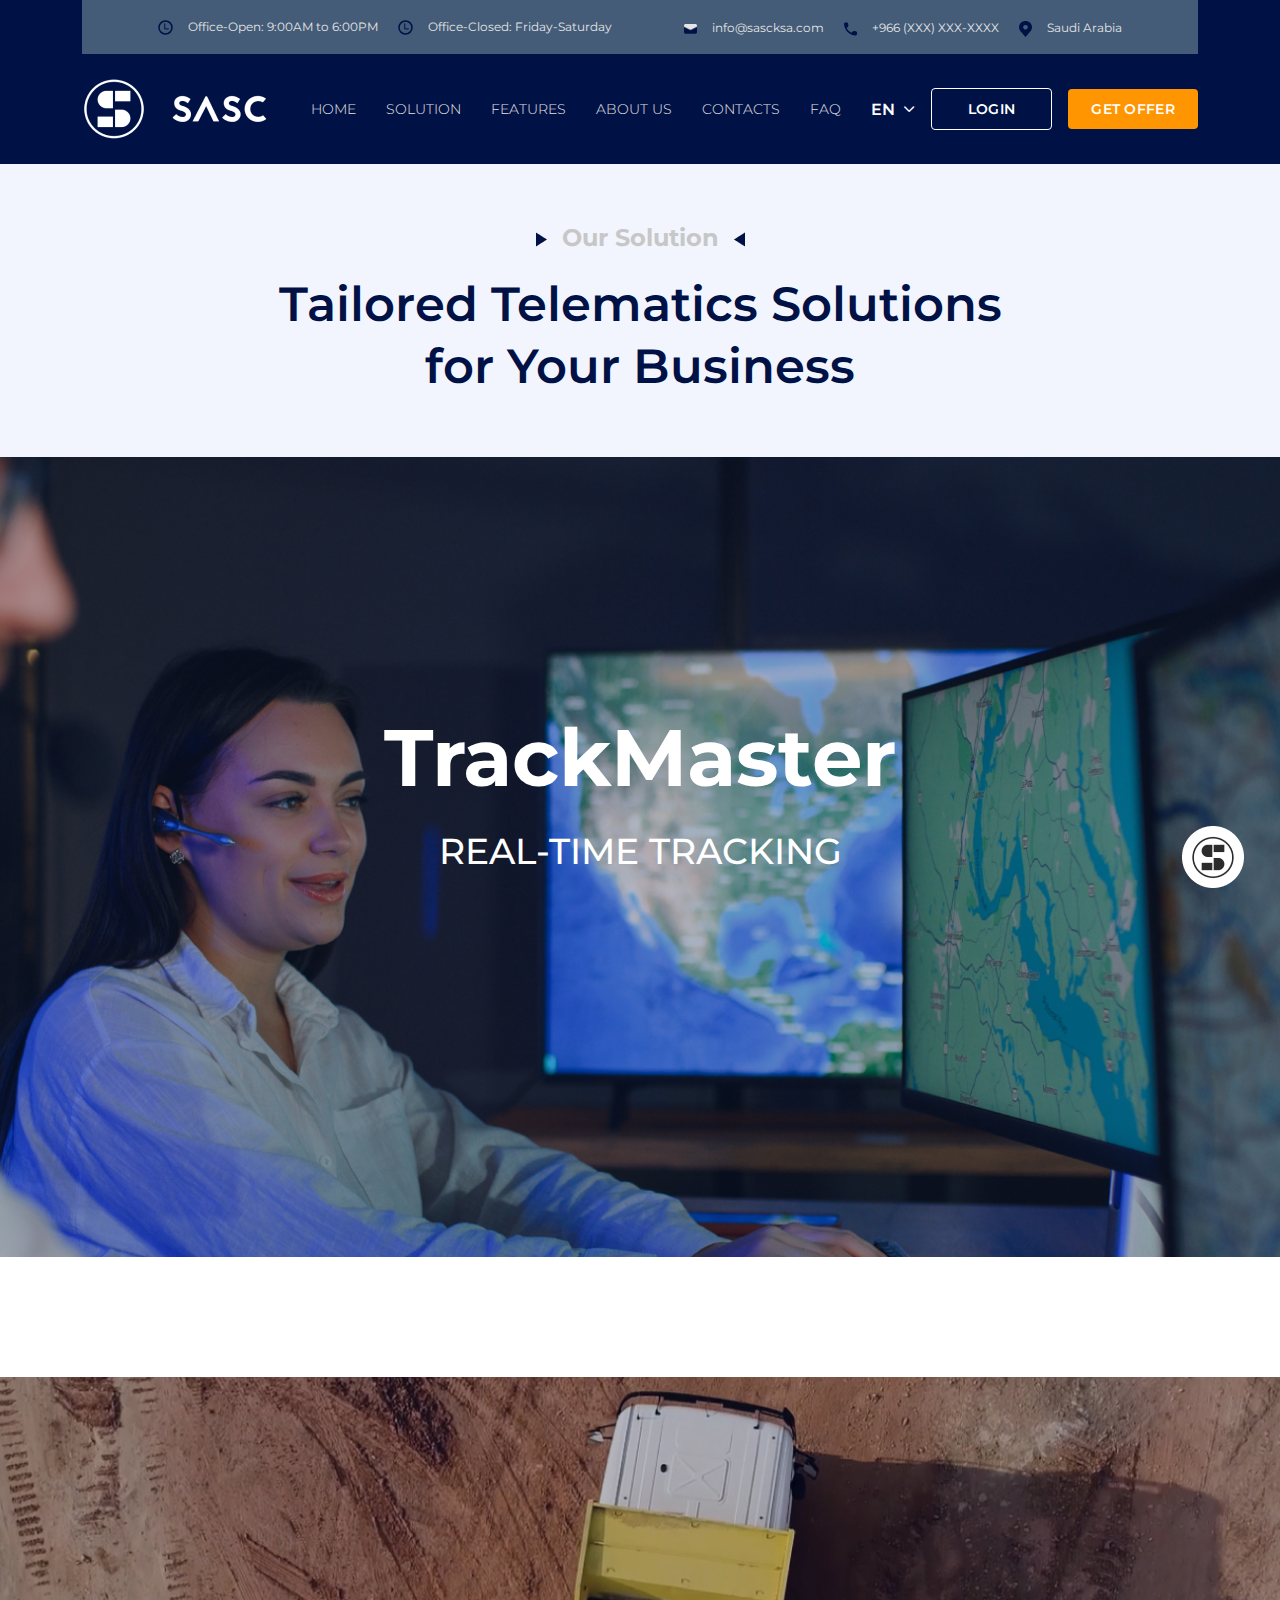
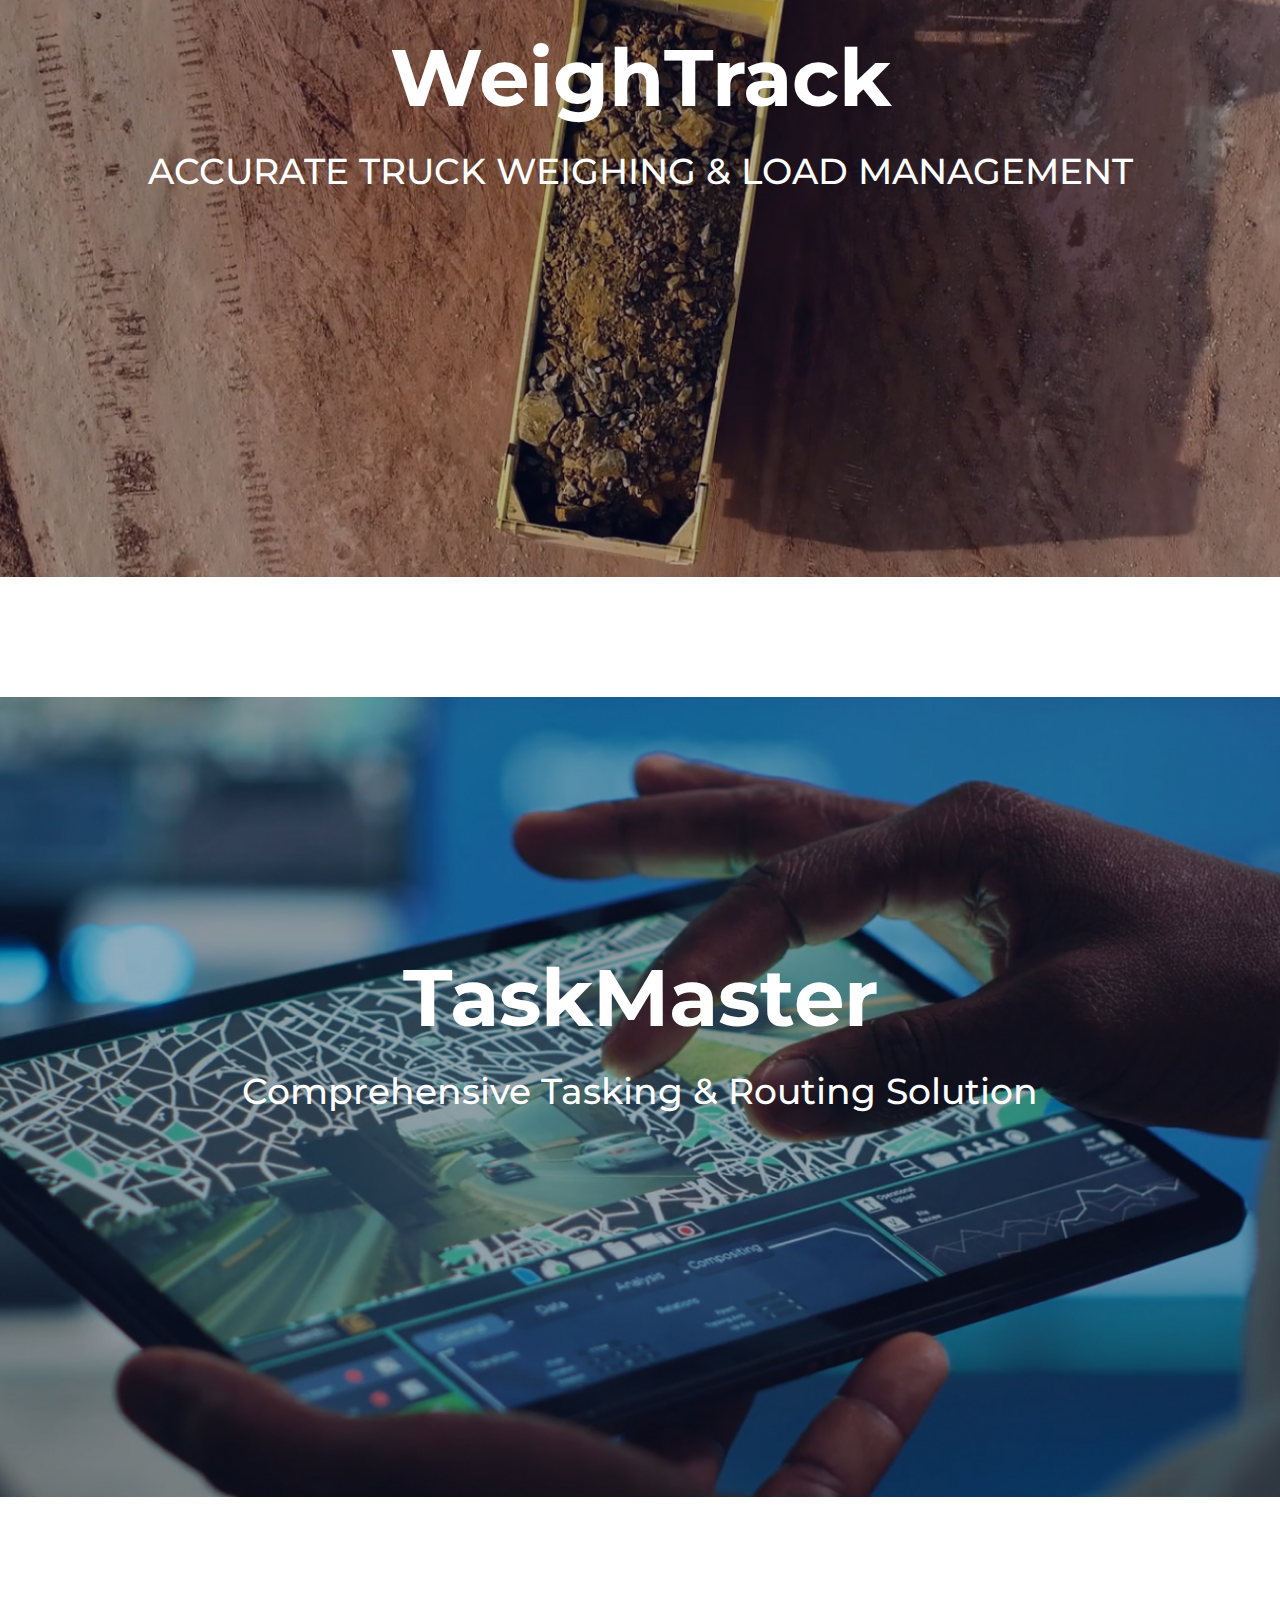
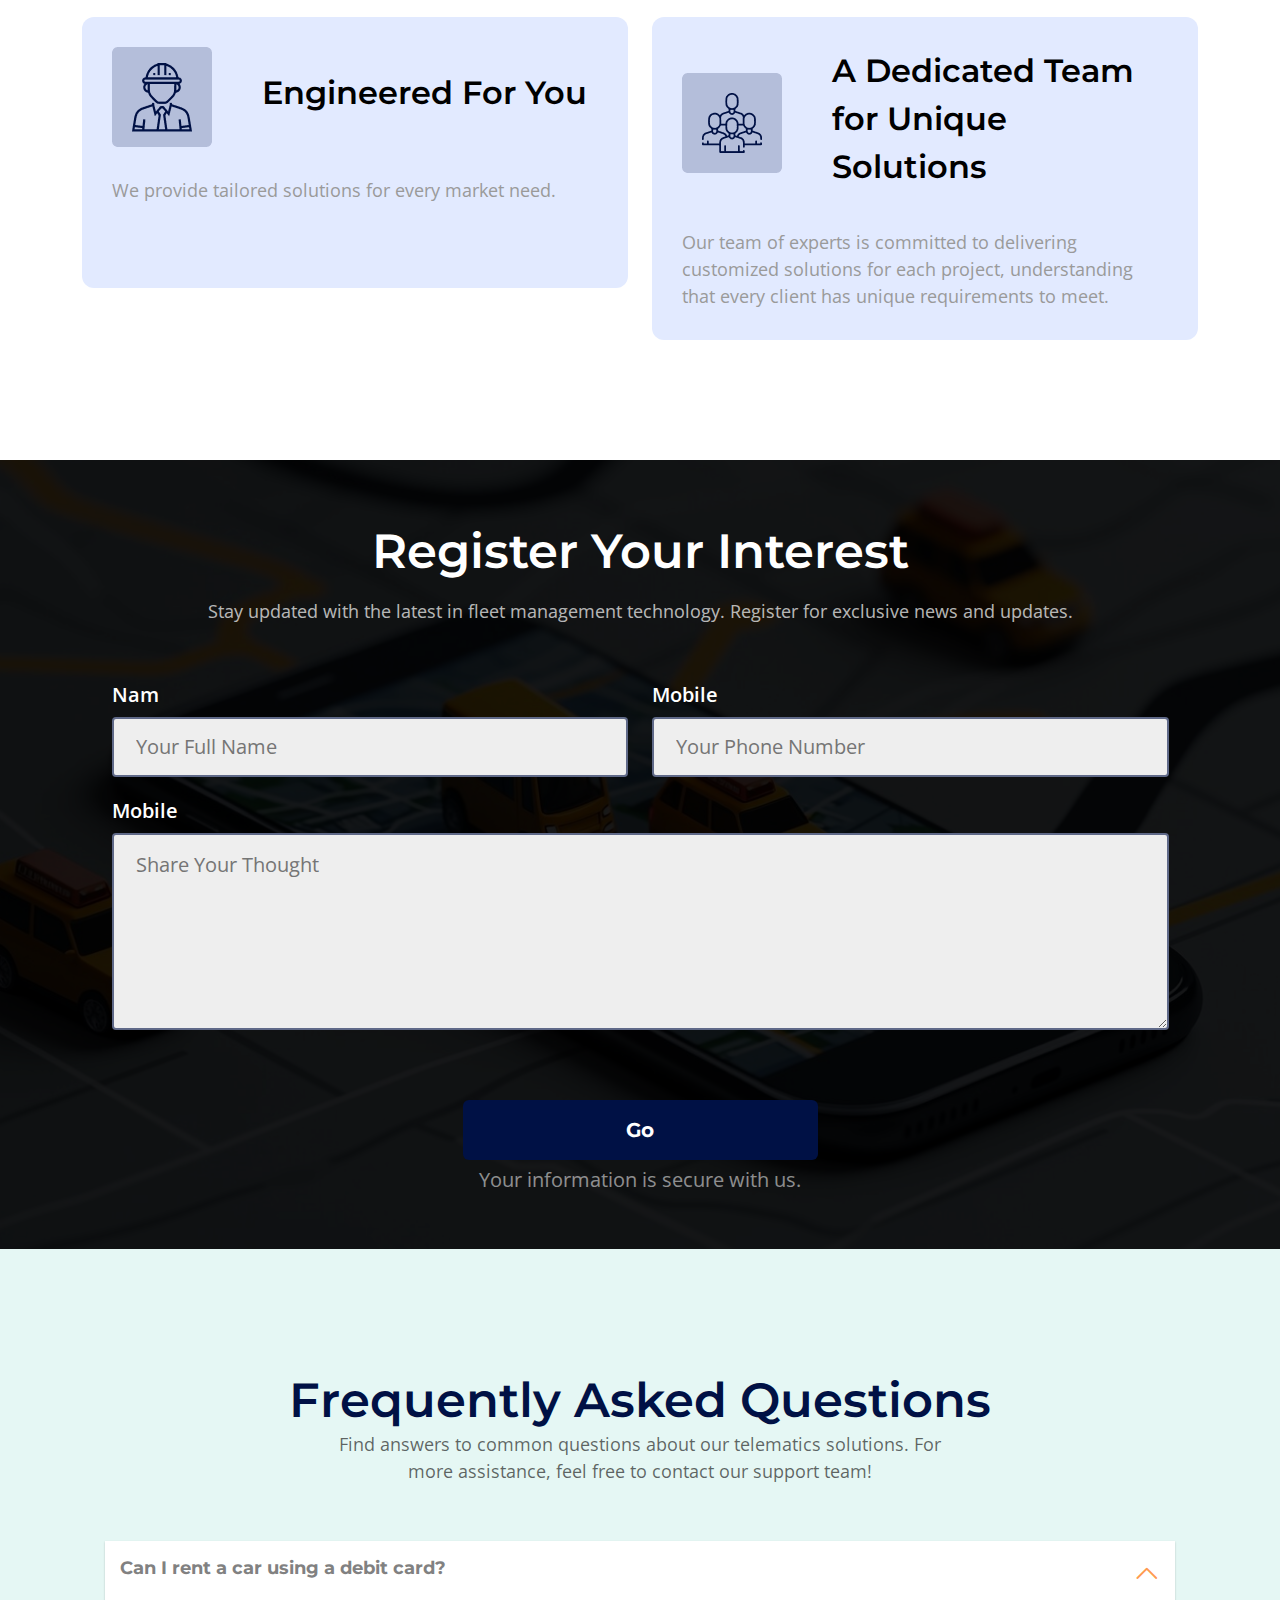
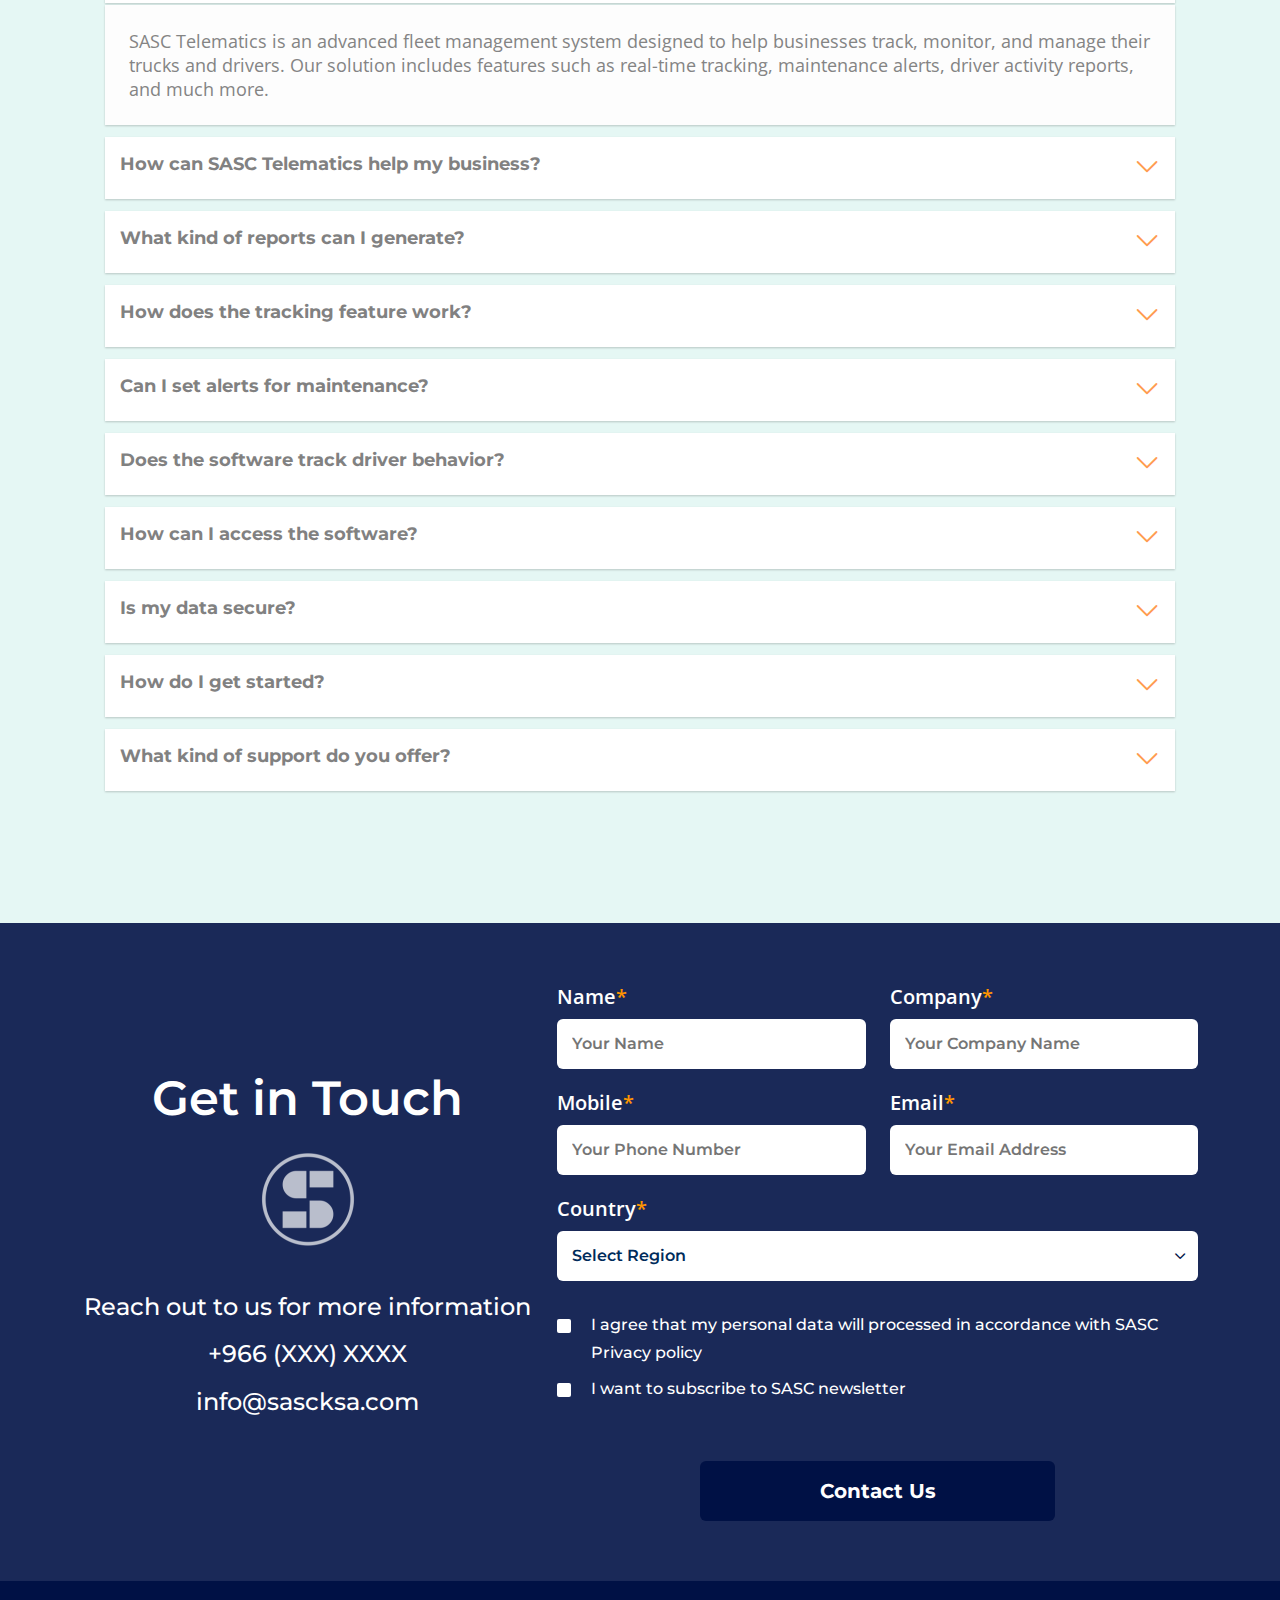
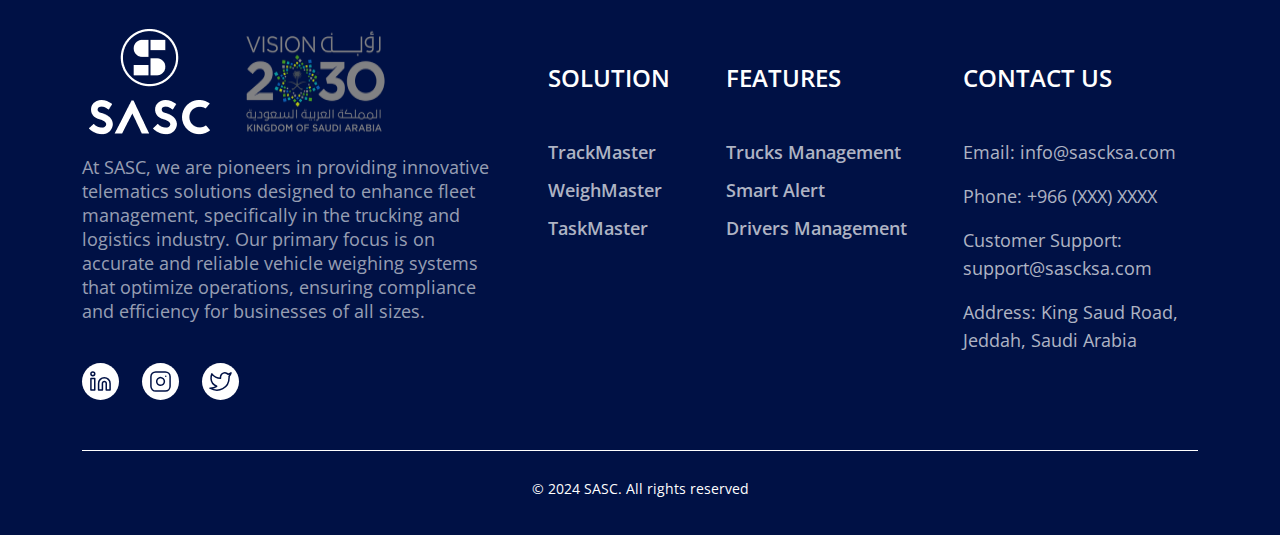
<file: solution-1.html>
<!DOCTYPE html>
<html lang="en">
 <head>
    <meta charset="UTF-8">
    <meta http-equiv="X-UA-Compatible" content="IE=edge">
    <meta name="viewport" content="width=device-width, initial-scale=1.0">
    <title>Solution-1</title>
    <!----- CSS here ----->
    <link rel="stylesheet" href="assets/css/all.min.css">
    <!----- All Min Css ------>
    <link rel="stylesheet" href="assets/css/fontawesome.min.css">
    <!----- Fontawesome Css ------>
    <link rel="stylesheet" href="assets/css/slick.css">
    <!----- Slick Css ------>
    <link rel="stylesheet" href="assets/css/spacer.css">
    <!----- Spacer Css ------>
    <link rel="stylesheet" href="assets/css/bootstrap.min.css">
    <!----- Boostrap Min Css ----->
    <link rel="stylesheet" href="style.css">
    <!--- Main CSS --->
   </head>

   <body>
     <div id="page">
    <!------- Html Start ------->

    <!--- Header Area Start --->
    <header class="site-header">
       <div class="header_topbar">
          <div class="container container-large">
              <div class="h-topbar-inner">
                <div class="h-topbar-info">
                  <ul>
                     <li><p><img src="assets/images/clock.svg" alt=""> Office-Open: 9:00AM to 6:00PM</p></li>
                     <li class="d-lg-none d-xl-block"><p><img src="assets/images/clock.svg" alt=""> Office-Closed: Friday-Saturday</p></li>
                  </ul>
               </div>
               <div class="h-topbar-info">
                 <ul>
                    <li><a href="mailto:info@sascksa.com"><img src="assets/images/envelope.svg" alt=""> info@sascksa.com</a></li>
                    <li><a href="tel:+966 (XXX) XXX-XXXX"><img src="assets/images/phone.svg" alt=""> +966 (XXX) XXX-XXXX</a></li>
                    <li><a href="#"><img src="assets/images/location.svg" alt=""> Saudi Arabia</a></li>
                 </ul>
              </div>
              </div>
          </div>
       </div>
       <!-- Mian Header -->
       <div class="header-main">
          <div class="container">
            <div class="header-inline-wrapper">
              <div class="site-logo">
                <a href="index.html"><img src="assets/images/site-logo.png" alt=""></a>
            </div>
            <div class="header-right-wrapper">
              <div class="open-nav-menu">
                <span></span>
              </div>
              <div class="menu-overlay">
              </div>
              <!-- navigation menu start -->
              <div class="main-menu">
                <div class="close-nav-menu">
                  <img src="assets/images/close.svg" alt="close">
                </div>
                <ul class="menu">
                  <li class="menu-item">
                      <a href="index.html">HOME</a>
                  </li>
                  <li class="menu-item">
                      <a href="solution-1.html">SOLUTION</a>
                  </li>
                  <li class="menu-item">
                      <a href="#">FEATURES</a>
                  </li>
                  <li class="menu-item">
                      <a href="#">ABOUT US </a>
                  </li>
                  <li class="menu-item">
                      <a href="#">CONTACTS</a>
                  </li>
                  <li class="menu-item">
                      <a href="#">FAQ</a>
                  </li>
                </ul>
              </div>
              <!-- navigation menu end -->
              <div class="header-btn-wrap">
                <div class="custom-select">
                  <select>
                    <option value="">En</option>
                    <option value="">En</option>
                    <option value="">En</option>
                    <option value="">En</option>
                  </select>
                </div>
                  <a href="#" class="h-btn b-btn d-lg-none d-xl-block">LOGIN</a>
                  <a href="#" class="h-btn bg-btn">GET OFFER</a>
              </div>
            </div>
            </div>
          </div>
       </div>
    </header>
    <!--- Header Area End --->

      <!--- Our Solution Section Start -->
      <section class="our-solution-section pt-50 pb-50 pt-md-60 pb-md-60">
         <div class="container">
            <div class="row">
               <div class="col-12 text-center">
               <div class="section-title">
                  <h4 class="sec_subtitle">
                        <span><img src="assets/images/play-arrow-left.png" alt=""></span>
                        <div>Our Solution</div>
                        <span><img src="assets/images/play-arrow-right.png" alt=""></span>
                  </h4>
                  <h2>Tailored Telematics Solutions<br/> for Your Business</h2>
               </div>
               </div>
            </div>
         </div>
      </section>
     <!--- Our Solution Section End -->
    <!--- Trackmaster Section Start --->
    <section class="trackmaster-section">
      <div class="sec-brand-logo">
         <img src="assets/images/brand-logo.png" alt="">
      </div>
      <div class="trackmaster-slides-bg" style="background-image: url(assets/images/trackmaster-bg-2.jpg);">
         <div class="container">
            <div class="trackmaster-content">
               <h1>TrackMaster</h1>
               <span>REAL-TIME TRACKING</span>
           </div>
         </div>
       </div>
    </section>
    <!--- Trackmaster Section End --->
    <!--- WeighTrack Section Start --->
    <section class="weightrack-section pt-50 pb-50 pt-md-120 pb-md-120">
      <div class="trackmaster-slides-bg" style="background-image: url(assets/images/weightrack-bg.jpg);">
         <div class="container">
            <div class="trackmaster-content">
               <h1>WeighTrack</h1>
               <span>ACCURATE TRUCK WEIGHING & LOAD MANAGEMENT</span>
           </div>
         </div>
       </div>
    </section>
    <!--- WeighTrack Section End --->
    <!--- TaskMaster Section Start --->
    <section class="taskMaster-section">
      <div class="trackmaster-slides-bg" style="background-image: url(assets/images/trackmaster-bg-3.jpg);">
         <div class="container">
            <div class="trackmaster-content">
               <h1>TaskMaster</h1>
               <span>Comprehensive Tasking & Routing Solution</span>
           </div>
         </div>
       </div>
    </section>
    <!--- TaskMaster Section End --->

   <!-- Solution Box Start-->
    <section class="solution-box-two-column pt-50 pb-50 pt-md-120 pb-md-120">
        <div class="container">
           <div class="row">
               <div class="col-12 col-md-6">
                   <div class="solution-box-icon">
                       <div class="box-icon">
                           <img src="assets/images/solution-box-icon-1.png" alt="">
                           <h3>Engineered For You</h3>
                       </div>
                       <p>We provide tailored solutions for every market need.</p>
                   </div>
               </div>
               <div class="col-12 col-md-6">
                   <div class="solution-box-icon">
                       <div class="box-icon">
                           <img src="assets/images/solution-box-icon-2.png" alt="">
                           <h3>A Dedicated Team for Unique Solutions</h3>
                       </div>
                       <p>Our team of experts is committed to delivering customized solutions for each project, understanding that every client has unique requirements to meet.</p>
                   </div>
               </div>
           </div>
        </div>
    </section>
   <!-- Solution Box End-->

    <!--- Your Interest Section Start -->
    <section class="your-interest-section" style="background-image: url(assets/images/from-bg.png);">
       <div class="container">
          <div class="row">
             <div class="col-12 text-center">
                <div class="section-title interest_title">
                   <h2>Register Your Interest</h2>
                   <p>Stay updated with the latest in fleet management technology. Register for exclusive news and updates.</p>
                </div>
                <!-- Interest Form -->
                <div class="your-interest-form">
                  <form action="post">
                     <div class="row">
                        <div class="col-12 col-md-6">
                           <div class="field">
                              <label for="nam">Nam</label>
                              <input id="nam" type="text" placeholder="Your Full Name">
                           </div>
                        </div>
                        <div class="col-12 col-md-6">
                           <div class="field">
                              <label for="phone">Mobile</label>
                              <input id="phone" type="text" placeholder="Your Phone Number">
                           </div>
                        </div>
                        <div class="col-12">
                           <div class="field">
                              <label for="message">Mobile</label>
                               <textarea id="message" placeholder="Share Your Thought"></textarea>
                           </div>
                        </div>
                        <div class="col-12">
                            <div class="field field-submit">
                                <button type="submit" class="submit-btn">Go</button>
                                <span>Your information is secure with us.</span>
                            </div>
                        </div>
                     </div>
                  </form>
                </div>
             </div>
          </div>
       </div>
    </section>
    <!--- Your Interest Section End -->

    <!--- Asked Questions Section Start -->
    <section class="asked-question-section pt-50 pb-50 pt-md-120 pb-md-120">
        <div class="container">
           <div class="row">
              <div class="col-12 text-center">
                 <div class="section-title">
                    <h2>Frequently Asked Questions</h2>
                    <p>Find answers to common questions about our telematics solutions. For<br/> more assistance, feel free to contact our support team!</p>
                 </div>
                 <!-- Accordion -->
                   <!-- Accordion -->
                   <div class="accordion">
                     <div class="accordion-box">
                        <div class="accordion-title active">
                           <h5>Can I rent a car using a debit card?</h5>
                           <span>
                              <i class="fa-thin fa-angle-down"></i>
                           </span>
                        </div>
                        <div class="accordion-content">
                           <p>SASC Telematics is an advanced fleet management system designed to help businesses track, monitor, and manage their trucks and drivers. Our solution includes features such as real-time tracking, maintenance alerts, driver activity reports, and much more.</p>
                        </div>
                     </div>
                     <div class="accordion-box">
                        <div class="accordion-title">
                           <h5>How can SASC Telematics help my business?</h5>
                           <span>
                              <i class="fa-thin fa-angle-down"></i>
                           </span>
                        </div>
                        <div class="accordion-content">
                           <p>SASC Telematics is an advanced fleet management system designed to help businesses track, monitor, and manage their trucks and drivers. Our solution includes features such as real-time tracking, maintenance alerts, driver activity reports, and much more.</p>
                        </div>
                     </div>
                     <div class="accordion-box">
                        <div class="accordion-title">
                           <h5>What kind of reports can I generate?</h5>
                           <span>
                              <i class="fa-thin fa-angle-down"></i>
                           </span>
                        </div>
                        <div class="accordion-content">
                           <p>SASC Telematics is an advanced fleet management system designed to help businesses track, monitor, and manage their trucks and drivers. Our solution includes features such as real-time tracking, maintenance alerts, driver activity reports, and much more.</p>
                        </div>
                     </div>
                     <div class="accordion-box">
                        <div class="accordion-title">
                           <h5>How does the tracking feature work?</h5>
                           <span>
                              <i class="fa-thin fa-angle-down"></i>
                           </span>
                        </div>
                        <div class="accordion-content">
                           <p>SASC Telematics is an advanced fleet management system designed to help businesses track, monitor, and manage their trucks and drivers. Our solution includes features such as real-time tracking, maintenance alerts, driver activity reports, and much more.</p>
                        </div>
                     </div>
                     <div class="accordion-box">
                        <div class="accordion-title">
                           <h5>Can I set alerts for maintenance?</h5>
                           <span>
                              <i class="fa-thin fa-angle-down"></i>
                           </span>
                        </div>
                        <div class="accordion-content">
                           <p>SASC Telematics is an advanced fleet management system designed to help businesses track, monitor, and manage their trucks and drivers. Our solution includes features such as real-time tracking, maintenance alerts, driver activity reports, and much more.</p>
                        </div>
                     </div>
                     <div class="accordion-box">
                        <div class="accordion-title">
                           <h5>Does the software track driver behavior?</h5>
                           <span>
                              <i class="fa-thin fa-angle-down"></i>
                           </span>
                        </div>
                        <div class="accordion-content">
                           <p>SASC Telematics is an advanced fleet management system designed to help businesses track, monitor, and manage their trucks and drivers. Our solution includes features such as real-time tracking, maintenance alerts, driver activity reports, and much more.</p>
                        </div>
                     </div>
                     <div class="accordion-box">
                        <div class="accordion-title">
                           <h5>How can I access the software?</h5>
                           <span>
                              <i class="fa-thin fa-angle-down"></i>
                           </span>
                        </div>
                        <div class="accordion-content">
                           <p>SASC Telematics is an advanced fleet management system designed to help businesses track, monitor, and manage their trucks and drivers. Our solution includes features such as real-time tracking, maintenance alerts, driver activity reports, and much more.</p>
                        </div>
                     </div>
                     <div class="accordion-box">
                        <div class="accordion-title">
                           <h5>Is my data secure?</h5>
                           <span>
                              <i class="fa-thin fa-angle-down"></i>
                           </span>
                        </div>
                        <div class="accordion-content">
                           <p>SASC Telematics is an advanced fleet management system designed to help businesses track, monitor, and manage their trucks and drivers. Our solution includes features such as real-time tracking, maintenance alerts, driver activity reports, and much more.</p>
                        </div>
                     </div>
                     <div class="accordion-box">
                        <div class="accordion-title">
                           <h5>How do I get started?</h5>
                           <span>
                              <i class="fa-thin fa-angle-down"></i>
                           </span>
                        </div>
                        <div class="accordion-content">
                           <p>SASC Telematics is an advanced fleet management system designed to help businesses track, monitor, and manage their trucks and drivers. Our solution includes features such as real-time tracking, maintenance alerts, driver activity reports, and much more.</p>
                        </div>
                     </div>
                     <div class="accordion-box">
                        <div class="accordion-title">
                           <h5>What kind of support do you offer?</h5>
                           <span>
                              <i class="fa-thin fa-angle-down"></i>
                           </span>
                        </div>
                        <div class="accordion-content">
                           <p>SASC Telematics is an advanced fleet management system designed to help businesses track, monitor, and manage their trucks and drivers. Our solution includes features such as real-time tracking, maintenance alerts, driver activity reports, and much more.</p>
                        </div>
                     </div>
                  </div>
              </div>
           </div>
        </div>
    </section>
    <!--- Asked Questions Section End -->

    <!--- Get In Touch Section Start -->
    <section class="get-in-touch-section pt-50 pb-50 pt-md-60 pb-md-60">
       <div class="container">
          <div class="row align-items-md-center">
             <div class="col-12 col-lg-5 text-center">
                <div class="get-in-touch-content">
                   <div class="section-title">
                      <h2>Get in Touch</h2>
                      <span><img src="assets/images/brand-icon-white.png" alt=""></span>
                      <p>Reach out to us for more information</p>
                   </div>
                   <div class="get-in-info">
                      <a href="tel:+966 (XXX) XXXX">+966 (XXX) XXXX</a>
                      <a href="mailto:info@sascksa.com">info@sascksa.com</a>
                   </div>
                </div>
             </div>
             <div class="col-12 col-lg-7">
                <div class="get-in-form-wrap">
                   <form action="post">
                      <div class="row">
                          <div class="col-12 col-lg-6">
                             <div class="field get_field">
                                <label for="name">Name</label>
                                <input id="name" type="text" placeholder="Your Name">
                             </div>
                          </div>
                          <div class="col-12 col-lg-6">
                             <div class="field get_field">
                                <label for="company">Company</label>
                                <input id="company" type="text" placeholder="Your Company Name">
                             </div>
                          </div>
                          <div class="col-12 col-lg-6">
                             <div class="field get_field">
                                <label for="phone">Mobile</label>
                                <input id="phone" type="text" placeholder="Your Phone Number">
                             </div>
                          </div>
                          <div class="col-12 col-lg-6">
                             <div class="field get_field">
                                <label for="email">Email</label>
                                <input id="email" type="text" placeholder="Your Email Address">
                             </div>
                          </div>
                          <div class="col-12">
                             <div class="field get_field">
                                <label for="email">Country</label>
                                <div class="form-country-select">
                                   <select>
                                      <option value="1">Select Region</option>
                                      <option value="2">Select Region 2</option>
                                      <option value="3">Select Region 3</option>
                                      <option value="4">Select Region 4</option>
                                      <option value="5">Select Region 5</option>
                                   </select>
                                </div>
                             </div>
                          </div>
                          <div class="col-12">
                             <div class="field_checkbox">
                              <label>
                                 <input type="checkbox" id="option1">
                                 <span class="checkmark"></span>
                                 <p>I agree that my  personal data will  processed in accordance with SASC Privacy policy</p>
                               </label>
                              <label>
                                 <input type="checkbox" id="option1">
                                 <span class="checkmark"></span>
                                 <p>I want to subscribe to SASC newsletter</p>
                               </label>
                             </div>
                          </div>
                          <div class="col-12 text-center">
                           <div class="field field-submit">
                               <button type="submit" class="submit-btn">Contact Us</button>
                           </div>
                       </div>
                      </div>
                   </form>
                </div>
             </div>
          </div>
       </div>
    </section>
    <!--- Get In Touch Section End -->
  
    <!-- Footer Section Start -->
    <footer class="site-footer">
        <div class="container">
           <div class="footer-inline-wrap">
            <div class="footer-box">
               <div class="footer-logo-wrap">
                   <img src="assets/images/footer-white-logo.png" alt="">
                   <img src="assets/images/attachment-1.png" alt="">
               </div>
               <p class="footer-content">At SASC, we are pioneers in providing innovative telematics solutions designed to enhance fleet management, specifically in the trucking and logistics industry. Our primary focus is on accurate and reliable vehicle weighing systems that optimize operations, ensuring compliance and efficiency for businesses of all sizes.</p>
               <div class="footer-socials">
                  <a href="#"><img src="assets/images/linkedin.svg" alt=""></a>
                  <a href="#"><img src="assets/images/instagram.svg" alt=""></a>
                  <a href="#"><img src="assets/images/twitter.svg" alt=""></a>
               </div>
           </div>
            <div class="footer-box">
               <h3 class="widget-title">SOLUTION</h3>
               <ul class="footer-menu">
                   <li><a href="#">TrackMaster</a></li>
                   <li><a href="#">WeighMaster</a></li>
                   <li><a href="#">TaskMaster</a></li>
               </ul>
            </div>
            <div class="footer-box">
               <h3 class="widget-title">FEATURES</h3>
               <ul class="footer-menu">
                   <li><a href="#">Trucks Management</a></li>
                   <li><a href="#">Smart Alert</a></li>
                   <li><a href="#">Drivers Management</a></li>
               </ul>
            </div>
            <div class="footer-box">
               <h3 class="widget-title">CONTACT US</h3>
              <div class="footer-info"> 
                 <p><a href="mailto:Email: info@sascksa.com">Email: info@sascksa.com </a></p>
                 <p><a href="tel:+966 (XXX) XXXX">Phone: +966 (XXX) XXXX</a></p>
                 <p>Customer Support: support@sascksa.com</p>
                 <p>Address: King Saud Road, Jeddah, Saudi Arabia</p>
              </div>
            </div>
           </div>
           <!-- Footer Bottom -->
            <p class="copyright">© 2024 SASC. All rights reserved</p>
        </div>
    </footer>
    <!-- Footer Section End -->

    <!------ JS here ------>
    <script src="assets/js/jquery-3.7.1.min.js"></script>
    <!----- jquery js ----->
    <script src="assets/js/fontawesome.min.js"></script>
    <!----- fontawesome js ------>
    <script src="assets/js/bootstrap.min.js"></script>
    <!----- Bootstrap js ------>
    <script src="assets/js/slick.min.js"></script>
    <!----- slick js ------>
    <script src="assets/js/main.js"></script>
    <!------ main js ------>
   </div>
  </body>
</html>
</file>
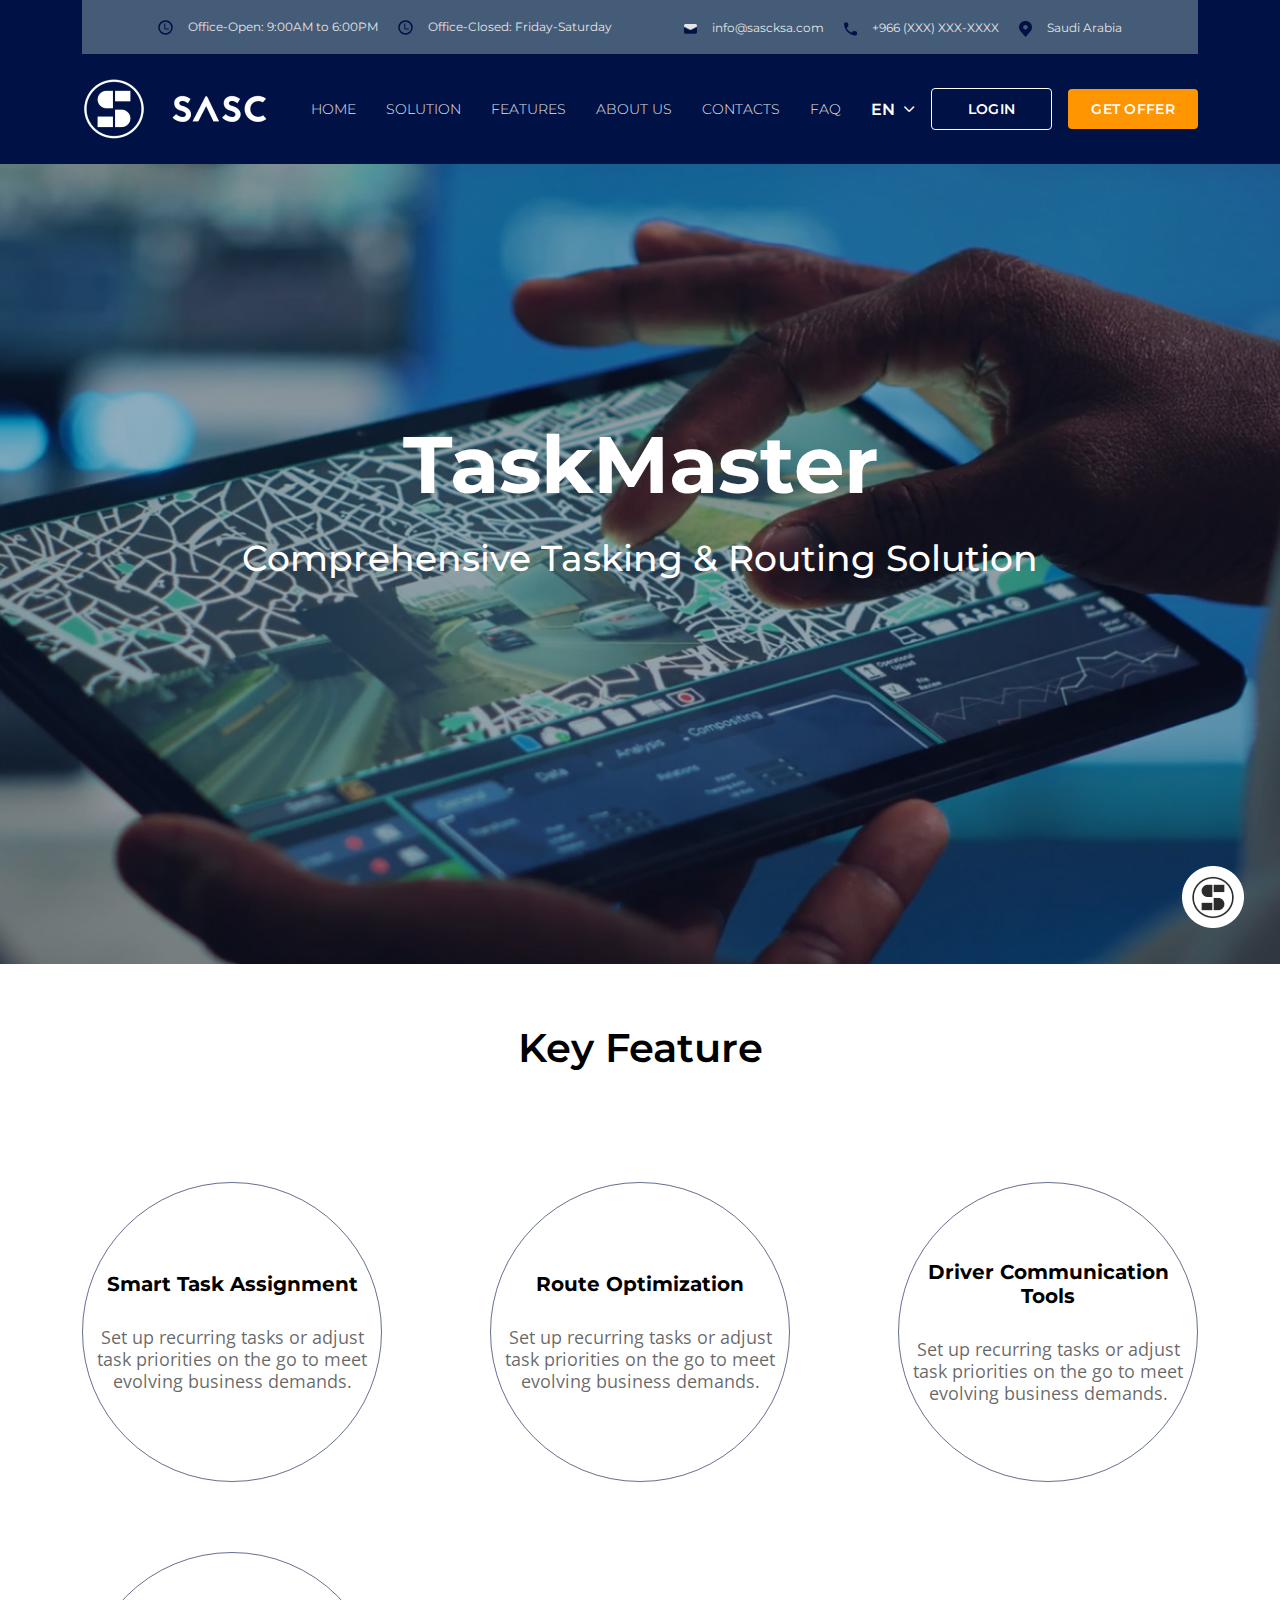
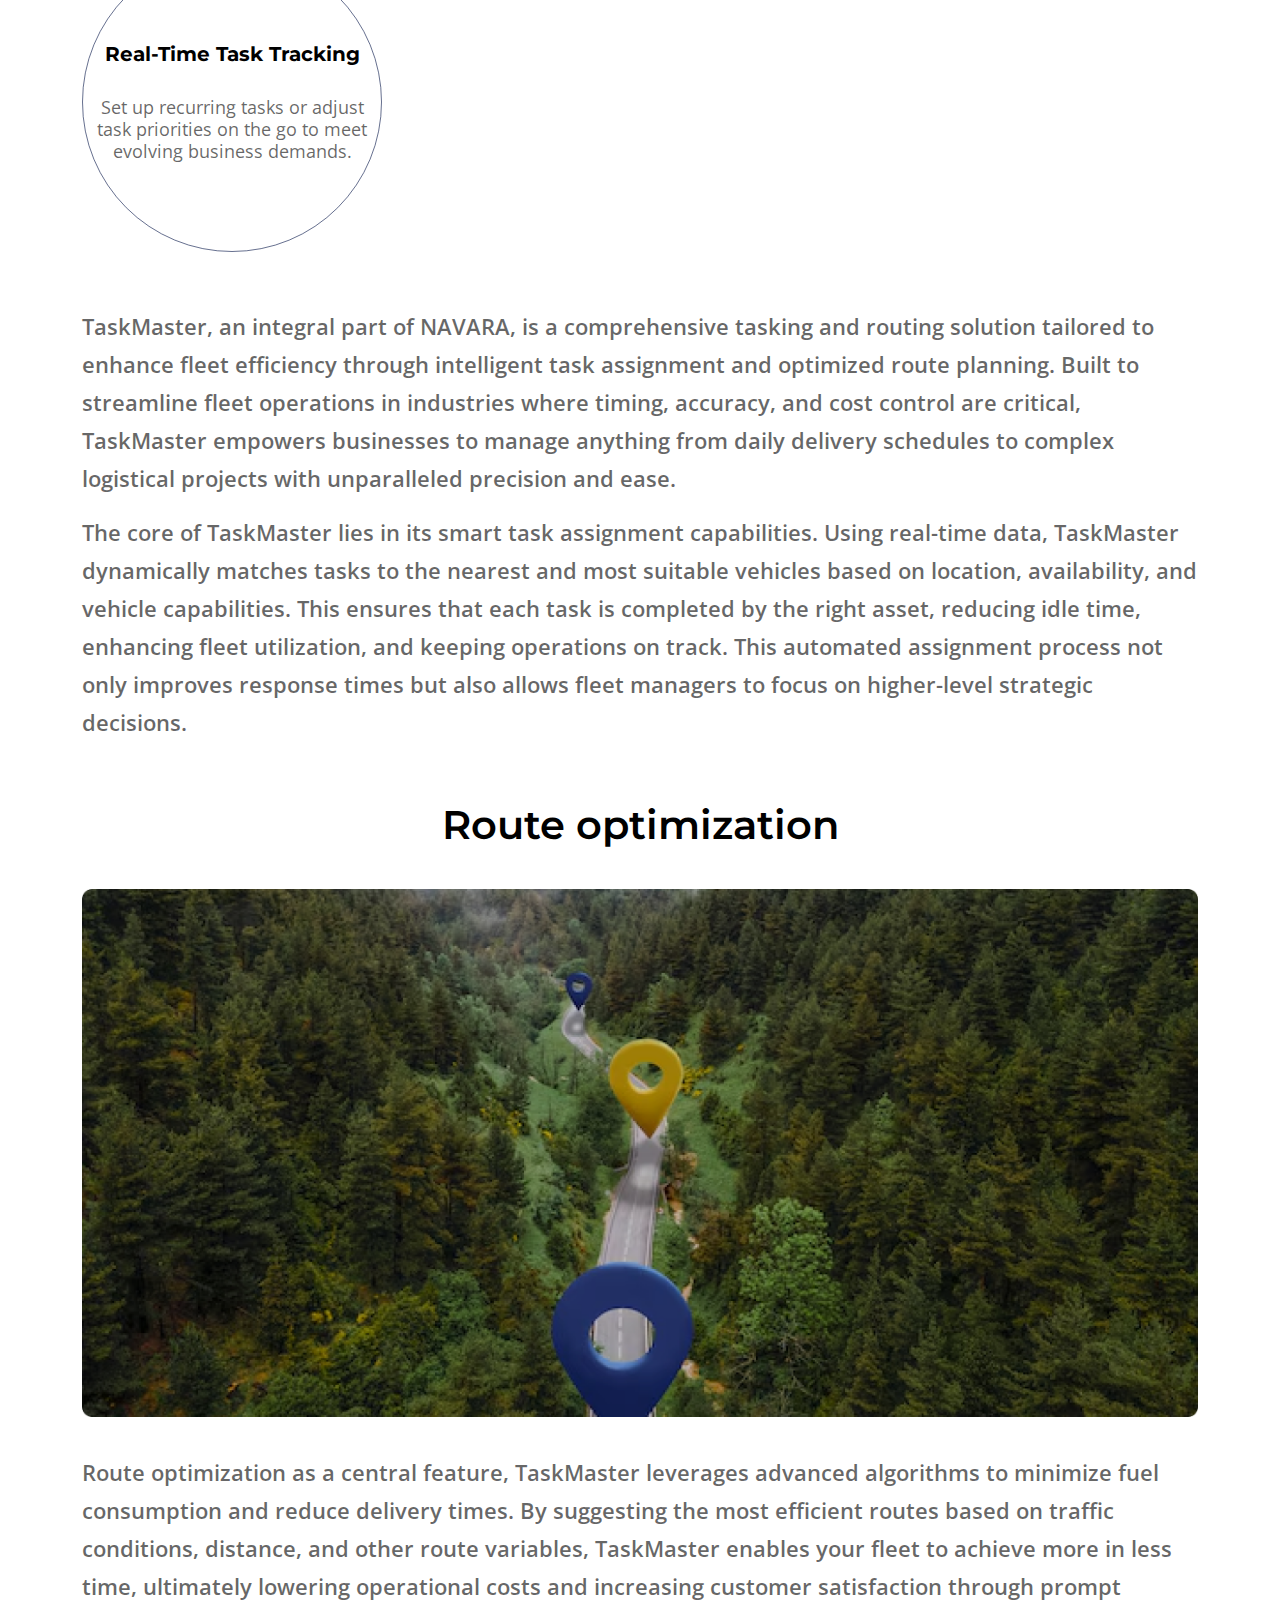
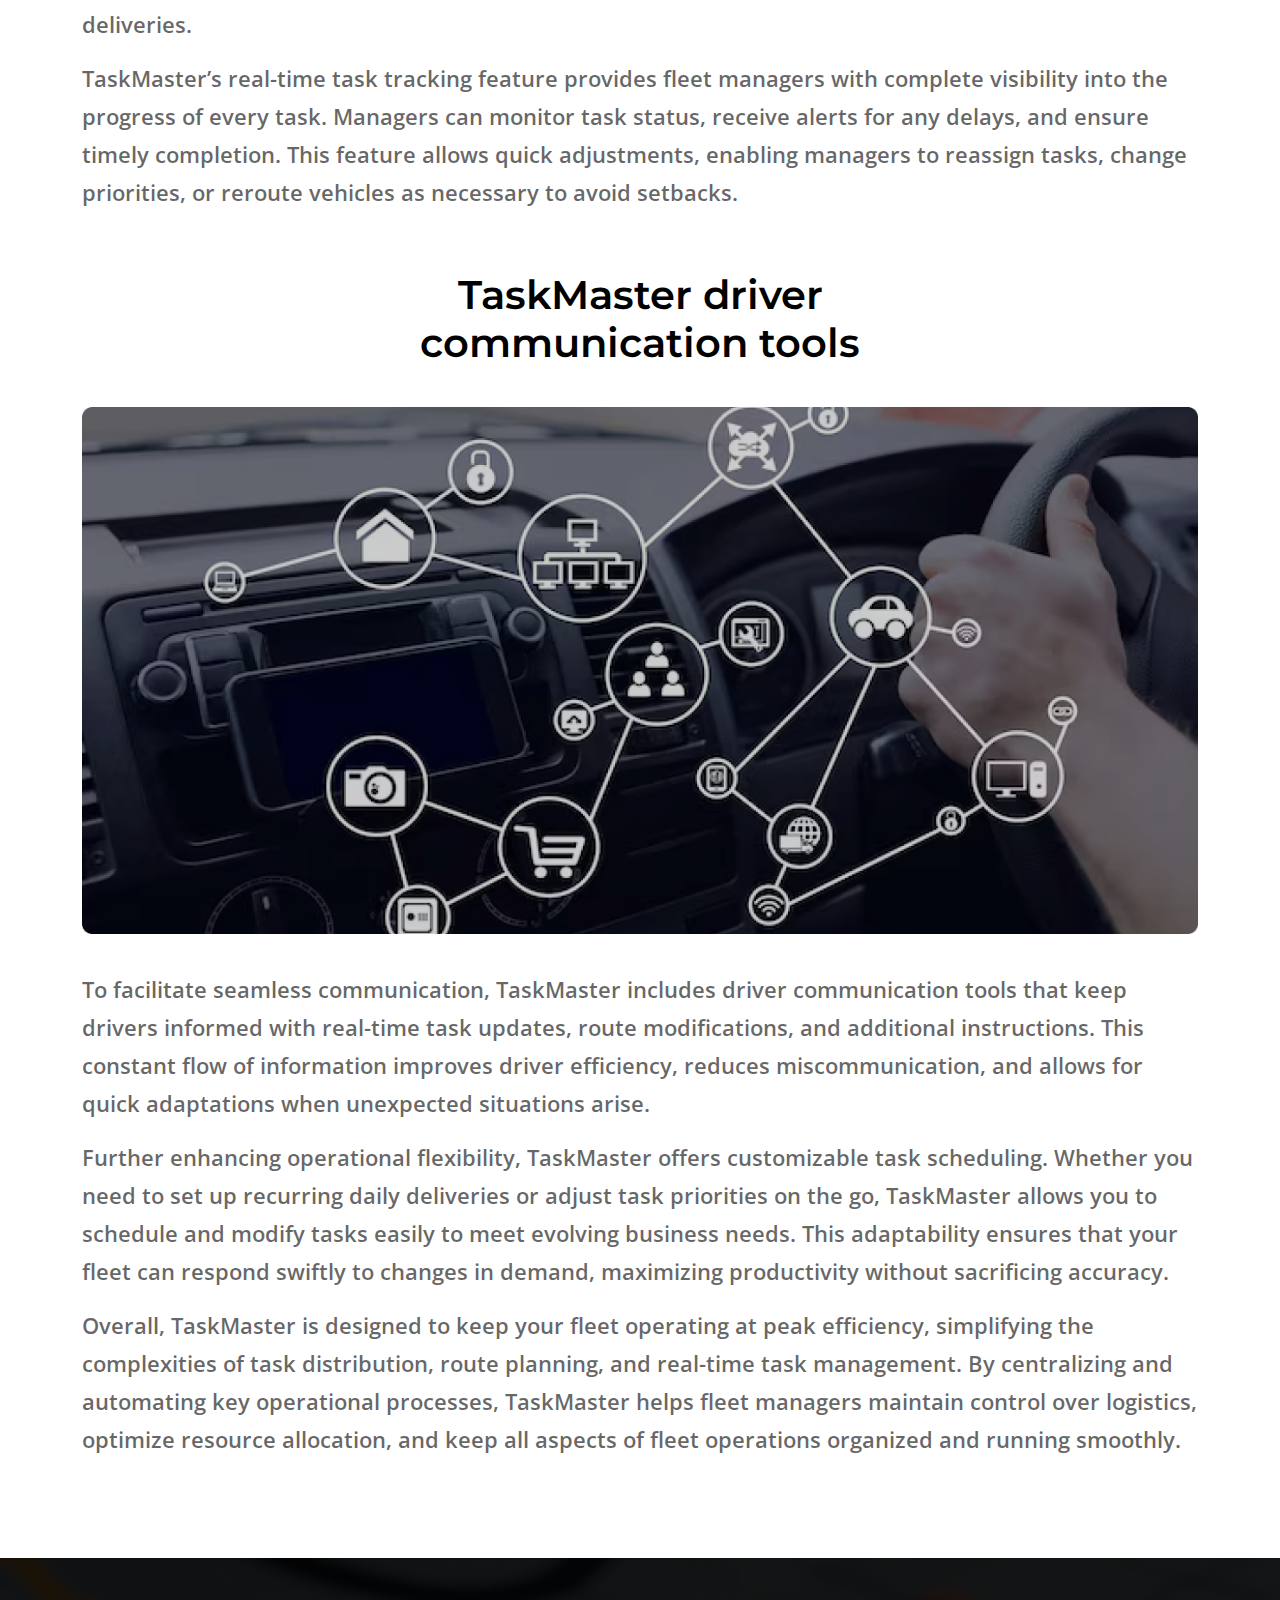
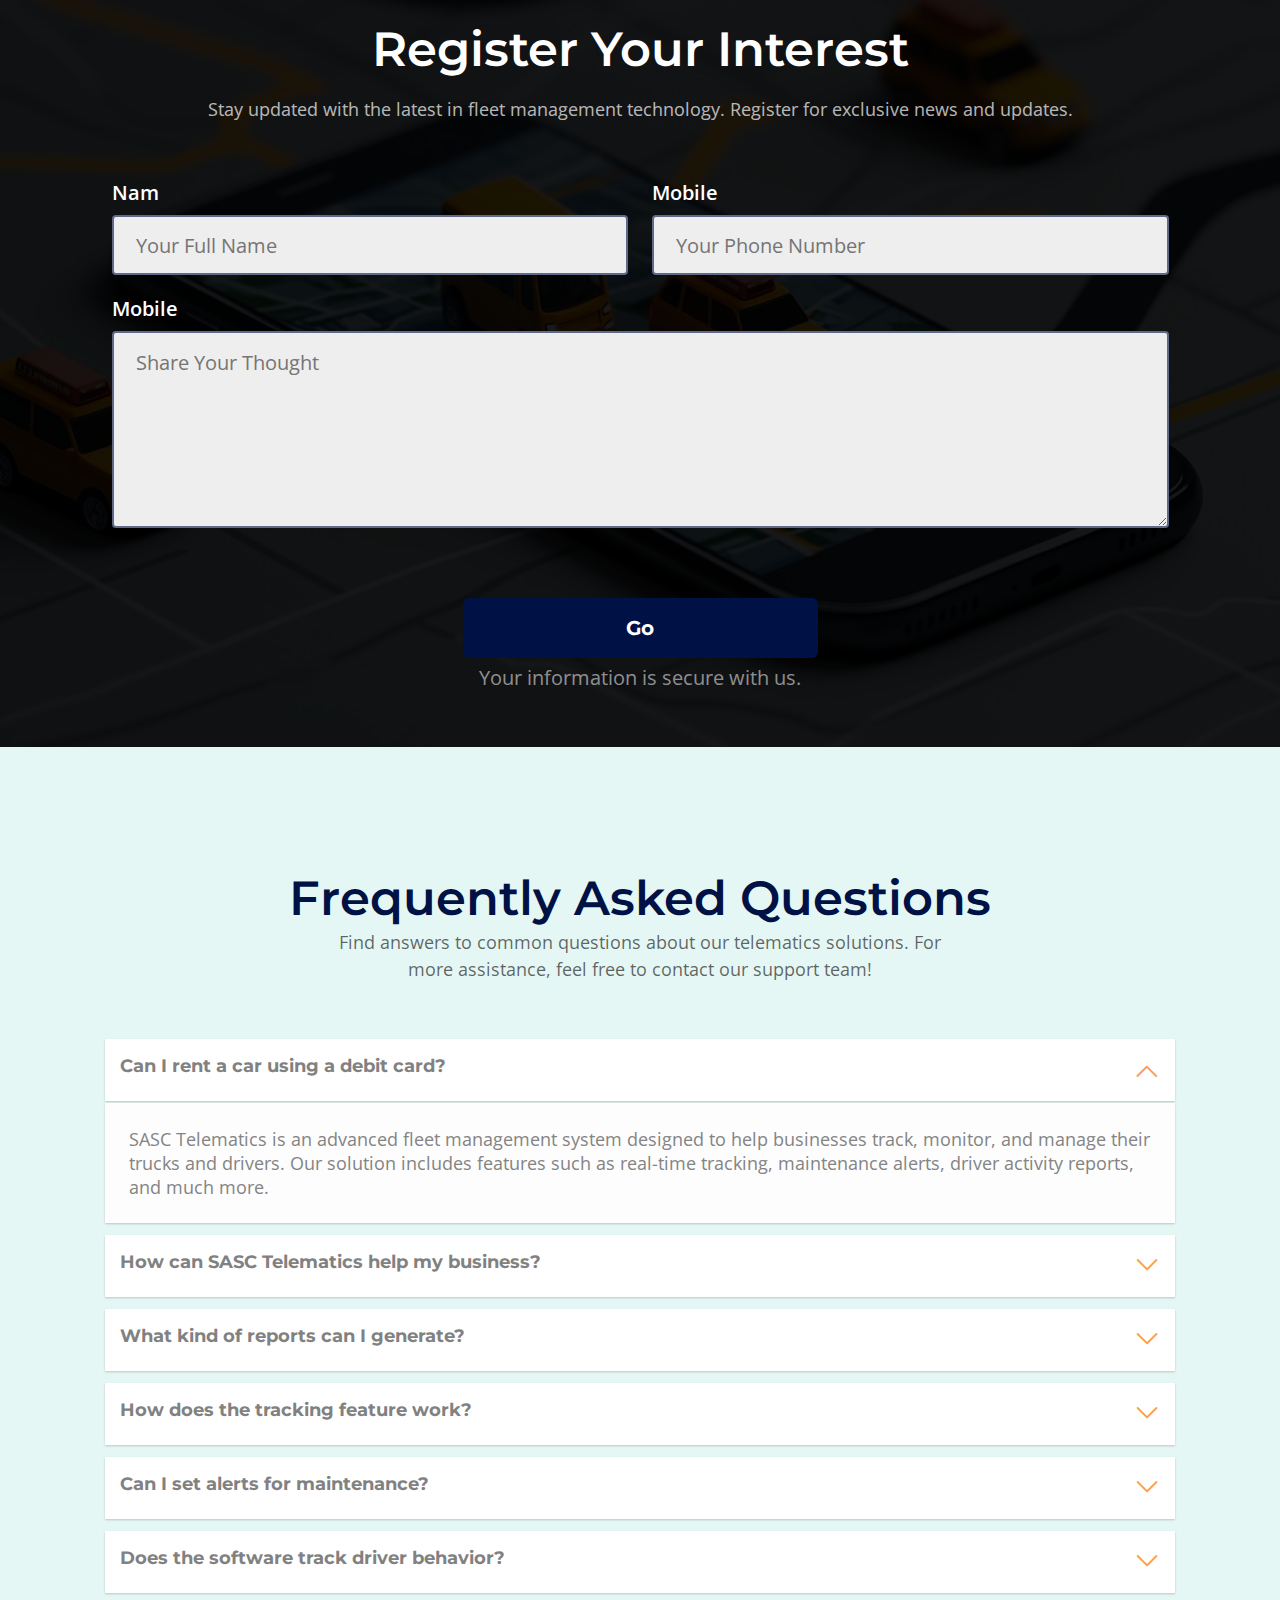
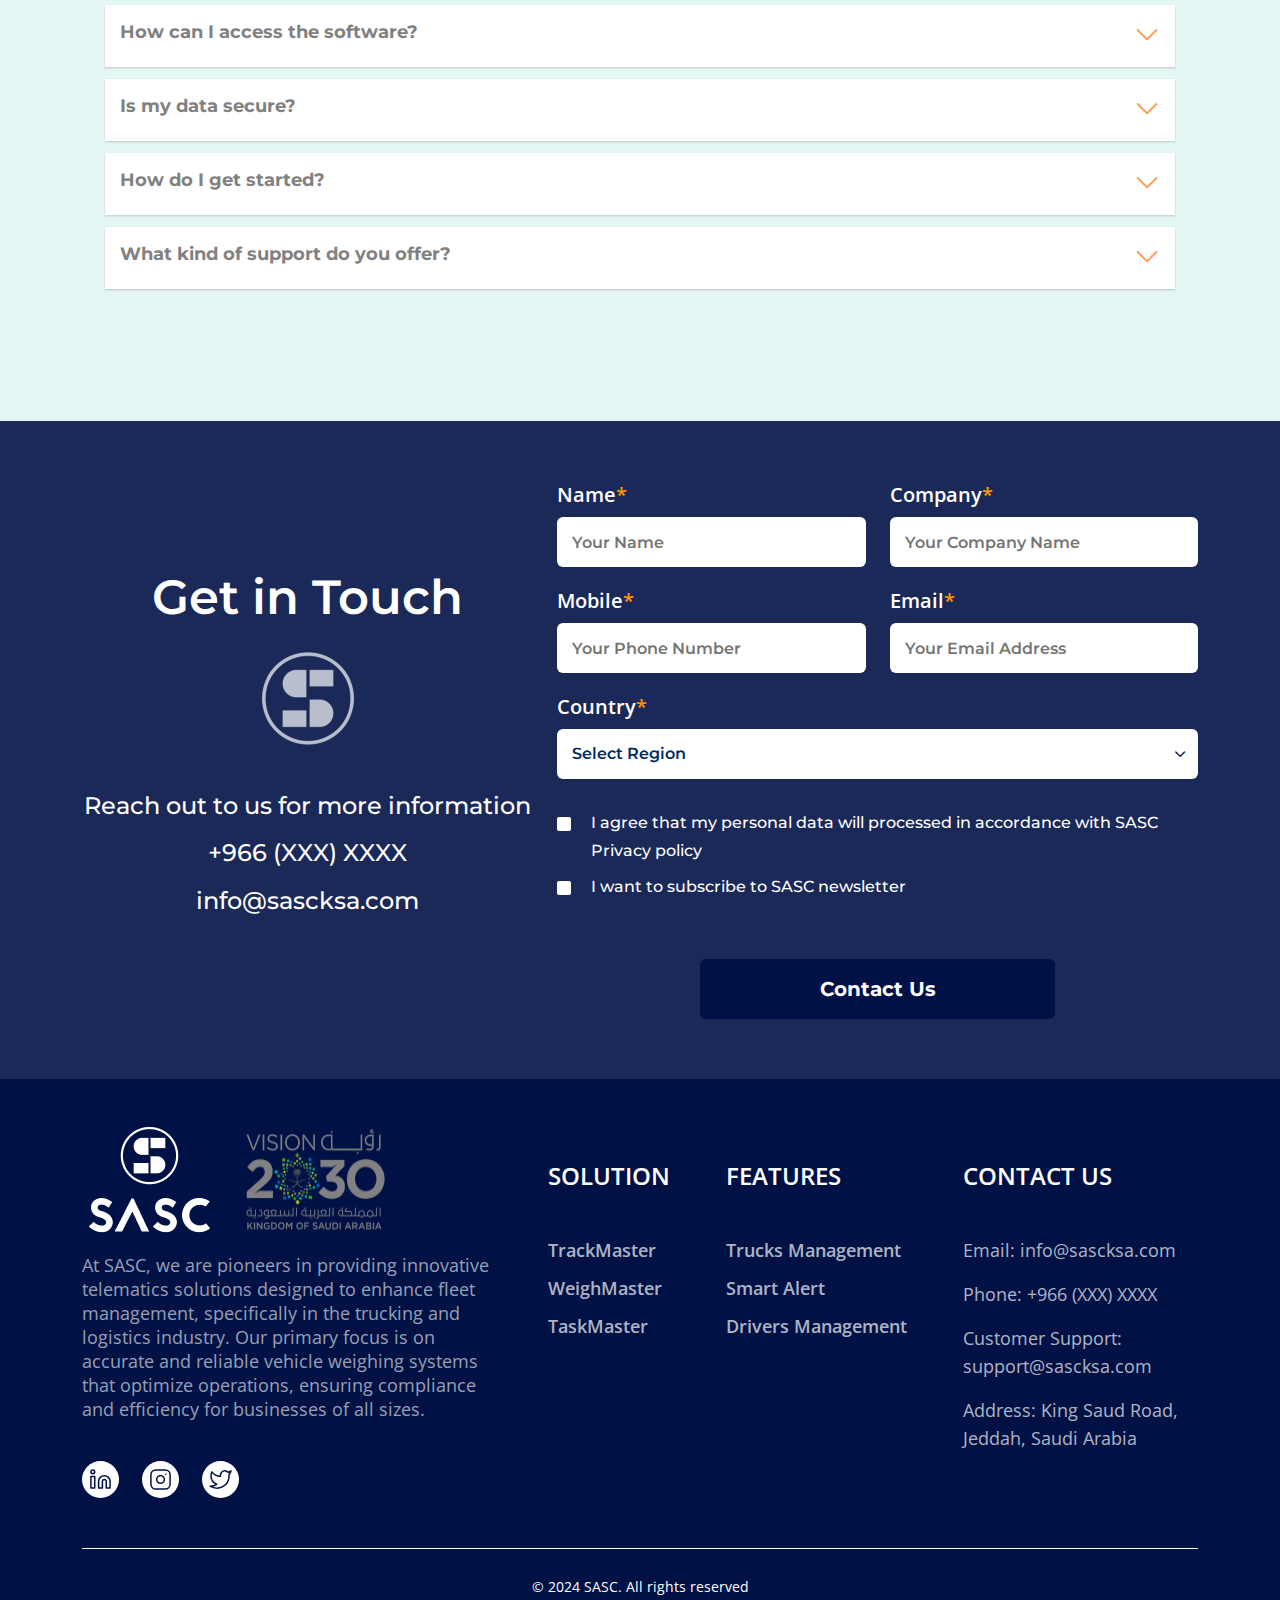
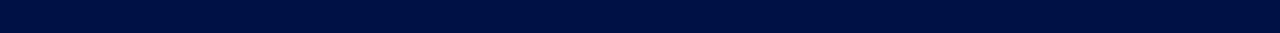
<file: solution-2.html>
<!DOCTYPE html>
<html lang="en">
 <head>
    <meta charset="UTF-8">
    <meta http-equiv="X-UA-Compatible" content="IE=edge">
    <meta name="viewport" content="width=device-width, initial-scale=1.0">
    <title>TaskMaster</title>
    <!----- CSS here ----->
    <link rel="stylesheet" href="assets/css/all.min.css">
    <!----- All Min Css ------>
    <link rel="stylesheet" href="assets/css/fontawesome.min.css">
    <!----- Fontawesome Css ------>
    <link rel="stylesheet" href="assets/css/slick.css">
    <!----- Slick Css ------>
    <link rel="stylesheet" href="assets/css/spacer.css">
    <!----- Spacer Css ------>
    <link rel="stylesheet" href="assets/css/bootstrap.min.css">
    <!----- Boostrap Min Css ----->
    <link rel="stylesheet" href="style.css">
    <!--- Main CSS --->
   </head>

   <body>
     <div id="page">
    <!------- Html Start ------->

    <!--- Header Area Start --->
    <header class="site-header">
       <div class="header_topbar">
          <div class="container container-large">
              <div class="h-topbar-inner">
                <div class="h-topbar-info">
                  <ul>
                     <li><p><img src="assets/images/clock.svg" alt=""> Office-Open: 9:00AM to 6:00PM</p></li>
                     <li class="d-lg-none d-xl-block"><p><img src="assets/images/clock.svg" alt=""> Office-Closed: Friday-Saturday</p></li>
                  </ul>
               </div>
               <div class="h-topbar-info">
                 <ul>
                    <li><a href="mailto:info@sascksa.com"><img src="assets/images/envelope.svg" alt=""> info@sascksa.com</a></li>
                    <li><a href="tel:+966 (XXX) XXX-XXXX"><img src="assets/images/phone.svg" alt=""> +966 (XXX) XXX-XXXX</a></li>
                    <li><a href="#"><img src="assets/images/location.svg" alt=""> Saudi Arabia</a></li>
                 </ul>
              </div>
              </div>
          </div>
       </div>
       <!-- Mian Header -->
       <div class="header-main">
          <div class="container">
            <div class="header-inline-wrapper">
              <div class="site-logo">
                <a href="index.html"><img src="assets/images/site-logo.png" alt=""></a>
            </div>
            <div class="header-right-wrapper">
              <div class="open-nav-menu">
                <span></span>
              </div>
              <div class="menu-overlay">
              </div>
              <!-- navigation menu start -->
              <div class="main-menu">
                <div class="close-nav-menu">
                  <img src="assets/images/close.svg" alt="close">
                </div>
                <ul class="menu">
                  <li class="menu-item">
                      <a href="index.html">HOME</a>
                  </li>
                  <li class="menu-item">
                      <a href="solution-1.html">SOLUTION</a>
                  </li>
                  <li class="menu-item">
                      <a href="feature.html">FEATURES</a>
                  </li>
                  <li class="menu-item">
                      <a href="about.html">ABOUT US </a>
                  </li>
                  <li class="menu-item">
                      <a href="#">CONTACTS</a>
                  </li>
                  <li class="menu-item">
                      <a href="#">FAQ</a>
                  </li>
                </ul>
              </div>
              <!-- navigation menu end -->
              <div class="header-btn-wrap">
                <div class="custom-select">
                  <select>
                    <option value="">En</option>
                    <option value="">En</option>
                    <option value="">En</option>
                    <option value="">En</option>
                  </select>
                </div>
                  <a href="#" class="h-btn b-btn d-lg-none d-xl-block">LOGIN</a>
                  <a href="#" class="h-btn bg-btn">GET OFFER</a>
              </div>
            </div>
            </div>
          </div>
       </div>
    </header>
    <!--- Header Area End --->
    <!--- TaskMaster Section Start --->
    <section class="taskMaster-section p-relative">
      <div class="sec-brand-logo">
         <img src="assets/images/brand-logo.png" alt="">
      </div>
      <div class="trackmaster-slides-bg" style="background-image: url(assets/images/trackmaster-bg-3.jpg);">
         <div class="container">
            <div class="trackmaster-content">
               <h1>TaskMaster</h1>
               <span>Comprehensive Tasking & Routing Solution</span>
           </div>
         </div>
       </div>
    </section>
    <!--- TaskMaster Section End --->

    <!--- Key Feature Section Start --->
    <section class="key-feature-section pt-50 pt-md-60 pb-md-55">
       <div class="container">
          <div class="row">
             <div class="col-12 text-center">
                <div class="section-title">
                   <h3>Key Feature</h3>
                </div>
             </div>
          </div>
          <div class="solution-circle-box-wrap">
            <div class="key-feature-box">
               <h5>Smart Task Assignment</h5>
               <p>Set up recurring tasks or adjust task priorities on the go to meet evolving business demands.</p>
            </div>
            <div class="key-feature-box">
               <h5>Route Optimization</h5>
               <p>Set up recurring tasks or adjust task priorities on the go to meet evolving business demands.</p>
            </div>
            <div class="key-feature-box">
               <h5>Driver Communication Tools</h5>
               <p>Set up recurring tasks or adjust task priorities on the go to meet evolving business demands.</p>
            </div>
            <div class="key-feature-box">
               <h5>Real-Time Task Tracking</h5>
               <p>Set up recurring tasks or adjust task priorities on the go to meet evolving business demands.</p>
            </div>
          </div>
       </div>
    </section>
    <!--- Key Feature Section End --->

    <!--- Solution Content Section Start --->
    <section class="solution-content-wrapper pb-50 pb-md-100">
       <div class="container">
          <div class="row">
             <div class="col-12">
                 <div class="solution-contents">
                    <p>TaskMaster, an integral part of NAVARA, is a comprehensive tasking and routing solution tailored to enhance fleet efficiency through intelligent task assignment and optimized route planning. Built to streamline fleet operations in industries where timing, accuracy, and cost control are critical, TaskMaster empowers businesses to manage anything from daily delivery schedules to complex logistical projects with unparalleled precision and ease.</p>
                    <p>The core of TaskMaster lies in its smart task assignment capabilities. Using real-time data, TaskMaster dynamically matches tasks to the nearest and most suitable vehicles based on location, availability, and vehicle capabilities. This ensures that each task is completed by the right asset, reducing idle time, enhancing fleet utilization, and keeping operations on track. This automated assignment process not only improves response times but also allows fleet managers to focus on higher-level strategic decisions.</p>
                 </div>
             </div>
          </div>
          <!-- Bottom -->
          <div class="route-optimization pt-40 pt-md-60">
            <div class="row">
               <div class="col-12">
                  <div class="section-title">
                     <h3>Route optimization</h3>
                  </div>
                  <div class="route-img">
                      <img src="assets/images/route-optimization-bg.png" alt="">
                  </div>
                  <div class="solution-contents">
                     <p>Route optimization as a central feature, TaskMaster leverages advanced algorithms to minimize fuel consumption and reduce delivery times. By suggesting the most efficient routes based on traffic conditions, distance, and other route variables, TaskMaster enables your fleet to achieve more in less time, ultimately lowering operational costs and increasing customer satisfaction through prompt deliveries.</p>
                     <p>TaskMaster’s real-time task tracking feature provides fleet managers with complete visibility into the progress of every task. Managers can monitor task status, receive alerts for any delays, and ensure timely completion. This feature allows quick adjustments, enabling managers to reassign tasks, change priorities, or reroute vehicles as necessary to avoid setbacks.</p>
                  </div>
               </div>
            </div>
          </div>
          <!-- Bottom -->
          <div class="route-optimization pt-40 pt-md-60">
            <div class="row">
               <div class="col-12">
                  <div class="section-title">
                     <h3>TaskMaster driver<br/> communication tools</h3>
                  </div>
                  <div class="route-img">
                      <img src="assets/images/taskmaster-driver-bg.png" alt="">
                  </div>
                  <div class="solution-contents">
                     <p>To facilitate seamless communication, TaskMaster includes driver communication tools that keep drivers informed with real-time task updates, route modifications, and additional instructions. This constant flow of information improves driver efficiency, reduces miscommunication, and allows for quick adaptations when unexpected situations arise.</p>
                     <p>Further enhancing operational flexibility, TaskMaster offers customizable task scheduling. Whether you need to set up recurring daily deliveries or adjust task priorities on the go, TaskMaster allows you to schedule and modify tasks easily to meet evolving business needs. This adaptability ensures that your fleet can respond swiftly to changes in demand, maximizing productivity without sacrificing accuracy.</p>
                     <p>Overall, TaskMaster is designed to keep your fleet operating at peak efficiency, simplifying the complexities of task distribution, route planning, and real-time task management. By centralizing and automating key operational processes, TaskMaster helps fleet managers maintain control over logistics, optimize resource allocation, and keep all aspects of fleet operations organized and running smoothly.</p>
                  </div>
               </div>
            </div>
          </div>
       </div>
    </section>
    <!--- Solution Content Section End --->

    <!--- Your Interest Section Start -->
    <section class="your-interest-section" style="background-image: url(assets/images/from-bg.png);">
       <div class="container">
          <div class="row">
             <div class="col-12 text-center">
                <div class="section-title interest_title">
                   <h2>Register Your Interest</h2>
                   <p>Stay updated with the latest in fleet management technology. Register for exclusive news and updates.</p>
                </div>
                <!-- Interest Form -->
                <div class="your-interest-form">
                  <form action="post">
                     <div class="row">
                        <div class="col-12 col-md-6">
                           <div class="field">
                              <label for="nam">Nam</label>
                              <input id="nam" type="text" placeholder="Your Full Name">
                           </div>
                        </div>
                        <div class="col-12 col-md-6">
                           <div class="field">
                              <label for="phone">Mobile</label>
                              <input id="phone" type="text" placeholder="Your Phone Number">
                           </div>
                        </div>
                        <div class="col-12">
                           <div class="field">
                              <label for="message">Mobile</label>
                               <textarea id="message" placeholder="Share Your Thought"></textarea>
                           </div>
                        </div>
                        <div class="col-12">
                            <div class="field field-submit">
                                <button type="submit" class="submit-btn">Go</button>
                                <span>Your information is secure with us.</span>
                            </div>
                        </div>
                     </div>
                  </form>
                </div>
             </div>
          </div>
       </div>
    </section>
    <!--- Your Interest Section End -->

    <!--- Asked Questions Section Start -->
    <section class="asked-question-section pt-50 pb-50 pt-md-120 pb-md-120">
        <div class="container">
           <div class="row">
              <div class="col-12 text-center">
                 <div class="section-title">
                    <h2>Frequently Asked Questions</h2>
                    <p>Find answers to common questions about our telematics solutions. For<br/> more assistance, feel free to contact our support team!</p>
                 </div>
                 <!-- Accordion -->
                   <!-- Accordion -->
                   <div class="accordion">
                     <div class="accordion-box">
                        <div class="accordion-title active">
                           <h5>Can I rent a car using a debit card?</h5>
                           <span>
                              <i class="fa-thin fa-angle-down"></i>
                           </span>
                        </div>
                        <div class="accordion-content">
                           <p>SASC Telematics is an advanced fleet management system designed to help businesses track, monitor, and manage their trucks and drivers. Our solution includes features such as real-time tracking, maintenance alerts, driver activity reports, and much more.</p>
                        </div>
                     </div>
                     <div class="accordion-box">
                        <div class="accordion-title">
                           <h5>How can SASC Telematics help my business?</h5>
                           <span>
                              <i class="fa-thin fa-angle-down"></i>
                           </span>
                        </div>
                        <div class="accordion-content">
                           <p>SASC Telematics is an advanced fleet management system designed to help businesses track, monitor, and manage their trucks and drivers. Our solution includes features such as real-time tracking, maintenance alerts, driver activity reports, and much more.</p>
                        </div>
                     </div>
                     <div class="accordion-box">
                        <div class="accordion-title">
                           <h5>What kind of reports can I generate?</h5>
                           <span>
                              <i class="fa-thin fa-angle-down"></i>
                           </span>
                        </div>
                        <div class="accordion-content">
                           <p>SASC Telematics is an advanced fleet management system designed to help businesses track, monitor, and manage their trucks and drivers. Our solution includes features such as real-time tracking, maintenance alerts, driver activity reports, and much more.</p>
                        </div>
                     </div>
                     <div class="accordion-box">
                        <div class="accordion-title">
                           <h5>How does the tracking feature work?</h5>
                           <span>
                              <i class="fa-thin fa-angle-down"></i>
                           </span>
                        </div>
                        <div class="accordion-content">
                           <p>SASC Telematics is an advanced fleet management system designed to help businesses track, monitor, and manage their trucks and drivers. Our solution includes features such as real-time tracking, maintenance alerts, driver activity reports, and much more.</p>
                        </div>
                     </div>
                     <div class="accordion-box">
                        <div class="accordion-title">
                           <h5>Can I set alerts for maintenance?</h5>
                           <span>
                              <i class="fa-thin fa-angle-down"></i>
                           </span>
                        </div>
                        <div class="accordion-content">
                           <p>SASC Telematics is an advanced fleet management system designed to help businesses track, monitor, and manage their trucks and drivers. Our solution includes features such as real-time tracking, maintenance alerts, driver activity reports, and much more.</p>
                        </div>
                     </div>
                     <div class="accordion-box">
                        <div class="accordion-title">
                           <h5>Does the software track driver behavior?</h5>
                           <span>
                              <i class="fa-thin fa-angle-down"></i>
                           </span>
                        </div>
                        <div class="accordion-content">
                           <p>SASC Telematics is an advanced fleet management system designed to help businesses track, monitor, and manage their trucks and drivers. Our solution includes features such as real-time tracking, maintenance alerts, driver activity reports, and much more.</p>
                        </div>
                     </div>
                     <div class="accordion-box">
                        <div class="accordion-title">
                           <h5>How can I access the software?</h5>
                           <span>
                              <i class="fa-thin fa-angle-down"></i>
                           </span>
                        </div>
                        <div class="accordion-content">
                           <p>SASC Telematics is an advanced fleet management system designed to help businesses track, monitor, and manage their trucks and drivers. Our solution includes features such as real-time tracking, maintenance alerts, driver activity reports, and much more.</p>
                        </div>
                     </div>
                     <div class="accordion-box">
                        <div class="accordion-title">
                           <h5>Is my data secure?</h5>
                           <span>
                              <i class="fa-thin fa-angle-down"></i>
                           </span>
                        </div>
                        <div class="accordion-content">
                           <p>SASC Telematics is an advanced fleet management system designed to help businesses track, monitor, and manage their trucks and drivers. Our solution includes features such as real-time tracking, maintenance alerts, driver activity reports, and much more.</p>
                        </div>
                     </div>
                     <div class="accordion-box">
                        <div class="accordion-title">
                           <h5>How do I get started?</h5>
                           <span>
                              <i class="fa-thin fa-angle-down"></i>
                           </span>
                        </div>
                        <div class="accordion-content">
                           <p>SASC Telematics is an advanced fleet management system designed to help businesses track, monitor, and manage their trucks and drivers. Our solution includes features such as real-time tracking, maintenance alerts, driver activity reports, and much more.</p>
                        </div>
                     </div>
                     <div class="accordion-box">
                        <div class="accordion-title">
                           <h5>What kind of support do you offer?</h5>
                           <span>
                              <i class="fa-thin fa-angle-down"></i>
                           </span>
                        </div>
                        <div class="accordion-content">
                           <p>SASC Telematics is an advanced fleet management system designed to help businesses track, monitor, and manage their trucks and drivers. Our solution includes features such as real-time tracking, maintenance alerts, driver activity reports, and much more.</p>
                        </div>
                     </div>
                  </div>
              </div>
           </div>
        </div>
    </section>
    <!--- Asked Questions Section End -->

    <!--- Get In Touch Section Start -->
    <section class="get-in-touch-section pt-50 pb-50 pt-md-60 pb-md-60">
       <div class="container">
          <div class="row align-items-md-center">
             <div class="col-12 col-lg-5 text-center">
                <div class="get-in-touch-content">
                   <div class="section-title">
                      <h2>Get in Touch</h2>
                      <span><img src="assets/images/brand-icon-white.png" alt=""></span>
                      <p>Reach out to us for more information</p>
                   </div>
                   <div class="get-in-info">
                      <a href="tel:+966 (XXX) XXXX">+966 (XXX) XXXX</a>
                      <a href="mailto:info@sascksa.com">info@sascksa.com</a>
                   </div>
                </div>
             </div>
             <div class="col-12 col-lg-7">
                <div class="get-in-form-wrap">
                   <form action="post">
                      <div class="row">
                          <div class="col-12 col-lg-6">
                             <div class="field get_field">
                                <label for="name">Name</label>
                                <input id="name" type="text" placeholder="Your Name">
                             </div>
                          </div>
                          <div class="col-12 col-lg-6">
                             <div class="field get_field">
                                <label for="company">Company</label>
                                <input id="company" type="text" placeholder="Your Company Name">
                             </div>
                          </div>
                          <div class="col-12 col-lg-6">
                             <div class="field get_field">
                                <label for="phone">Mobile</label>
                                <input id="phone" type="text" placeholder="Your Phone Number">
                             </div>
                          </div>
                          <div class="col-12 col-lg-6">
                             <div class="field get_field">
                                <label for="email">Email</label>
                                <input id="email" type="text" placeholder="Your Email Address">
                             </div>
                          </div>
                          <div class="col-12">
                             <div class="field get_field">
                                <label for="email">Country</label>
                                <div class="form-country-select">
                                   <select>
                                      <option value="1">Select Region</option>
                                      <option value="2">Select Region 2</option>
                                      <option value="3">Select Region 3</option>
                                      <option value="4">Select Region 4</option>
                                      <option value="5">Select Region 5</option>
                                   </select>
                                </div>
                             </div>
                          </div>
                          <div class="col-12">
                             <div class="field_checkbox">
                              <label>
                                 <input type="checkbox" id="option1">
                                 <span class="checkmark"></span>
                                 <p>I agree that my  personal data will  processed in accordance with SASC Privacy policy</p>
                               </label>
                              <label>
                                 <input type="checkbox" id="option1">
                                 <span class="checkmark"></span>
                                 <p>I want to subscribe to SASC newsletter</p>
                               </label>
                             </div>
                          </div>
                          <div class="col-12 text-center">
                           <div class="field field-submit">
                               <button type="submit" class="submit-btn">Contact Us</button>
                           </div>
                       </div>
                      </div>
                   </form>
                </div>
             </div>
          </div>
       </div>
    </section>
    <!--- Get In Touch Section End -->
  
    <!-- Footer Section Start -->
    <footer class="site-footer">
        <div class="container">
           <div class="footer-inline-wrap">
            <div class="footer-box">
               <div class="footer-logo-wrap">
                   <img src="assets/images/footer-white-logo.png" alt="">
                   <img src="assets/images/attachment-1.png" alt="">
               </div>
               <p class="footer-content">At SASC, we are pioneers in providing innovative telematics solutions designed to enhance fleet management, specifically in the trucking and logistics industry. Our primary focus is on accurate and reliable vehicle weighing systems that optimize operations, ensuring compliance and efficiency for businesses of all sizes.</p>
               <div class="footer-socials">
                  <a href="#"><img src="assets/images/linkedin.svg" alt=""></a>
                  <a href="#"><img src="assets/images/instagram.svg" alt=""></a>
                  <a href="#"><img src="assets/images/twitter.svg" alt=""></a>
               </div>
           </div>
            <div class="footer-box">
               <h3 class="widget-title">SOLUTION</h3>
               <ul class="footer-menu">
                   <li><a href="#">TrackMaster</a></li>
                   <li><a href="#">WeighMaster</a></li>
                   <li><a href="#">TaskMaster</a></li>
               </ul>
            </div>
            <div class="footer-box">
               <h3 class="widget-title">FEATURES</h3>
               <ul class="footer-menu">
                   <li><a href="#">Trucks Management</a></li>
                   <li><a href="#">Smart Alert</a></li>
                   <li><a href="#">Drivers Management</a></li>
               </ul>
            </div>
            <div class="footer-box">
               <h3 class="widget-title">CONTACT US</h3>
              <div class="footer-info"> 
                 <p><a href="mailto:Email: info@sascksa.com">Email: info@sascksa.com </a></p>
                 <p><a href="tel:+966 (XXX) XXXX">Phone: +966 (XXX) XXXX</a></p>
                 <p>Customer Support: support@sascksa.com</p>
                 <p>Address: King Saud Road, Jeddah, Saudi Arabia</p>
              </div>
            </div>
           </div>
           <!-- Footer Bottom -->
            <p class="copyright">© 2024 SASC. All rights reserved</p>
        </div>
    </footer>
    <!-- Footer Section End -->

    <!------ JS here ------>
    <script src="assets/js/jquery-3.7.1.min.js"></script>
    <!----- jquery js ----->
    <script src="assets/js/fontawesome.min.js"></script>
    <!----- fontawesome js ------>
    <script src="assets/js/bootstrap.min.js"></script>
    <!----- Bootstrap js ------>
    <script src="assets/js/slick.min.js"></script>
    <!----- slick js ------>
    <script src="assets/js/main.js"></script>
    <!------ main js ------>
   </div>
  </body>
</html>
</file>
<file: assets/css/spacer.css>
/* Deafult Margin & Padding */
/*-- Margin Top --*/
.mt-5 {
	margin-top: 5px;
}
.mt-10 {
	margin-top: 10px;
}
.mt-15 {
	margin-top: 15px;
}
.mt-20 {
	margin-top: 20px;
}
.mt-25 {
	margin-top: 25px;
}
.mt-30 {
	margin-top: 30px;
}
.mt-35 {
	margin-top: 35px;
}
.mt-40 {
	margin-top: 40px;
}
.mt-45 {
	margin-top: 45px;
}
.mt-50 {
	margin-top: 50px;
}
.mt-55 {
	margin-top: 55px;
}
.mt-60 {
	margin-top: 60px;
}
.mt-65 {
	margin-top: 65px;
}
.mt-70 {
	margin-top: 70px;
}
.mt-75 {
	margin-top: 75px;
}
.mt-80 {
	margin-top: 80px;
}
.mt-85 {
	margin-top: 85px;
}
.mt-90 {
	margin-top: 90px;
}
.mt-95 {
	margin-top: 95px;
}
.mt-100 {
	margin-top: 100px;
}
.mt-105 {
	margin-top: 105px;
}
.mt-110 {
	margin-top: 110px;
}
.mt-115 {
	margin-top: 115px;
}
.mt-120 {
	margin-top: 120px;
}
.mt-125 {
	margin-top: 125px;
}
.mt-130 {
	margin-top: 130px;
}
.mt-135 {
	margin-top: 135px;
}
.mt-140 {
	margin-top: 140px;
}
.mt-145 {
	margin-top: 145px;
}
.mt-150 {
	margin-top: 150px;
}
.mt-155 {
	margin-top: 155px;
}
.mt-160 {
	margin-top: 160px;
}
.mt-165 {
	margin-top: 165px;
}
.mt-170 {
	margin-top: 170px;
}
.mt-175 {
	margin-top: 175px;
}
.mt-180 {
	margin-top: 180px;
}
.mt-185 {
	margin-top: 185px;
}
.mt-190 {
	margin-top: 190px;
}
.mt-195 {
	margin-top: 195px;
}
.mt-200 {
	margin-top: 200px;
}
/*-- Margin Bottom --*/

.mb-5 {
	margin-bottom: 5px;
}
.mb-10 {
	margin-bottom: 10px;
}
.mb-15 {
	margin-bottom: 15px;
}
.mb-20 {
	margin-bottom: 20px;
}
.mb-25 {
	margin-bottom: 25px;
}
.mb-30 {
	margin-bottom: 30px;
}
.mb-35 {
	margin-bottom: 35px;
}
.mb-40 {
	margin-bottom: 40px;
}
.mb-45 {
	margin-bottom: 45px;
}
.mb-50 {
	margin-bottom: 50px;
}
.mb-55 {
	margin-bottom: 55px;
}
.mb-60 {
	margin-bottom: 60px;
}
.mb-65 {
	margin-bottom: 65px;
}
.mb-70 {
	margin-bottom: 70px;
}
.mb-75 {
	margin-bottom: 75px;
}
.mb-80 {
	margin-bottom: 80px;
}
.mb-85 {
	margin-bottom: 85px;
}
.mb-90 {
	margin-bottom: 90px;
}
.mb-95 {
	margin-bottom: 95px;
}
.mb-100 {
	margin-bottom: 100px;
}
.mb-105 {
	margin-bottom: 105px;
}
.mb-110 {
	margin-bottom: 110px;
}
.mb-115 {
	margin-bottom: 115px;
}
.mb-120 {
	margin-bottom: 120px;
}
.mb-125 {
	margin-bottom: 125px;
}
.mb-130 {
	margin-bottom: 130px;
}
.mb-135 {
	margin-bottom: 135px;
}
.mb-140 {
	margin-bottom: 140px;
}
.mb-145 {
	margin-bottom: 145px;
}
.mb-150 {
	margin-bottom: 150px;
}
.mb-155 {
	margin-bottom: 155px;
}
.mb-160 {
	margin-bottom: 160px;
}
.mb-165 {
	margin-bottom: 165px;
}
.mb-170 {
	margin-bottom: 170px;
}
.mb-175 {
	margin-bottom: 175px;
}
.mb-180 {
	margin-bottom: 180px;
}
.mb-185 {
	margin-bottom: 185px;
}
.mb-190 {
	margin-bottom: 190px;
}
.mb-195 {
	margin-bottom: 195px;
}
.mb-200 {
	margin-bottom: 200px;
}

/* -----Margin Left------ */
.ml-40 {
	margin-left: 40px;
}
.ml-50 {
	margin-left: 50px;
}
.ml-60 {
	margin-left: 60px;
}
.ml-70 {
	margin-left: 70px;
}
.ml-80 {
	margin-left: 80px;
}
.ml-90 {
	margin-left: 90px;
}
.ml-100 {
	margin-left: 100px;
}

/*-- Padding Top --*/
.pt-md-5 {
	padding-top: 5px;
}
.pt-md-10 {
	padding-top: 10px;
}
.pt-md-15 {
	padding-top: 15px;
}
.pt-md-20 {
	padding-top: 20px;
}
.pt-md-25 {
	padding-top: 25px;
}
.pt-md-30 {
	padding-top: 30px;
}
.pt-md-35 {
	padding-top: 35px;
}
.pt-md-40 {
	padding-top: 40px;
}
.pt-md-45 {
	padding-top: 45px;
}
.pt-md-50 {
	padding-top: 50px;
}
.pt-md-55 {
	padding-top: 55px;
}
.pt-md-60 {
	padding-top: 60px;
}
.pt-md-65 {
	padding-top: 65px;
}
.pt-md-70 {
	padding-top: 70px;
}
.pt-md-75 {
	padding-top: 75px;
}
.pt-md-80 {
	padding-top: 80px;
}
.pt-md-85 {
	padding-top: 85px;
}
.pt-md-90 {
	padding-top: 90px;
}
.pt-md-95 {
	padding-top: 95px;
}
.pt-md-100 {
	padding-top: 100px;
}
.pt-md-105 {
	padding-top: 105px;
}
.pt-md-110 {
	padding-top: 110px;
}
.pt-md-115 {
	padding-top: 115px;
}
.pt-md-120 {
	padding-top: 120px;
}
.pt-md-125 {
	padding-top: 125px;
}
.pt-md-130 {
	padding-top: 130px;
}
.pt-md-135 {
	padding-top: 135px;
}
.pt-md-140 {
	padding-top: 140px;
}
.pt-md-145 {
	padding-top: 145px;
}
.pt-md-150 {
	padding-top: 150px;
}
.pt-md-155 {
	padding-top: 155px;
}
.pt-md-160 {
	padding-top: 160px;
}
.pt-md-165 {
	padding-top: 165px;
}
.pt-md-170 {
	padding-top: 170px;
}
.pt-md-175 {
	padding-top: 175px;
}
.pt-md-180 {
	padding-top: 180px;
}
.pt-md-185 {
	padding-top: 185px;
}
.pt-md-190 {
	padding-top: 190px;
}
.pt-md-195 {
	padding-top: 195px;
}
.pt-md-200 {
	padding-top: 200px;
}
/*-- Padding Bottom --*/

.pb-md-5 {
	padding-bottom: 5px;
}
.pb-md-10 {
	padding-bottom: 10px;
}
.pb-md-15 {
	padding-bottom: 15px;
}
.pb-md-20 {
	padding-bottom: 20px;
}
.pb-md-25 {
	padding-bottom: 25px;
}
.pb-md-30 {
	padding-bottom: 30px;
}
.pb-md-35 {
	padding-bottom: 35px;
}
.pb-md-40 {
	padding-bottom: 40px;
}
.pb-md-45 {
	padding-bottom: 45px;
}
.pb-md-50 {
	padding-bottom: 50px;
}
.pb-md-55 {
	padding-bottom: 55px;
}
.pb-md-60 {
	padding-bottom: 60px;
}
.pb-md-65 {
	padding-bottom: 65px;
}
.pb-md-70 {
	padding-bottom: 70px;
}
.pb-md-75 {
	padding-bottom: 75px;
}
.pb-md-80 {
	padding-bottom: 80px;
}
.pb-md-85 {
	padding-bottom: 85px;
}
.pb-md-90 {
	padding-bottom: 90px;
}
.pb-md-95 {
	padding-bottom: 95px;
}
.pb-md-100 {
	padding-bottom: 100px;
}
.pb-md-105 {
	padding-bottom: 105px;
}
.pb-md-110 {
	padding-bottom: 110px;
}
.pb-md-115 {
	padding-bottom: 115px;
}
.pb-md-120 {
	padding-bottom: 120px;
}
.pb-md-125 {
	padding-bottom: 125px;
}
.pb-md-130 {
	padding-bottom: 130px;
}
.pb-md-135 {
	padding-bottom: 135px;
}
.pb-md-140 {
	padding-bottom: 140px;
}
.pb-md-145 {
	padding-bottom: 145px;
}
.pb-md-150 {
	padding-bottom: 150px;
}
.pb-md-155 {
	padding-bottom: 155px;
}
.pb-md-160 {
	padding-bottom: 160px;
}
.pb-md-165 {
	padding-bottom: 165px;
}
.pb-md-170 {
	padding-bottom: 170px;
}
.pb-md-175 {
	padding-bottom: 175px;
}
.pb-md-180 {
	padding-bottom: 180px;
}
.pb-md-185 {
	padding-bottom: 185px;
}
.pb-md-190 {
	padding-bottom: 190px;
}
.pb-md-195 {
	padding-bottom: 195px;
}
.pb-md-200 {
	padding-bottom: 200px;
}
@media only screen and (max-width:991px) {
.pt-5 {
	padding-top: 5px;
}
.pt-10 {
	padding-top: 10px;
}
.pt-15 {
	padding-top: 15px;
}
.pt-20 {
	padding-top: 20px;
}
.pt-25 {
	padding-top: 25px;
}
.pt-30 {
	padding-top: 30px;
}
.pt-35 {
	padding-top: 35px;
}
.pt-40 {
	padding-top: 40px;
}
.pt-45 {
	padding-top: 45px;
}
.pt-50 {
	padding-top: 50px;
}
.pt-55 {
	padding-top: 55px;
}
.pt-60 {
	padding-top: 60px;
}
.pt-65 {
	padding-top: 65px;
}
.pt-70 {
	padding-top: 70px;
}
.pt-75 {
	padding-top: 75px;
}
.pt-80 {
	padding-top: 80px;
}
.pt-85 {
	padding-top: 85px;
}
.pt-90 {
	padding-top: 90px;
}
.pt-95 {
	padding-top: 95px;
}
.pt-100 {
	padding-top: 100px;
}
.pt-105 {
	padding-top: 105px;
}
.pt-110 {
	padding-top: 110px;
}
.pt-115 {
	padding-top: 115px;
}
.pt-120 {
	padding-top: 120px;
}
.pt-125 {
	padding-top: 125px;
}
.pt-130 {
	padding-top: 130px;
}
.pt-135 {
	padding-top: 135px;
}
.pt-140 {
	padding-top: 140px;
}
.pt-145 {
	padding-top: 145px;
}
.pt-150 {
	padding-top: 150px;
}
.pt-155 {
	padding-top: 155px;
}
.pt-160 {
	padding-top: 160px;
}
.pt-165 {
	padding-top: 165px;
}
.pt-170 {
	padding-top: 170px;
}
.pt-175 {
	padding-top: 175px;
}
.pt-180 {
	padding-top: 180px;
}
.pt-185 {
	padding-top: 185px;
}
.pt-190 {
	padding-top: 190px;
}
.pt-195 {
	padding-top: 195px;
}
.pt-200 {
	padding-top: 200px;
}
	/*-- Padding Bottom --*/

.pb-5 {
	padding-bottom: 5px;
}
.pb-10 {
	padding-bottom: 10px;
}
.pb-15 {
	padding-bottom: 15px;
}
.pb-20 {
	padding-bottom: 20px;
}
.pb-25 {
	padding-bottom: 25px;
}
.pb-30 {
	padding-bottom: 30px;
}
.pb-35 {
	padding-bottom: 35px;
}
.pb-40 {
	padding-bottom: 40px;
}
.pb-45 {
	padding-bottom: 45px;
}
.pb-50 {
	padding-bottom: 50px;
}
.pb-55 {
	padding-bottom: 55px;
}
.pb-60 {
	padding-bottom: 60px;
}
.pb-65 {
	padding-bottom: 65px;
}
.pb-70 {
	padding-bottom: 70px;
}
.pb-75 {
	padding-bottom: 75px;
}
.pb-80 {
	padding-bottom: 80px;
}
.pb-85 {
	padding-bottom: 85px;
}
.pb-90 {
	padding-bottom: 90px;
}
.pb-95 {
	padding-bottom: 95px;
}
.pb-100 {
	padding-bottom: 100px;
}
.pb-105 {
	padding-bottom: 105px;
}
.pb-110 {
	padding-bottom: 110px;
}
.pb-115 {
	padding-bottom: 115px;
}
.pb-120 {
	padding-bottom: 120px;
}
.pb-125 {
	padding-bottom: 125px;
}
.pb-130 {
	padding-bottom: 130px;
}
.pb-135 {
	padding-bottom: 135px;
}
.pb-140 {
	padding-bottom: 140px;
}
.pb-145 {
	padding-bottom: 145px;
}
.pb-150 {
	padding-bottom: 150px;
}
.pb-155 {
	padding-bottom: 155px;
}
.pb-160 {
	padding-bottom: 160px;
}
.pb-165 {
	padding-bottom: 165px;
}
.pb-170 {
	padding-bottom: 170px;
}
.pb-175 {
	padding-bottom: 175px;
}
.pb-180 {
	padding-bottom: 180px;
}
.pb-185 {
	padding-bottom: 185px;
}
.pb-190 {
	padding-bottom: 190px;
}
.pb-195 {
	padding-bottom: 195px;
}
.pb-200 {
	padding-bottom: 200px;
}

}


/*-- Padding Left --*/
.pl-0 {
	padding-left: 0px;
}
.pl-5 {
	padding-left: 5px;
}
.pl-10 {
	padding-left: 10px;
}
.pl-15 {
	padding-left: 15px;
}
.pl-20{
	padding-left: 20px;
}
.pl-25 {
	padding-left: 35px;
}
.pl-30 {
	padding-left: 30px;
}
.pl-35 {
	padding-left: 35px;
}

.pl-35 {
	padding-left: 35px;
}

.pl-40 {
	padding-left: 40px;
}

.pl-45 {
	padding-left: 45px;
}

.pl-50 {
	padding-left: 50px;
}

.pl-55 {
	padding-left: 55px;
}

.pl-60 {
	padding-left: 60px;
}
.pl-65 {
	padding-left: 65px;
}
.pl-70 {
	padding-left: 70px;
}
.pl-75 {
	padding-left: 75px;
}
.pl-80 {
	padding-left: 80px;
}
.pl-85 {
	padding-left: 80px;
}
.pl-90 {
	padding-left: 90px;
}
.pl-95 {
	padding-left: 95px;
}
.pl-100 {
	padding-left: 100px;
}


/*-- Padding Right --*/
.pr-0 {
	padding-right: 0px;
}
.pr-5 {
	padding-right: 5px;
}
.pr-10 {
	padding-right: 10px;
}
.pr-15 {
	padding-right: 15px;
}
.pr-20{
	padding-right: 20px;
}
.pr-25 {
	padding-right: 35px;
}
.pr-30 {
	padding-right: 30px;
}
.pr-35 {
	padding-right: 35px;
}

.pr-35 {
	padding-right: 35px;
}

.pr-40 {
	padding-right: 40px;
}

.pr-45 {
	padding-right: 45px;
}

.pr-50 {
	padding-right: 50px;
}

.pr-55 {
	padding-right: 55px;
}

.pr-60 {
	padding-right: 60px;
}
.pr-65 {
	padding-right: 65px;
}
.pr-70 {
	padding-right: 70px;
}
.pr-75 {
	padding-right: 75px;
}
.pr-80 {
	padding-right: 80px;
}
.pr-85 {
	padding-right: 80px;
}
.pr-90 {
	padding-right: 90px;
}
.pr-95 {
	padding-right: 95px;
}
.pr-100 {
	padding-right: 100px;
}
</file>
<file: style.css>
@import url('https://fonts.googleapis.com/css2?family=Montserrat:ital,wght@0,100..900;1,100..900&family=Open+Sans:ital,wght@0,300..800;1,300..800&display=swap');

:root {
  --primary-color:#001145;
  --text-color: #9A9A9A;
  --black-color: #000000;
  --white-color: #fff;
}

/*
===============================
Global CSS START
===============================
*/
body {
  margin: 0;
  padding: 0;
  color: var(--black);
  font-weight: 400;
  font-size: 16px;
  line-height: 28px;
  font-family: "Open Sans", sans-serif;
}
html,
body {
  min-width: 320px;
  scroll-behavior: smooth;
}
img, svg {
	height: auto;
	max-width: 100%;
	vertical-align: middle;
  transition: 0.3s all ease;
}
a,
.button {
  -webkit-transition: all 0.3s ease-out 0s;
  -moz-transition: all 0.3s ease-out 0s;
  -ms-transition: all 0.3s ease-out 0s;
  -o-transition: all 0.3s ease-out 0s;
  transition: all 0.3s ease-out 0s;
}
a:focus,
.button:focus {
  text-decoration: none;
  outline: none;
}
a:focus,
a:hover,
.portfolio-cat a:hover,
.footer -menu li a:hover {
  color: var(--text-white);
  text-decoration: none;
}
a {
  text-decoration: none;
}
button:focus,input:focus,input:focus,textarea,textarea:focus{outline: 0}
h1,
h2,
h3,
h4,
h5,
h6 {
  font-weight: 500;
  font-family: "Montserrat", sans-serif;
}
h1,
h2 {
  font-weight: 700;
  line-height: 3.875rem;
}
h4,
h5 {
  font-weight: 600;
}
h1 a,
h2 a,
h3 a,
h4 a,
h5 a,
h6 a {
  color: inherit;
}
ul {
  margin: 0;
  padding: 0;
  list-style: none;
}
p:last-of-type {
	margin: 0;
}

/*
==========================
Main Btn Css Start
==========================
*/
.site-btn {
  font-size: 18px;
  font-weight: 600;
  padding: 10px 45px;
  display: inline-block;
  transition: 0.3s all ease;
  border-radius: 12px;
  letter-spacing: 0.3px;
  color: var(--white-color);
  background-color: var(--primary-color);
  font-family: "Montserrat", sans-serif;
}
.site-btn:hover {
  color: var(--white-color);
  background-color: #FF9500;
}
/*
=========================
Main Btn Css End 
=========================
*/
#page {
  overflow: hidden;
}
@media screen and (min-width: 1360px) {
  .container {
     max-width: 1350px;
  }
  .container-large {
     max-width: 1400px;
  }
  }
  .p-relative {
	position: relative;
  }
  .sec-brand-logo {
	position: absolute;
	right: 36px;
	bottom: 36px;
	z-index: 2;
}
/*
============================
Global CSS END
============================
*/

/*
============================
Header Css Start
============================
*/

.site-header {
  background-color: var(--primary-color);
}
.h-topbar-inner {
  display: flex;
  justify-content: space-between;
  align-items: center;
  background-color: #445C78;
  padding: 12px 76px;
}
.h-topbar-info ul {
  display: flex;
  column-gap: 20px;
}
.h-topbar-info li a, .h-topbar-info li p {
  color: #E5E5E5;
  font-size: 12px;
  font-weight: 400;
  font-family: "Montserrat", sans-serif;
}
.h-topbar-info li img {
  margin-right: 12px;
  color: var(--primary-color);
}
/* Mian Header */
.header-main {
	padding: 23px 0;
}
.header-inline-wrapper {
  display: flex;
  align-items: center;
  justify-content: space-between;
  flex-wrap: wrap;
}
.header-right-wrapper {
	display: flex;
  align-items: center;
	justify-content: flex-end;
	column-gap: 60px;
}
.header-btn-wrap {
	display: flex;
	align-items: center;
	column-gap: 16px;
  }
  .header-btn-wrap .h-btn {
	color: var(--white-color);
	font-size: 14px;
	font-weight: 600;
	display: inline-block;
	font-family: "Montserrat", sans-serif;
	letter-spacing: 0.3px;
	padding: 6px 36px;
	border-radius: 4px;
	border: 0.5px solid transparent;
	background-color: transparent;
	transition: 0.3s all ease;
  }
  .header-btn-wrap .h-btn.b-btn {
	border-color: var(--white-color);
  }
  .header-btn-wrap .h-btn.b-btn:hover {
	color: var(--white-color);
	background-color: #FF9500;
	border-color: #FF9500;
  }
  .header-btn-wrap .h-btn.bg-btn {
	background-color: #FF9500;
	border: 0;
	padding: 6px 23px;
  }
  .custom-select {
	position: relative;
  }
  .custom-select select {
	  appearance: none;
	  -webkit-appearance: none;
	  outline: none;
	  width: 100%;
	  font-size: 16px;
	  font-weight: 600;
	  background-color: var(--primary-color);
	  font-family: "Montserrat", sans-serif;
	  border: 0;
	  color: var(--white-color);
	  cursor: pointer;
	  text-transform: uppercase;
	  padding-right: 20px;
  }
  .custom-select::before {
	content: "\f107";
	position: absolute;
	right: 0;
	top: 0;
	font-family: 'Font Awesome 6 pro';
	font-size: 14px;
	color: var(--white-color);
}
@media only screen and (max-width:1199px) {
	.site-logo {
		max-width: 170px;
	}
	.h-topbar-inner {
		padding: 12px 50px;
	}
}
@media only screen and (max-width:991px) {
	.h-topbar-inner {
		flex-direction: column;
		row-gap: 10px;
	}
}
@media only screen and (max-width:767px) {
	.h-topbar-inner {
		display: block;
	}
	.h-topbar-info ul {
		display: block;
	}
	.header-btn-wrap {
		display: none;
	}
}
/* Nav Menu */
.site-header .main-menu {
	text-align: right;
}
.site-header .menu {
	display: flex;
	column-gap: 30px;
} 
.site-header .menu > .menu-item{
	display: inline-block;
	position: relative;
}
.site-header .menu > .menu-item > a {
	color: #E5E5E5;
	font-weight: 300;
	font-size: 14px;
	display: block;
	text-decoration: none;
	font-family: "Montserrat", sans-serif;
	transition: 0.3s all ease;
}
.site-header .menu > .menu-item > .sub-menu > .menu-item > a:hover,
.site-header .menu > .menu-item:hover > a{
	color: #FF9500;
}
.site-header .open-nav-menu {
	height: 34px;
	width: 100%;
	margin-right: 15px;
	display: none;
	align-items: center;
	justify-content: flex-end;
	cursor: pointer;
}
.site-header .open-nav-menu span{
	display: block;
	height: 3px;
	width: 24px;
	background-color: var(--white-color);
    position: relative;
}
.site-header .open-nav-menu span:before,
.site-header .open-nav-menu span:after{
	content: '';
	position: absolute;
	left:0;
	width: 100%;
	height: 100%;
	background-color: var(--white-color);
	box-sizing: border-box;
}
.site-header .open-nav-menu span:before{
	top:-7px;
}
.site-header .open-nav-menu span:after{
	top:7px;
}
.site-header .close-nav-menu{
	height: 40px;
	width: 40px;
	background-color: #ffffff;
	margin:0 0 15px 15px;
	cursor: pointer;
	display: none;
	align-items: center;
	justify-content: center;
}
.site-header .close-nav-menu img{
	width: 16px;
}
.site-header .menu-overlay{
	position: fixed;
	z-index: 999;
	background-color: rgba(0,0,0,0.5);
	left:0;
	top:0;
	height: 100%;
	width: 100%;
	visibility: hidden;
	opacity:0;
	transition: all 0.3s ease;
}

/* Navber Responsive Start */
@media only screen and (max-width:1400px) {
  .header-right-wrapper {
    column-gap: 30px;
  }
}
@media only screen and (max-width:1199px) {
  .site-header .menu {
    column-gap: 25px;
  }
}
@media only screen and (max-width: 991px){
  .site-header .open-nav-menu {
    width: auto;
  }
	.site-header .menu-overlay.active{
   	visibility: visible;
	  opacity: 1;
  }
	.site-header .main-menu{
		position: fixed;
		right: -280px;
		visibility: hidden;
		width: 280px;
		height: 100%;
		top:0;
		overflow-y: auto;
		background-color: var(--primary-color);
		z-index: 1000;
		padding: 15px 0;
		transition: all 0.5s ease;
	}
	.site-header .main-menu.open{
		visibility: visible;
		right: 0px;
	}
  .site-header .menu {
    flex-direction: column;
	text-align: left;
  }
	.site-header .menu > .menu-item{
		display: block;
		margin:0;
	}
	.site-header .menu > .menu-item > a{
		color: #ffffff;
		padding: 12px 15px;
		border-bottom: 1px solid #333333;
	}
	.site-header .menu > .menu-item:first-child > a{
	    border-top: 1px solid #333333;	
	}
	.site-header .close-nav-menu,
	.site-header .open-nav-menu{
		display: flex;
	}
}
/* Navber Responsive End */
/*
============================
Header Css End
============================
*/
/*
============================
Hero Css Start
============================
*/
.hero-section {
	padding-top: 180px;
	padding-bottom: 243px;
	background-size: cover;
	background-position: center;
  }
  .hero-btn {
	margin-top: 106px;
  }
  @media only screen and (max-width:991px) {
	.hero-section {
		padding-top: 150px;
		padding-bottom: 180px;
	}
  }
  @media only screen and (max-width:767px) {
	.hero-section {
		padding-top: 100px;
		padding-bottom: 150px;
	}
	.hero-btn {
		margin-top: 50px;
	}
	.site-btn {
		font-size: 15px;
	}
  }
/*
============================
Hero Css End
============================
*/

/*
============================
Service Box Css Start
============================
*/
.service-box {
	padding: 30px 36px;
	border-style: solid;
	border-color: #001145;
	text-align: center;
	border-radius: 12px;
	background-color: var(--white-color);
	box-shadow: 0px 0px 10px 2px #00000033;
  }
.service-box.service-box-1 {
	border-width: 0px 2px 2px 0px;
}
.service-box.service-box-2 {
	border-width: 2px 0px 0px 2px;
}
.service-box.service-box-3 {
    border-width: 0px 0px 2px 2px;
}
.service-box h3 {
	font-size: 30px;
	font-weight: 600;
	line-height: 48px;
	color: var(--primary-color);
	margin-top: 18px;
  }
  @media only screen and (max-width:991px) {
	.service-box h3 {
		font-size: 22px;
		line-height: 42px;
	}
  } 
  @media only screen and (max-width:767px) {
	.service-box {
		margin-bottom: 25px;
	}
	.service-box.service-box-3 {
		margin-bottom: 0;
	}
  } 
/*
============================
Service Box Css End
============================
*/

/*
===============================
Trackmaster Slides Css Start
===============================
*/
.trackmaster-slides-bg {
	padding-top: 262px; 
	padding-bottom: 382px;
	text-align: center;
	background-size: cover;
	background-position: center;
	position: relative;
  }
  .trackmaster-content {
	color: var(--white-color);
  }
  .trackmaster-content h1 {
	font-size: 80px;
	line-height: 78px;
	margin-bottom: 30px;
  }
  .trackmaster-content span {
	font-size: 36px;
	font-weight: 500;
	line-height: 48px;
	font-family: "Montserrat", sans-serif;
  }
.trackmaster-slides-active .slick-dots {
	position: absolute;
	left: 50%;
	bottom: 80px;
	transform: translateX(-50%);
  }
.trackmaster-slides-active .slick-dots li {
	width: 29px;
	height: 6px;
	border-radius: 40px;
	margin: 0 10px;
	outline: none;
	cursor: pointer;
	display: inline-block;
	background: #FFFFFF99;
  }
  .trackmaster-slides-active .slick-dots li button {
	display: none;
  }
  .trackmaster-slides-active .slick-dots li.slick-active {
	background-color: var(--white-color);
  }
  @media only screen and (max-width:991px) {
	.trackmaster-slides-bg {
		padding-top: 180px;
		padding-bottom: 310px;
	}
	.trackmaster-content h1 {
		font-size: 60px;
		line-height: 70px;
		margin-bottom: 20px;
	}
	.trackmaster-content span {
		font-size: 30px;
	}
  }
  @media only screen and (max-width:767px) {
	.trackmaster-slides-bg {
		padding-top: 120px;
		padding-bottom: 180px;
	}
	.trackmaster-content h1 {
		font-size: 40px;
		line-height: 70px;
		margin-bottom: 0;
	}
	.trackmaster-content span {
		font-size: 20px;
	}
  }
/*
===============================
Trackmaster Slides Css End
===============================
*/

/*
===============================
Kingdom Css Start
===============================
*/
.kingdom-wide-section {
	background: #0011450D;
  }
.section-title h2 {
	color: var(--primary-color);
	font-size: 48px;
	line-height: 62px;
	margin-bottom: 0;
	font-weight: 600;
  }
  .section-title p {
	color: #00000099;
	font-size: 18px;
	line-height: 27px;
	font-weight: 400;
  }
  .kingdom-map-wrap {
	margin-top: 73px;
  }
/*
===============================
Kingdom Css End
===============================
*/

/*
===============================
Features Css Start
===============================
*/
.features-section {
	background: #0033CE0D;
}
  .features-box-wrap {
	margin-top: 87px;
	position: relative;
  }
  .features-content {
	position: absolute;
	bottom: 22px;
	z-index: 9;
	left: 32px;
  }
  .features-content h5 {
	color: var(--white-color);
	font-size: 16px;
	line-height: 19px;
	position: relative;
	font-weight: 700;
	margin-bottom: 8px;
  }
  .features-content h5:after {
	content: "";
	position: absolute;
	left: 0;
	bottom: -4px;
	width: 100%;
	border: 1px solid #FFFFFF;
  }
  .read-more-btn {
	color: var(--white-color);
	font-size: 14px;
	display: inline-block;
	font-weight: 500;
	transition: 0.3s all ease;
  }
  .read-more-btn:hover {
	color: var(--white-color);
  }
  .read-more-btn i {
	padding-left: 12px;
  }
.features-btn {
	margin-top: 56px;
  }
  .features-btn a {
	padding: 13px 30px;
  }
  @media only screen and (max-width:991px) {
	.features-box-wrap {
		margin-top: 60px;
	}
	.section-title h2 {
		font-size: 40px;
		line-height: 58px;
	}
	.section-title p {
		font-size: 16px;
		line-height: 25px;
	}
  }
  @media only screen and (max-width:767px) {
	.section-title h2 {
		font-size: 30px;
		line-height: 35px;
		margin-bottom: 10px;
	}
	.section-title h2 br {
		display: none;
	}
	.section-title p {
		font-size: 15px;
		line-height: 22px;
	}
	.section-title p br {
		display: none;
	}
	.features-box-wrap {
		margin-top: 40px;
	}
	.feature-img img {
		width: 100%;
	}
	.features-btn {
		margin-top: 45px;
	}
  }
/*
===============================
Features Css End
===============================
*/

/*
===============================
About Us Css Start
===============================
*/
.about-us-section {
	padding: 270px 0;
	background: #00AF901A;
}
.about_title p {
	color: #9A9A9A;
	font-size: 26px;
	line-height: 32px;
	font-weight: 500;
	margin-top: 20px;
  }
  .sec_subtitle {
	color: #C7C7C7;
	font-size: 24px;
	font-weight: 700;
	position: relative;
	display: flex;
	align-items: center;
	justify-content: center;
	column-gap: 10px;
	margin-bottom: 20px;
}
  @media only screen and (max-width:991px) {
	.about-us-section {
		padding: 150px 0;
	}
	.sec_subtitle {
		font-size: 22px;
	}
	.about_title p {
		font-size: 22px;
		line-height: 30px;
		margin-top: 15px;
	}
  }
  @media only screen and (max-width:767px) {
	.about-us-section {
		padding: 100px 0;
	}
	.sec_subtitle {
		font-size: 18px;
	}
	.about_title p {
		font-size: 18px;
		line-height: 28px;
		margin-top: 12px;
	}
	.about_title p br {
		display: none;
	}
	.sec_subtitle span img {
		width: 20px;
	}
  }
/*
===============================
About Us Css End
===============================
*/

/*
===============================
Why Choose Css Start
===============================
*/
.why-choose-section {
	background: #0033CE0D;
}
.why-choose-content-wrap {
	margin-top: 105px;
	max-width: 630px;
	margin-left: auto;
	margin-right: auto;
}
.why-choose-content-wrap h3 {
	font-size: 36px;
	font-weight: 700;
	line-height: 48px;
  }
  .why-choose-content-wrap p {
	color: #9A9A9A;
	font-size: 18px;
	line-height: 27px;
	font-weight: 400;
  }
.choose-content-list {
	margin-top: 30px;
}
.choose-content-list li {
	color: var(--primary-color);
	font-size: 20px;
	font-weight: 600;
	position: relative;
	padding-left: 40px;
	font-family: "Montserrat", sans-serif;
  }
  .choose-content-list li::before {
	content: "\f00c";
	position: absolute;
	left: 0;
	top: 0;
	font-family: 'Font Awesome 6 pro';
	font-size: 12px;
	width: 24px;
	height: 24px;
	color: var(--white-color);
	background-color: var(--primary-color);
	display: flex;
	justify-content: center;
	align-items: center;
	border-radius: 50%;
  }
  .choose-content-list li:not(:last-of-type) {
	margin-bottom: 25px;
}
@media only screen and (max-width:991px) {
	.why-choose-content-wrap {
		margin-top: 60px;
	}
	.why-choose-content-wrap h3 {
		font-size: 30px;
		line-height: 38px;
	}
	.why-choose-content-wrap p {
		font-size: 16px;
		line-height: 26px;
	}
	.choose-content-list li {
		font-size: 18px;
	}
}
@media only screen and (max-width:767px) {
	.why-choose-content-wrap {
		margin-top: 40px;
		max-width: 100%;
	}
	.why-choose-content-wrap h3 {
		font-size: 25px;
		line-height: 32px;
	}
	.why-choose-content-wrap p {
		font-size: 15px;
		line-height: 24px;
	}
	.choose-content-list li {
		font-size: 16px;
	}
	.choose-content-list li::before {
		top: 8px;
		font-size: 10px;
		width: 22px;
		height: 22px;
	}
	.choose-content-list li:not(:last-of-type) {
		margin-bottom: 20px;
	}
}
/*
===============================
Why Choose Css End
===============================
*/

/*
===============================
Your Interest Css Start
===============================
*/
.your-interest-section {
  background-size: cover;
  background-position: center;
  padding-top: 60px;
  padding-bottom: 55px;
  position: relative;
  z-index: 2;
}
.your-interest-section:after {
  content: "";
  position: absolute;
  left: 0;
  top: 0;
  width: 100%;
  height: 100%;
  background: #000000E5;
  z-index: -1;
}
.interest_title h2 {
	color: var(--white-color);
	margin-bottom: 16px;
  }
.interest_title p {
	color: #E5E5E5CC;
  }

.your-interest-form {
	margin-top: 56px;
	max-width: 1057px;
	margin-left: auto;
	margin-right: auto;
}
.field label {
	color: var(--white-color);
	font-size: 20px;
	font-weight: 600;
	margin-bottom: 8px;
	display: block;
	text-align: left;
  }
.field input, .field textarea {
	width: 100%;
	height: 60px;
	outline: none;
	border: 2px solid #00114599;
	background-color: #EEEEEE;
	border-radius: 4px;
	display: block;
	font-size: 20px;
	font-weight: 400;
	color: #0000004D;
	padding-left: 22px;
	margin-bottom: 20px;
  }
.field textarea {
	height: 197px;
	padding-top: 16px;
}
.field-submit {
	margin-top: 50px;
}
.submit-btn {
  color: var(--white-color);
  outline: none;
  border: 0;
  background: #001145;
  height: 60px;
  width: 355px;
  border-radius: 6px;
  font-size: 20px;
  font-weight: 700;
  font-family: "Montserrat", sans-serif;
  transition: 0.3s all ease;
}
.submit-btn:hover {
	color: var(--primary-color);
	background-color: var(--white-color);
}
.field.field-submit span {
  color: #E5E5E599;
  font-size: 20px;
  font-weight: 400;
  margin-top: 6px;
  display: block;
}
@media only screen and (max-width:991px) {
.field label {
	font-size: 18px;
	}
	.field input{
		height: 55px;
		font-size: 18px;
	}
	.field textarea {
		font-size: 18px;
		height: 170px;
		padding-top: 16px;
	}
	.field-submit {
		margin-top: 40px;
	}
}
@media only screen and (max-width:767px) {
.field label, 
.field input, 
.field textarea{
	font-size: 16px;
	}
	.field input{
		height: 55px;
	}
	.field textarea {
		height: 170px;
		padding-top: 16px;
	}
	.field-submit {
		margin-top: 30px;
	}
	.field input, .field textarea {
		padding-left: 12px;
	}
	.submit-btn {
		height: 55px;
		width: 300px;
		font-size: 16px;
	}
	.field.field-submit span {
		font-size: 16px;
	}
}
/*
===============================
Your Interest Css End
===============================
*/

/*
===============================
Asked Question Css Start
===============================
*/
.asked-question-section {
	background-color: #00AF901A;
}
.accordion {
	max-width: 1070px;
	margin-left: auto;
	margin-right: auto;
	margin-top: 56px;
}
.accordion-box {
	margin-bottom: 12px;
}
.accordion-title {
	display: flex;
	align-items: center;
	justify-content: space-between;
	cursor: pointer;
	background-color: var(--white-color);
	box-shadow: 0px 1px 2px 0px #00000033;
	padding: 14px 15px;
	margin-bottom: 2px;
}
.accordion-title h5 {
	color: #818181;
	font-size: 18px;
	line-height: 22px;
	font-weight: 700;
  }
.accordion-title span {
  transition: 0.4s all ease;
}
.accordion-title span i {
  color: #FF6F00B2;
  font-size: 30px;
  font-weight: 300;
}
.accordion-title.active span {
  transform: rotateZ(-180deg);
}
.accordion-content {
	background-color: #FDFDFD;
	box-shadow: 0px 1px 2px 0px #00000033;
	padding: 24px;
	text-align: left;
	display: none;
}
.accordion-content p {
  color: #848484;
  font-size: 18px;
  font-weight: 400;
  line-height: 24px;
} 
@media only screen and (max-width:991px) {
	.accordion-content p {
		font-size: 16px;
	}
}
@media only screen and (max-width:767px) {
	.accordion-title h5 {
		font-size: 16px;
		line-height: 20px;
		text-align: left;
	}
	.accordion-title span i {
		font-size: 24px;
	}
	.accordion-content p {
		font-size: 15px;
	}
}
/*
===============================
Asked Question Css End
===============================
*/

/*
===============================
Get In Touch Css Start
===============================
*/
.get-in-touch-section {
	background-color: #001145E5;
}
.get-in-touch-content .section-title h2 {
	color: var(--white-color);
	margin-bottom: 20px;
  }
.get-in-touch-content .section-title p {
	color: var(--white-color);
	font-size: 24px;
	font-weight: 500;
	margin-top: 43px;
	font-family: "Montserrat", sans-serif;
}
.get-in-touch-content .get-in-info a {
	display: block;
	color: var(--white-color);
	font-size: 24px;
	margin: 20px 0;
	font-weight: 500;
	font-family: "Montserrat", sans-serif;
}
.get_field label:after {
	content: "*";
	color: #FF9500;
	font-size: 20px;
  }
  .get_field input, .get_field select {
	background-color: var(--white-color);
	border: 0;
	height: 50px;
	width: 100%;
	border-radius: 6px;
	font-size: 16px;
	color: #002B5B;
	padding-left: 15px;
	font-weight: 600;
	font-family: "Montserrat", sans-serif;
  }
  .form-country-select {
	position: relative;
  }
  .form-country-select select {
	  appearance: none;
	  -webkit-appearance: none;
	  cursor: pointer;
  }
  .form-country-select::before {
	content: "\f107";
	position: absolute;
	right: 12px;
	top: 50%;
	transform: translateY(-50%);
	font-family: 'Font Awesome 6 pro';
	font-size: 14px;
	color: var(--primary-color);
}
.field_checkbox {
	margin-top: 30px;
  }
  .field_checkbox label {
	cursor: pointer;
	font-size: 16px;
	font-weight: 500;
	color: var(--white-color);
	font-family: "Montserrat", sans-serif;
}
  .field_checkbox input[type="checkbox"] {
	display: none;
  }
  .field_checkbox .checkmark {
	width: 14px;
	height: 14px;
	border-radius: 2px;
	position: relative;
	margin-right: 20px;
	transition: background-color 0.3s;
	background-color: var(--white-color);
	float: left;
	margin-top: 8px;
}
  .field_checkbox .checkmark::after {
	content: '';
	position: absolute;
	left: 5px;
	top: 1px;
	width: 4px;
	height: 9px;
	border: solid white;
	border-top-width: medium;
	border-right-width: medium;
	border-bottom-width: medium;
	border-left-width: medium;
	border-width: 0 2px 2px 0;
	transform: rotate(45deg);
	transition: opacity 0.3s;
}
.field_checkbox input[type="checkbox"]:checked + .checkmark {
	background-color: #007BFF;
	border-color: #007BFF;
}
.field_checkbox label p {
	overflow: hidden;
}
@media only screen and (max-width:991px) {
	.get-in-touch-content .section-title p {
		font-size: 20px;
		margin-top: 28px;
	}
	.get-in-touch-content .get-in-info a {
		font-size: 20px;
		margin: 10px 0;
	}
	.field_checkbox .checkmark {
		margin-right: 15px;
	}
}
@media only screen and (max-width:767px) {
	.get-in-touch-content .section-title p {
		font-size: 18px;
		margin-top: 25px;
	}
	.get-in-touch-content .get-in-info a {
		font-size: 18px;
		margin: 10px 0;
	}
	.field_checkbox .checkmark {
		margin-top: 6px;
	}
	.get_field input, .get_field select {
		font-size: 15px;
	}
	.field_checkbox label {
		font-size: 15px;
		line-height: 24px;
	}
}
/*
===============================
Get In Touch Css End
===============================
*/

/*
===================================================================
Our Solution Page Style Start
======================================================================
*/

/*
===============================
Our Solution Css Start
===============================
*/
.our-solution-section {
	background-color: #0033CE0D;
}
.trackmaster-section {
	position: relative;
}

.trackmaster-section .sec-brand-logo {
	top: 50%;
	transform: translateY(-50%);
	bottom: initial;
}
@media only screen and (max-width:767px) {
	.trackmaster-section .sec-brand-logo {
		top: initial;
		transform: translateY(-50%);
		bottom: 0;
	}
}
.solution-box-icon {
	background-color: #E2EAFF;
	padding: 30px;
	border-radius: 12px;
	min-height: 271px;
}
  .box-icon {
	display: flex;
	align-items: center;
	column-gap: 50px;
  }
  .box-icon h3 {
	font-size: 32px;
	line-height: 48px;
	font-weight: 600;
	color: var(--black-color);
  }
  .solution-box-icon p {
	color: #9A9A9A;
	font-size: 18px;
	line-height: 27px;
	font-weight: 400;
	margin-top: 30px;
	max-width: 570px;
}
  @media only screen and (max-width:1199px) {
	.box-icon {
		column-gap: 28px;
	}
	.box-icon img {
		max-width: 80px;
	}
	.box-icon h3 {
		font-size: 30px;
		line-height: 40px;
	}
  }
  @media only screen and (max-width:991px) {
	.solution-box-icon {
		min-height: auto;
	}
	.box-icon {
		display: block;
	}
	.box-icon h3 {
		font-size: 24px;
		line-height: 30px;
		margin-top: 20px;
	}
	.solution-box-icon p {
		font-size: 16px;
		line-height: 26px;
		margin-top: 25px;
	}
  }
  @media only screen and (max-width:767px) {
	.solution-box-two-column {
		padding-bottom: 20px;
	}
	.solution-box-icon {
		min-height: auto;
		margin-bottom: 25px;
	}
	.box-icon {
		display: block;
	}
	.box-icon h3 {
		font-size: 20px;
		line-height: 24px;
		margin-top: 20px;
	}
	.solution-box-icon p {
		font-size: 15px;
		line-height: 24px;
		margin-top: 20px;
	}
  }
/*
===============================
Our Solution Css End
===============================
*/

.solution-circle-box-wrap {
	display: flex;
	justify-content: space-between;
	flex-wrap: wrap;
}
.section-title h3 {
	font-size: 40px;
	font-weight: 600;
	line-height: 48px;
	margin-bottom: 40px;
	color: var(--black-color);
	text-align: center;
}
  .key-feature-box {
	width: 300px;
	height: 300px;
	border: 1px solid #00114599;
	display: flex;
	flex-direction: column;
	align-items: center;
	justify-content: center;
	text-align: center;
	border-radius: 50%;
	margin-top: 70px;
  }
  .key-feature-box h5 {
	color: var(--black-color);
	font-size: 20px;
	line-height: 24px;
	font-weight: 700;
	margin-bottom: 30px;
  }
  .key-feature-box p {
	color: #00000099;
	font-size: 18px;
	line-height: 22px;
	font-weight: 400;
  }
  .route-img img {
	width: 100%;
	object-fit: cover;
	margin-bottom: 36px;
}
.solution-contents p {
	color: #00000099;
	font-size: 22px;
	font-weight: 600;
	line-height: 38px;
}
@media only screen and (max-width:991px) {
	.section-title h3 {
		font-size: 35px;
		line-height: 45px;
		margin-bottom: 30px;
	}
	.solution-contents p {
		font-size: 18px;
		line-height: 35px;
	}
}
@media only screen and (max-width:767px) {
	.section-title h3 {
		font-size: 30px;
		line-height: 40px;
	}
	.section-title h3 br {
		display: none;
	}
	.solution-circle-box-wrap {
		justify-content: center;
	}
	.key-feature-box {
		margin-top: 40px;
	}
	.key-feature-box h5 {
		font-size: 18px;
		margin-bottom: 25px;
	}
	.key-feature-box p {
		font-size: 16px;
	}
	.solution-contents p {
		font-size: 16px;
		line-height: 32px;
	}
	.route-img img {
		margin-bottom: 30px;
	}
}
/*
===================================================================
Our Solution Page Style End
======================================================================
*/

/*
===================================================================
Features page Style Start
======================================================================
*/
.our-features-section {
	background-color: #0011450D;
}
.our-features-section .section-title {
	margin-bottom: 70px;
}
.feature-box-wrap {
	background-color: var(--white-color);
	padding: 44px 33px;
	border: 1px solid #001145;
	border-radius: 12px;
	min-height: 409px;
}
  .feature-box-icon {
	margin-bottom: 24px;
  }
  .feature-box-wrap h5 {
	color: var(--black-color);
	font-size: 24px;
	font-weight: 600;
  }
  .feature-box-wrap p {
	font-size: 18px;
	line-height: 22px;
	font-weight: 400;
	font-family: "Montserrat", sans-serif;
  }
  @media only screen and (max-width:1199px) {
	.feature-box-wrap {
		padding: 35px 17px;
	}
	.feature-box-wrap h5 {
		font-size: 22px;
	}
  }
  @media only screen and (max-width:991px) {
	.our-features-section .section-title {
		margin-bottom: 50px;
	}
  }
  @media only screen and (max-width:767px) {
	.feature-box-wrap {
		min-height: auto;
	}
	.feature-box-wrap h5 {
		font-size: 20px;
	}
	.feature-box-wrap p {
		font-size: 16px;
	}
  }
/*
===================================================================
Features page Style End
======================================================================
*/


/*
===================================================================
About page Style Start
======================================================================
*/
.about-title p {
	color: var(--primary-color);
	font-size: 18px;
	line-height: 27px;
	font-weight: 400;
	margin-top: 4px;
  }
  .about-contents-wrap {
	margin-top: 56px;
  }
  .about-img img {
	margin-bottom: 40px;
	width: 100%;
  }
  .about-contents-wrap p {
	color: var(--black-color);
	font-size: 20px;
	line-height: 36px;
	text-align: left;
	max-width: 1070px;
	margin-left: auto;
	margin-right: auto;
  }
  .about-two-box-wrap {
	background-color: #E2EAFF;
	padding: 24px;
	border-radius: 12px;
	position: relative;
	overflow: hidden;
}
.about-icon-wrap h5 {
	font-size: 30px;
	font-weight: 600;
	line-height: 48px;
	padding-left: 115px;
}
  .about-two-box-wrap p {
	font-size: 22px;
	line-height: 34px;
	margin-top: 56px;
  }
  .about-icon-wrap span {
	width: 200px;
	height: 200px;
	background-color: var(--primary-color);
	border-radius: 50%;
	position: absolute;
	left: -82px;
	top: -81px;
  }
  .about-icon-wrap span img {
	position: absolute;
	right: 35px;
	bottom: 35px;
  }
  @media only screen and (max-width:991px) {
	.about-icon-wrap h5 {
		font-size: 24px;
	}
	.about-two-box-wrap p {
		font-size: 20px;
	}
  }
  @media only screen and (max-width:767px) {
	.about-contents-wrap {
		margin-top: 40px;
	}
	.about-img img {
		margin-bottom: 30px;
	}
	.about-contents-wrap p {
		font-size: 16px;
		line-height: 30px;
		max-width: 100%;
	}
	.about-icon-wrap h5 {
		font-size: 20px;
		line-height: 32px;
	}
	.about-two-box-wrap p {
		font-size: 16px;
		line-height: 30px;
	}
	.about-icon-wrap span {
		width: 180px;
		height: 180px;
	}
	.about-icon-wrap span img {
		width: 50px;
	}
  }
/*
===================================================================
About page Style End
======================================================================
*/



/*
============================
Footer Css Start
============================
*/
.site-footer {
	padding-top: 43px;
	padding-bottom: 32px;
	background-color: var(--primary-color);
}

.footer-logo-wrap {
	display: flex;
	column-gap: 20px;
	margin-bottom: 16px;
  }
  .footer-inline-wrap {
	display: flex;
	justify-content: space-between;
	column-gap: 20px;
	border-bottom: 0.5px solid #FFFFFF;
	padding-bottom: 50px;
}
  .footer-content {
	color: #FFFFFF99;
	font-size: 18px;
	line-height: 24px;
	font-weight: 400;
  }
  .footer-socials a {
	width: 37px;
	height: 37px;
	background-color: var(--white-color);
	display: flex;
	align-items: center;
	justify-content: center;
	border-radius: 50%;
  }
  .footer-socials {
	display: flex;
	align-items: center;
	column-gap: 23px;
	margin-top: 40px;
  }
  .footer-box:first-child {
	max-width: 410px;
  }
  .widget-title {
	color: var(--white-color);
	font-size: 24px;
	font-weight: 600;
	font-family: "Open Sans", sans-serif;
	margin-bottom: 45px;
	margin-top: 40px;
  }
  .footer-menu li a {
	font-size: 18px;
	font-weight: 600;
	margin-bottom: 10px;
	display: block;
	color: #FFFFFFB2;
  }
  .footer-info {
	max-width: 235px;
}
  .footer-info p, .footer-info a {
	color: #fff;
	font-size: 18px;
	color: #FFFFFFB2;
	display: block;
  }
  .copyright {
	color: var(--white-color);
	text-align: center;
	font-size: 14px;
	margin-top: 24px !important;
  }
  @media only screen and (max-width:991px) {
	.footer-inline-wrap {
		flex-flow: row wrap;
	}
	.footer-box:first-child {
		max-width: 100%;
	}
	.footer-content {
		font-size: 16px;
	}
	.widget-title {
		font-size: 20px;
		margin-bottom: 35px;
	}
	.footer-menu li a {
		font-size: 16px;
	}
	.footer-info p, .footer-info a {
		font-size: 16px;
	}
  }
  @media only screen and (max-width:767px) {
	.footer-logo-wrap img {
		max-width: 120px;
	}
	.footer-inline-wrap {
		flex-flow: row wrap;
	}
	.footer-box:first-child {
		max-width: 100%;
	}
	.footer-box {
		width: 100%;
	}
	.footer-content {
		font-size: 15px;
	}
	.widget-title {
		font-size: 16px;
		margin-bottom: 18px;
		margin-top: 30px;
	}
	.footer-menu li a {
		font-size: 15px;
	}
	.footer-socials {
		margin-top: 30px;
	}
	.footer-socials a {
		width: 32px;
		height: 32px;
	}
	.footer-socials a img {
		width: 20px;
	}
	.footer-info p, .footer-info a {
		font-size: 15px;
	}
	.footer-info {
		max-width: 100%;
	}
  }
/*
============================
Footer Css End
============================
*/
</file>
